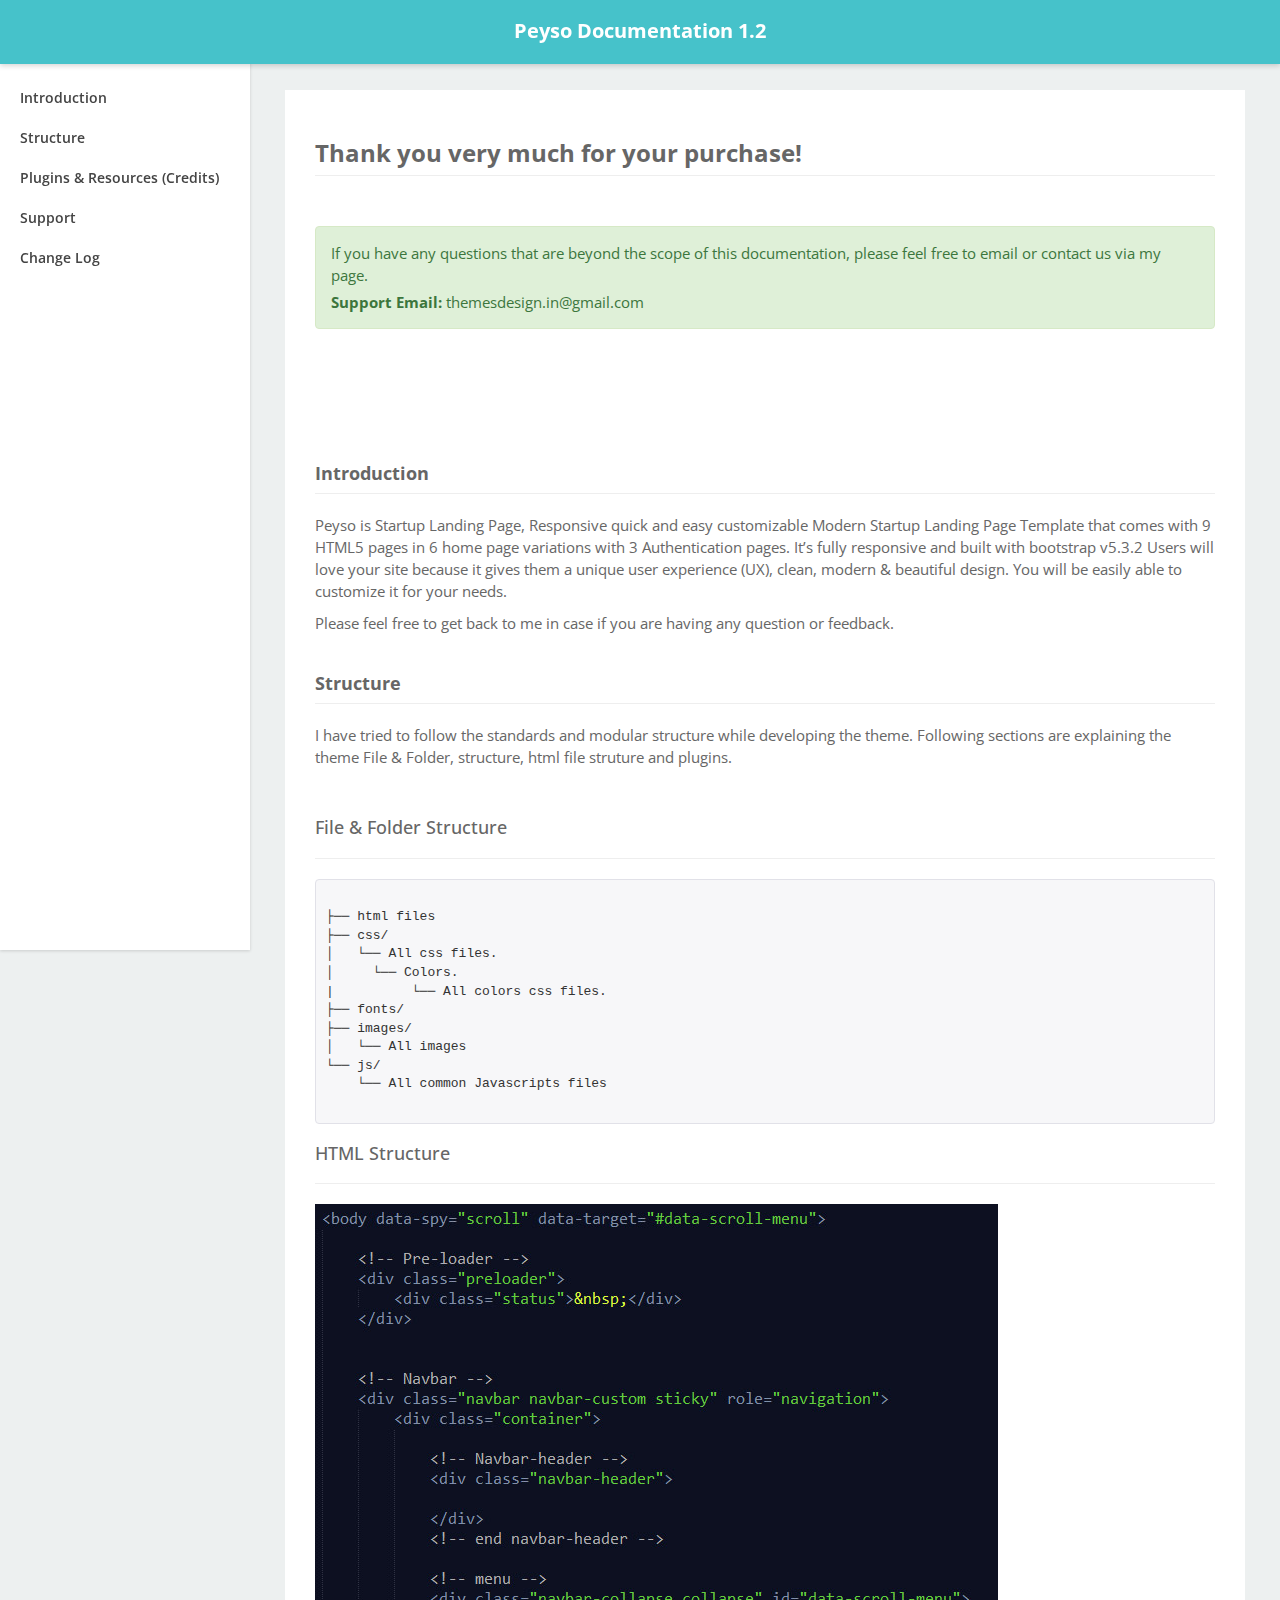
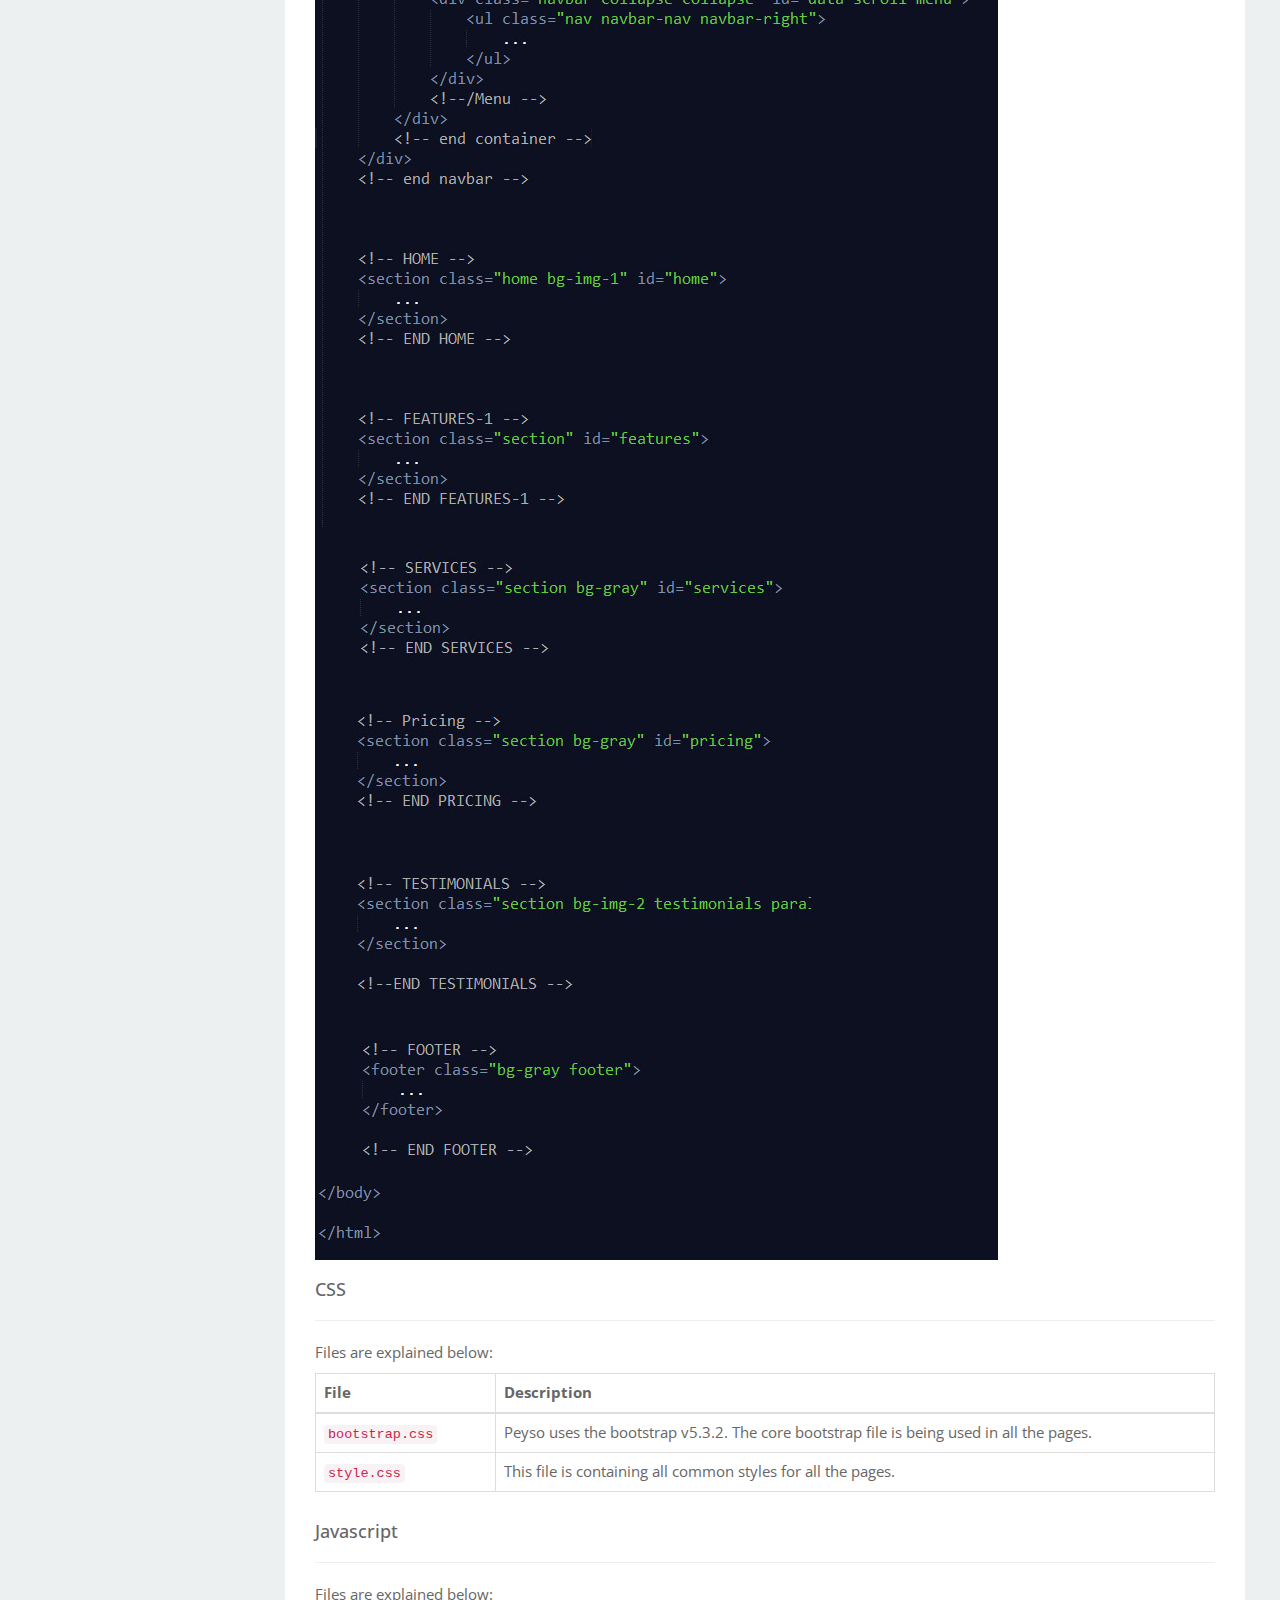
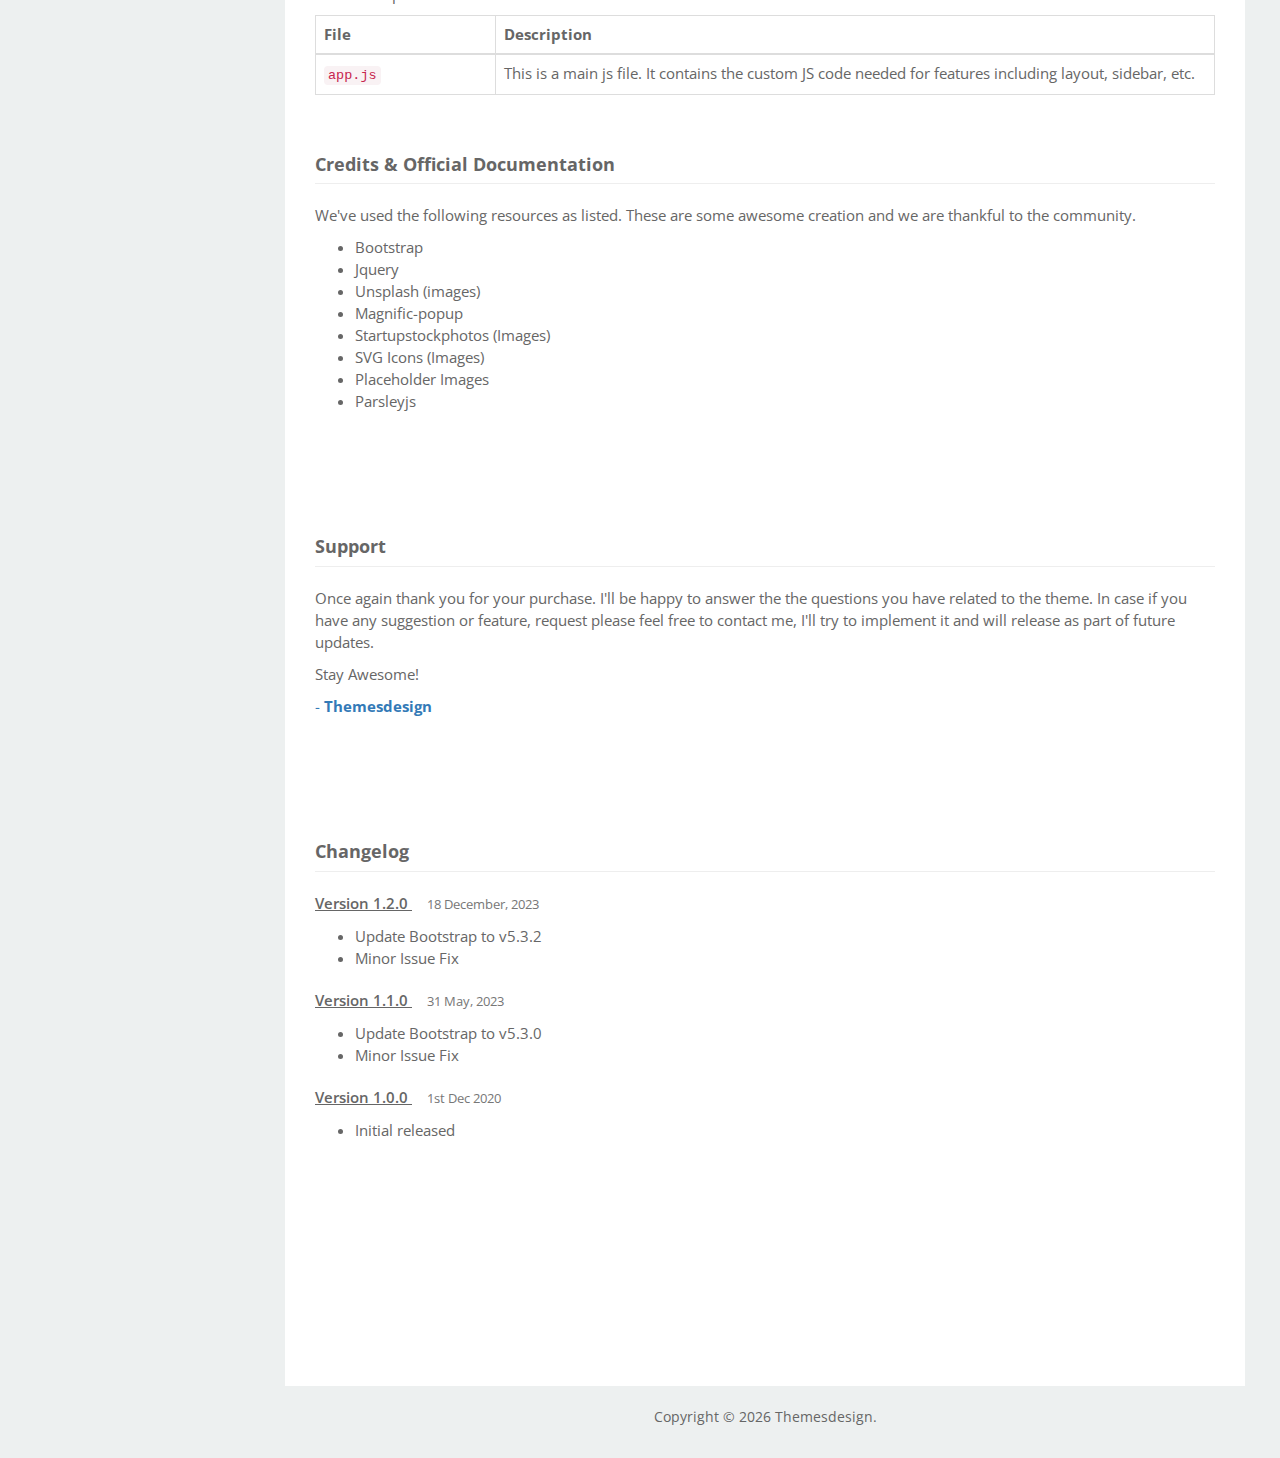
<file: Documentation/index.html>
<!DOCTYPE html>
<html lang="en">

<head>
	<!--SEO Meta Tags-->
	<meta charset="utf-8" />
	<!-- SITE TITLE -->
	<title>Peyso | Responsive Bootstrap Landing Template</title>
	<meta name="viewport" content="width=device-width, initial-scale=1.0, maximum-scale=1.0, user-scalable=no" />
	<meta content="Responsive Bootstrap Multi-Purpose Landing Page Template" name="description" />
	<meta name="keywords" content="Landing, Bootstrap, Landing page, Template, Registration, Landing">
	<meta content="Themesdesign" name="author" />
	<meta http-equiv="X-UA-Compatible" content="IE=edge" />

	<link rel="shortcut icon" href="favicon.ico">

	<!-- Google-Fonts -->
	<link rel="stylesheet" href="http://fonts.googleapis.com/css?family=Open+Sans:300italic,400italic,600italic,700italic,800italic,400,300,600,700,800">

	<!-- Bootstrap Core CSS -->
	<link href="css/bootstrap.min.css" rel="stylesheet">

	<link rel="stylesheet" type="text/css" href="css/prettify.css" />

	<!-- Custom CSS -->
	<link href="css/styles.css" rel="stylesheet">

	<!-- HTML5 Shim and Respond.js IE8 support of HTML5 elements and media queries -->
	<!-- WARNING: Respond.js doesn't work if you view the page via file:// -->
	<!--[if lt IE 9]>
	<script src="https://oss.maxcdn.com/libs/html5shiv/3.7.0/html5shiv.js"></script>
	<script src="https://oss.maxcdn.com/libs/respond.js/1.4.2/respond.min.js"></script>
	<![endif]-->

</head>

<body>

	<nav class="navbar navbar-default navbar-fixed-top">
		<div class="container-fluid">
			<!-- Brand and toggle get grouped for better mobile display -->
			<div class="text-center">
				<a class="logo" href="#">Peyso Documentation 1.2</a>
			</div>
		</div><!-- /.container-fluid -->
	</nav>

	<div id="wrapper">

		<!-- Sidebar -->
		<div id="sidebar-wrapper">
			<ul class="sidebar-nav">
				<li>
					<a href="#intro">Introduction</a>
				</li>
				<li>
					<a href="#structure">Structure</a>
				</li>
				<li>
					<a href="#credits">Plugins &amp; Resources (Credits)</a>
				</li>
				<li>
					<a href="#support">Support</a>
				</li>
				<li><a href="#changelog">Change Log</a></li>
			</ul>
		</div>
		<!-- /#sidebar-wrapper -->

		<!-- Page Content -->
		<div id="page-content-wrapper">
			<div class="container-fluid">
				<div class="row">
					<div class="col-lg-12">
						<div class="right-bar">

							<div class="com-container">

								<div id="intro" class="com-container">
									<h3 class="page-header">Thank you very much for your purchase!</h3>

									<div class="p-t-20">
										<div class="alert alert-success alert-dismissable">
											<p>If you have any questions that are beyond the scope of this documentation, please feel free to email or contact us via my page.</p>
											<p><b>Support Email:</b> themesdesign.in@gmail.com</p>
										</div>
									</div>
								</div>

								<h4 class="page-header">Introduction</h4>

								<p>Peyso is Startup Landing Page, Responsive quick and easy customizable Modern Startup Landing Page Template that comes with 9 HTML5 pages in 6 home page variations with 3 Authentication pages. It’s fully responsive and built with bootstrap v5.3.2 Users will love your site because it gives them a unique user experience (UX), clean, modern & beautiful design. You will be easily able to customize it for your needs.
								</p>
								<p>
									Please feel free to get back to me in case if you are having any question or feedback.
								</p>



								<div id="structure" class="com-container">
									<h4 class="page-header">Structure</h4>
									<p>I have tried to follow the standards and modular structure while developing the theme. Following sections are explaining the theme File &amp; Folder, structure, html file struture and plugins.</p>

									<div class="row p-t-20">
										<div class="col-sm-12">
											<h4>File &amp; Folder Structure</h4>
											<hr />

											<pre class="prettyprint">

├── html files
├── css/
│   └── All css files.
│     └── Colors.
|          └── All colors css files.
├── fonts/
├── images/
│   └── All images
└── js/
    └── All common Javascripts files

</pre>


											<div class="row">
												<div class="col-sm-12 p-t-30">
													<h4>HTML Structure</h4>
													<hr />
													<p>
														<img src="html.jpg" alt="htnl-img" class="img-responsive">
													</p>
												</div>
											</div>

											<div class="row">
												<div class="col-sm-12 p-t-30">
													<h4>CSS</h4>
													<hr />

													<p class="m-t-20">Files are explained below: </p>

													<table class="table table-bordered m-0">
														<thead>
															<tr>
																<th style="width: 20%;"><i class="ti-file"></i> File</th>
																<th>Description</th>
															</tr>
														</thead>
														<tbody>
															<tr>
																<td>
																	<code>bootstrap.css</code>
																</td>
																<td>
																	Peyso uses the bootstrap v5.3.2. The core bootstrap file is being used in all the pages.
																</td>
															</tr>

															<tr>
																<td>
																	<code>style.css</code>
																</td>
																<td>
																	This file is containing all common styles for all the pages.
																</td>
															</tr>

														</tbody>
													</table>

												</div>
											</div>
										</div>

										<div class="col-sm-12 p-t-30">
											<h4>Javascript</h4>
											<hr />

											<p class="m-t-20">Files are explained below: </p>

											<table class="table table-bordered m-0">
												<thead>
													<tr>
														<th style="width: 20%;"><i class="ti-file"></i> File</th>
														<th>Description</th>
													</tr>
												</thead>
												<tbody>

													<tr>
														<td>
															<code>app.js</code>
														</td>
														<td>
															This is a main js file. It contains the custom JS code needed for features including
															layout, sidebar, etc.
														</td>
													</tr>
												</tbody>
											</table>
										</div>
									</div>



									<div id="credits" class="com-container">
										<h4 class="page-header">Credits &amp; Official Documentation</h4>
										<p>We've used the following resources as listed. These are some awesome creation and we are thankful to the community.</p>

										<ul class="">
											<li><a href="http://getbootstrap.com/">Bootstrap</a></li>
											<li><a href="https://jquery.com/">Jquery</a></li>
											<li><a href="https://unsplash.com/">Unsplash (images)</a></li>
											<li><a href="http://dimsemenov.com/plugins/magnific-popup/">Magnific-popup</a></li>
											<li><a href="http://startupstockphotos.com/">Startupstockphotos (Images)</a></li>
											<li><a href="https://icons8.com/c/flat-color-icons">SVG Icons (Images)</a></li>
											<li><a href="http://placehold.it/">Placeholder Images</a></li>
											<li><a href="http://parsleyjs.org/">Parsleyjs</a></li>

										</ul>
									</div>

									<div id="support" class="com-container">
										<h4 class="page-header">Support</h4>
										<p class="m-t-20">
											Once again thank you for your purchase. I'll be happy to answer the the questions you have related to the theme.
											In case if you have any suggestion or feature, request please feel free to contact me, I'll try to implement it and will release as part of future updates.
										</p>

										<p>
											Stay Awesome!
										</p>

										<p class="text-primary">
											- <strong>Themesdesign</strong>
										</p>
									</div>

									<div id="changelog" class="com-container">

										<h4 class="page-header">Changelog</h4>
										<p style="margin-top: 20px;"><span style="text-decoration: underline; font-weight: 600;">Version 1.2.0 </span> &nbsp;&nbsp;&nbsp;<small class="text-muted"> 18 December, 2023</small></p>

										<ul>
											<li>
												Update Bootstrap to v5.3.2
											</li>
											<li>
												Minor Issue Fix
											</li>
										</ul>

										<p style="margin-top: 20px;"><span style="text-decoration: underline; font-weight: 600;">Version 1.1.0 </span> &nbsp;&nbsp;&nbsp;<small class="text-muted"> 31 May, 2023</small></p>

										<ul>
											<li>
												Update Bootstrap to v5.3.0
											</li>
											<li>
												Minor Issue Fix
											</li>
										</ul>

										<p style="margin-top: 20px;"><span style="text-decoration: underline; font-weight: 600;">Version 1.0.0 </span> &nbsp;&nbsp;&nbsp;<small class="text-muted"> 1st Dec 2020</small></p>

										<ul>
											<li>
												Initial released
											</li>
										</ul>

									</div>

								</div>
							</div>
						</div>
					</div>
				</div>
				<!-- /#page-content-wrapper -->

				<div class="text-center">
					<p class="copy">Copyright ©
						<script>document.write(new Date().getFullYear())</script> Themesdesign.
					</p>
				</div>
			</div>
			<!-- /#wrapper -->

			<!-- jQuery -->
			<script src="js/jquery.js"></script>

			<!-- Bootstrap Core JavaScript -->
			<script src="js/bootstrap.min.js"></script>

			<script src="js/jquery.easing.min.js"></script>

			<script type="text/javascript" src="js/prettify.js"></script>

			<!-- Menu Toggle Script -->
			<script>

				//jQuery for page scrolling feature - requires jQuery Easing plugin
				$(function () {
					$('.sidebar-nav a').bind('click', function (event) {
						var $anchor = $(this);
						$('html, body').stop().animate({
							scrollTop: $($anchor.attr('href')).offset().top - 100
						}, 1500, 'easeInOutExpo');
						event.preventDefault();
					});
				});
			</script>

</body>

</html>
</file>
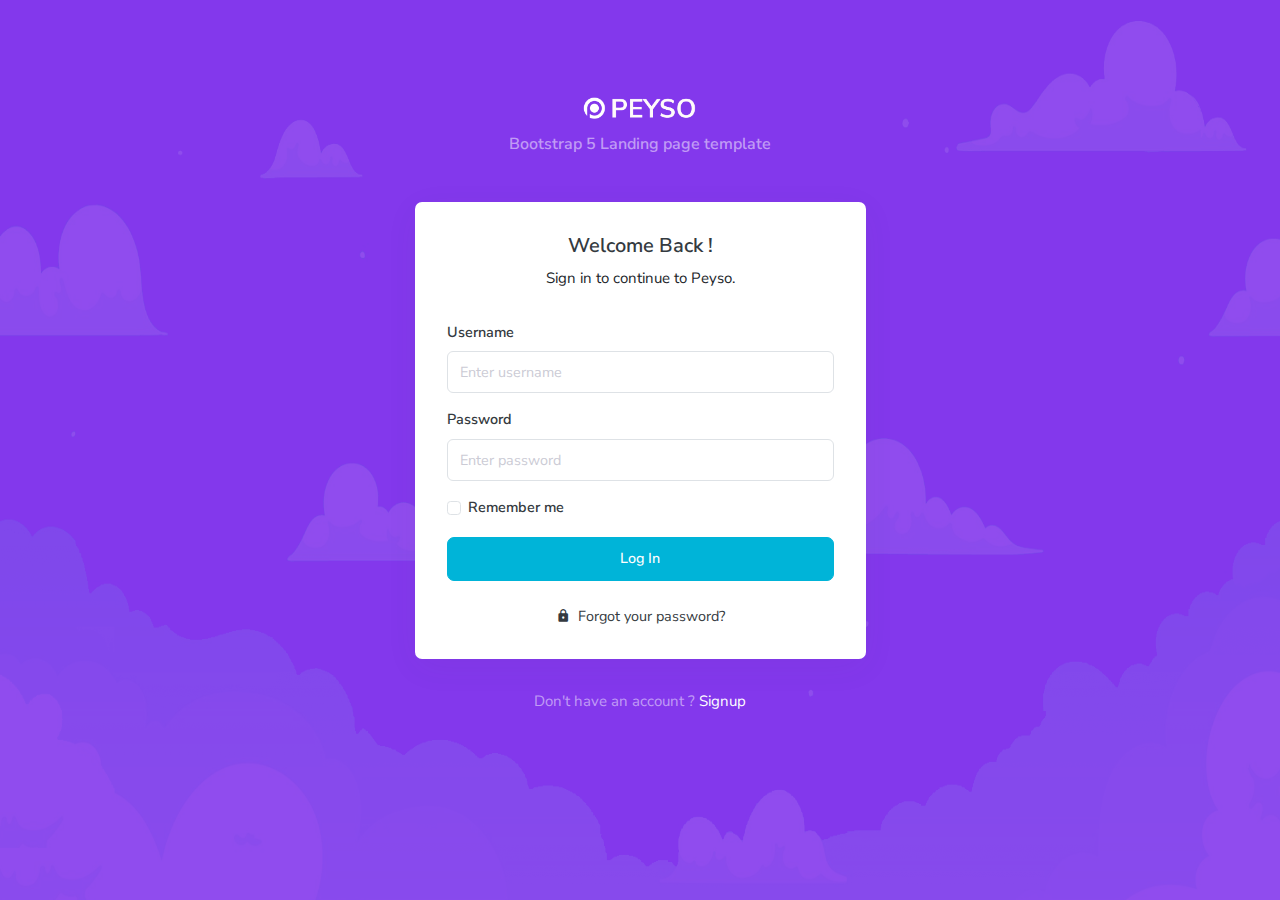
<file: HTML/auth-login.html>
<!DOCTYPE html>
<html lang="en">

<head>
    <meta charset="UTF-8">
    <meta name="viewport" content="width=device-width, initial-scale=1">
    <title>Login | Peyso - Bootstrap 5 Landing Page Template</title>
    <meta name="description" content="" />
    <meta name="keywords" content="" />
    <meta name="author" content="Themesbrand" />

    <!-- App favicon -->
    <link rel="shortcut icon" href="images/favicon.ico">

    <!-- Bootstrap core CSS -->
    <link rel="stylesheet" href="css/bootstrap.min.css" type="text/css">

    <!-- Material Icon -->
    <link rel="stylesheet" type="text/css" href="css/materialdesignicons.min.css" />

    <!-- Custom  sCss -->
    <link rel="stylesheet" type="text/css" href="css/style.min.css" />

</head>

<body class="bg-primary">

    <div class="authentication-page hero-1 py-5">
        <!-- bg-overlay-img -->
        <div class="bg-overlay overflow-hidden bg-transparent">
            <div class="hero-1-bg"></div>
        </div>

        <div class="container">
            <div class="row justify-content-center  mt-sm-5">
                <div class="col-md-8 col-lg-6 col-xl-5">
                    <div>
                        <div class="text-center mb-5">
                            <a href="index-1.html" class="mb-3 d-block auth-logo">
                                    <img src="images/logo-light.png" alt="" height="22" class="logo">
                                </a>
                            <h5 class="font-16 text-white-50">Bootstrap 5 Landing page template</h5>
                        </div>

                        <div class="card">
                            <div class="card-body p-4">
                                <div class="text-center mt-2">
                                    <h5>Welcome Back !</h5>
                                    <p>Sign in to continue to Peyso.</p>

                                </div>

                                <div class="p-2 mt-4">
                                    <form action="index-1.html">

                                        <div class="mb-3">
                                            <label class="form-label" for="username">Username</label>
                                            <input type="text" class="form-control" id="username" placeholder="Enter username">
                                        </div>

                                        <div class="mb-3">
                                            <label class="form-label" for="userpassword">Password</label>
                                            <input type="password" class="form-control" id="userpassword" placeholder="Enter password">
                                        </div>

                                        <div class="form-check">
                                            <input type="checkbox" class="form-check-input" id="auth-remember-check">
                                            <label class="form-check-label" for="auth-remember-check">Remember me</label>
                                        </div>

                                        <div class="mt-3 d-grid">
                                            <a href="index-1.html" class="btn btn-info" type="submit">Log In</a>
                                        </div>


                                        <div class="mt-4 text-center">
                                            <a href="auth-recoverpw.html" class="text-body"><i class="mdi mdi-lock me-1"></i> Forgot your password?</a>
                                        </div>
                                    </form>
                                    <!-- end-form -->
                                </div>
                            </div>
                        </div>

                        <div class="mt-4 text-center text-white-50">
                            <p>Don't have an account ? <a href="auth-register.html" class="font-weight-semibold text-white"> Signup </a> </p>
                        </div>

                    </div>
                </div>
            </div>
            <!-- end row -->
        </div>
        <!-- end container -->
    </div>


    <!-- Javascript -->
    <script src="js/bootstrap.bundle.min.js"></script>

    <!-- unicon -->
    <script src="https://unicons.iconscout.com/release/v2.1.11/script/monochrome/bundle.js"></script>

</body>

</html>
</file>
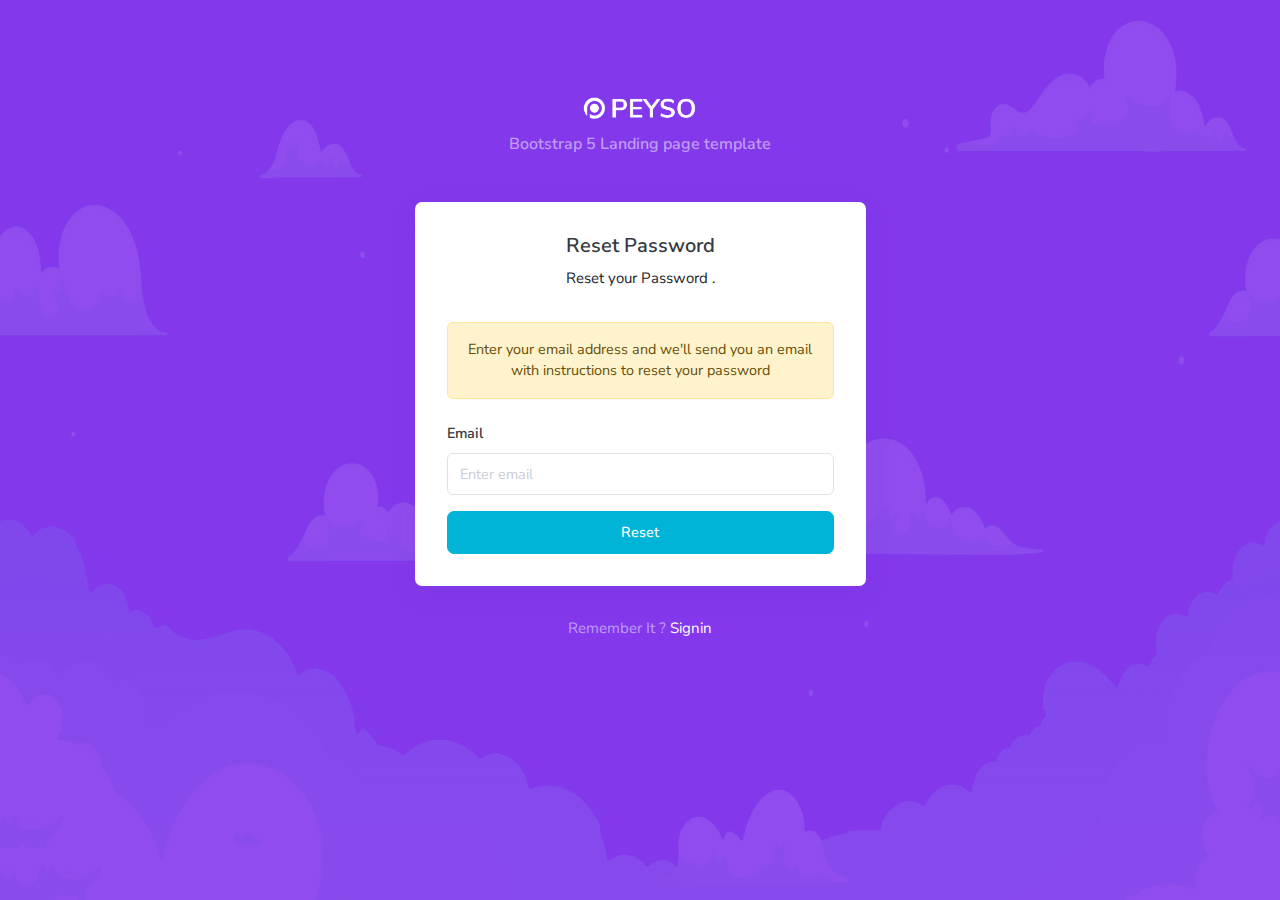
<file: HTML/auth-recoverpw.html>
<!DOCTYPE html>
<html lang="en">

    <head>
        <meta charset="UTF-8">
        <meta name="viewport" content="width=device-width, initial-scale=1">
        <title>Recover Password | Peyso - Bootstrap 5 Landing Page Template</title>
        <meta name="description" content="" />
        <meta name="keywords" content="" />
        <meta name="author" content="Themesbrand" />

        <!-- App favicon -->
        <link rel="shortcut icon" href="images/favicon.ico">

        <!-- Bootstrap core CSS -->
        <link rel="stylesheet" href="css/bootstrap.min.css" type="text/css">

        <!-- Material Icon -->
        <link rel="stylesheet" type="text/css" href="css/materialdesignicons.min.css" />

        <!-- Custom  sCss -->
        <link rel="stylesheet" type="text/css" href="css/style.min.css" />

    </head>

    <body class="bg-primary">

        <div class="authentication-page hero-1 py-5">
            <!-- bg-overlay-img -->
        <div class="bg-overlay overflow-hidden bg-transparent">
            <div class="hero-1-bg"></div>
        </div>

            <div class="container">
                <div class="row justify-content-center  mt-sm-5">
                    <div class="col-md-8 col-lg-6 col-xl-5">
                        <div>
                            <div class="text-center mb-5">
                                <a href="index-1.html" class="mb-3 d-block auth-logo">
                                    <img src="images/logo-light.png" alt="" height="22" class="logo">
                                </a>
                                <h5 class="font-16 text-white-50">Bootstrap 5 Landing page template</h5>
                            </div>
                            
                            <div class="card">
                                <div class="card-body p-4">
                                    <div class="text-center mt-2">
                                        <h5>Reset Password</h5>
                                        <p>Reset your Password .</p>
                                        
                                    </div>

                                    <div class="p-2 mt-4">
                                        <div class="alert alert-warning text-center mb-4" role="alert">
                                            Enter your email address and we'll send you an email with instructions to reset your password
                                        </div>
                                        <form action="index-1.html">
            
                                            <div class="mb-3">
                                                <label class="form-label" for="useremail-input">Email</label>
                                                <input type="email" class="form-control" id="useremail-input" placeholder="Enter email">
                                            </div>

                                            <div class="mt-3 d-grid">
                                                <a href="index-1.html" class="btn btn-info" type="submit">Reset</a>
                                            </div>

                                        </form>
                                    </div>
                                </div>
                            </div>
                            <!-- end card -->

                            <div class="mt-4 text-center text-white-50">                            
                                <p>Remember It ? <a href="auth-login.html" class="font-weight-semibold text-white"> Signin </a> </p>
                            </div>
                                
                        </div>
                    </div>
                </div>
                <!-- end row -->
            </div>
            <!-- end container -->
        </div>
        

        <!-- Javascript -->
        <script src="js/bootstrap.bundle.min.js"></script>

        <!-- unicon -->
        <script src="https://unicons.iconscout.com/release/v2.1.11/script/monochrome/bundle.js"></script>

    </body>
</html>
</file>
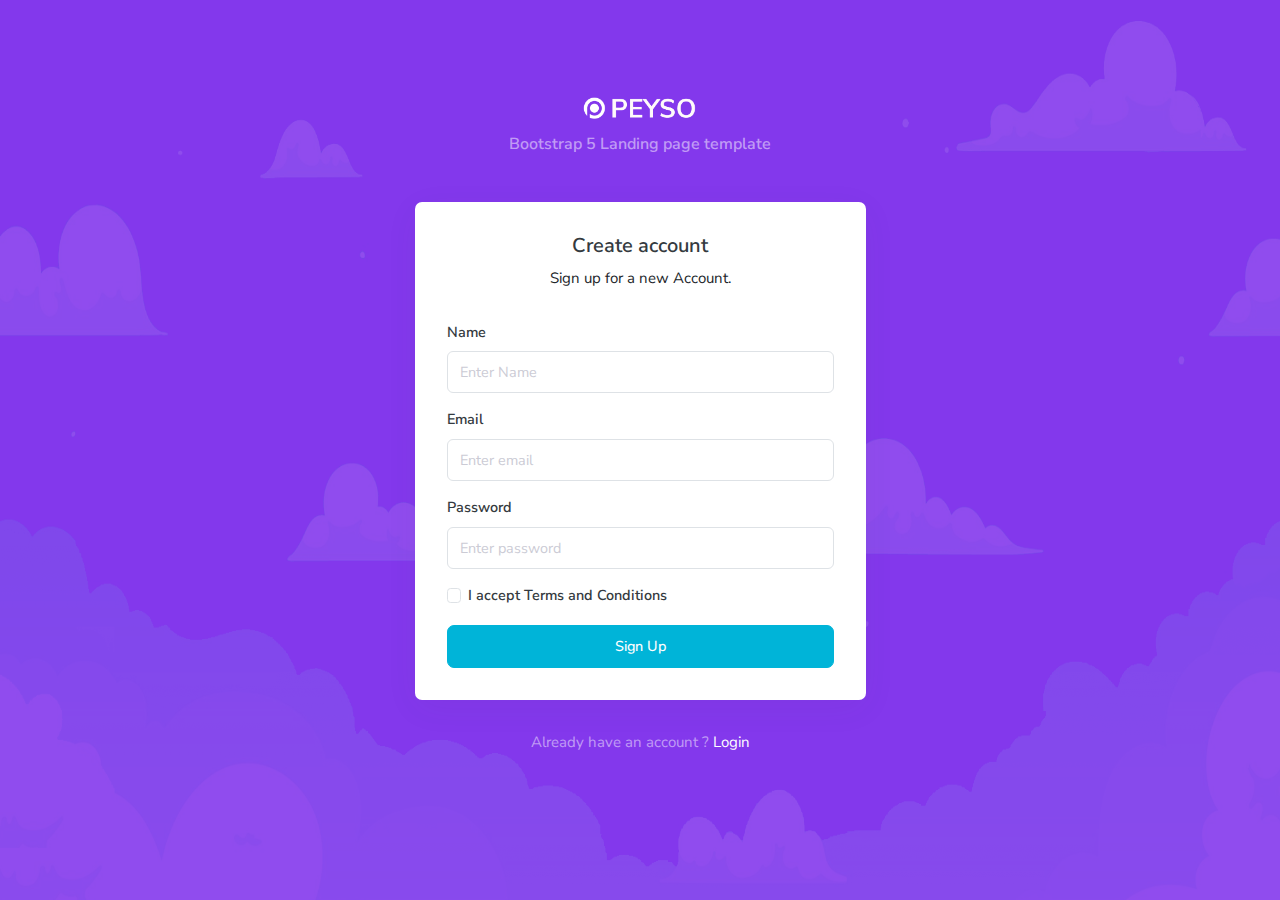
<file: HTML/auth-register.html>
<!DOCTYPE html>
<html lang="en">

    <head>
        <meta charset="UTF-8">
        <meta name="viewport" content="width=device-width, initial-scale=1">
        <title>Signup | Peyso - Bootstrap 5 Landing Page Template</title>
        <meta name="description" content="" />
        <meta name="keywords" content="" />
        <meta name="author" content="Themesbrand" />

        <!-- App favicon -->
        <link rel="shortcut icon" href="images/favicon.ico">

        <!-- Bootstrap core CSS -->
        <link rel="stylesheet" href="css/bootstrap.min.css" type="text/css">

        <!-- Material Icon -->
        <link rel="stylesheet" type="text/css" href="css/materialdesignicons.min.css" />

        <!-- Custom  sCss -->
        <link rel="stylesheet" type="text/css" href="css/style.min.css" />

    </head>

    <body class="bg-primary">

        <div class="authentication-page hero-1 py-5">
            <!-- bg-overlay-img -->
        <div class="bg-overlay overflow-hidden bg-transparent">
            <div class="hero-1-bg"></div>
        </div>

            <div class="container">
                <div class="row justify-content-center  mt-sm-5">
                    <div class="col-md-8 col-lg-6 col-xl-5">
                        <div>
                            <div class="text-center mb-5">
                                <a href="index-1.html" class="mb-3 d-block auth-logo">
                                    <img src="images/logo-light.png" alt="" height="22" class="logo">
                                </a>
                                <h5 class="font-16 text-white-50">Bootstrap 5 Landing page template</h5>
                            </div>
                            
                            <div class="card">
                                <div class="card-body p-4">
                                    <div class="text-center mt-2">
                                        <h5>Create account</h5>
                                        <p>Sign up for a new Account.</p>
                                        
                                    </div>

                                    <div class="p-2 mt-4">
                                        <form action="index-1.html">
            
                                            <div class="mb-3">
                                                <label class="form-label" for="firstname-input">Name</label>
                                                <input type="text" class="form-control" id="firstname-input" placeholder="Enter Name">
                                            </div>

                                            <div class="mb-3">
                                                <label class="form-label" for="useremail-input">Email</label>
                                                <input type="email" class="form-control" id="useremail-input" placeholder="Enter email">        
                                            </div>

                                            <div class="mb-3">
                                                <label class="form-label" for="userpassword-input">Password</label>
                                                <input type="password" class="form-control" id="userpassword-input" placeholder="Enter password">
                                            </div>

                                            <div class="form-check">
                                                <input type="checkbox" class="form-check-input" id="auth-terms-condition-check">
                                                <label class="form-check-label" for="auth-terms-condition-check">I accept <a href="javascript: void(0);" class="text-dark">Terms and Conditions</a></label>
                                            </div>

                                            <div class="mt-3 d-grid">
                                                <a href="index-1.html" class="btn btn-info w-100" type="submit">Sign Up</a>
                                            </div>
                                        </form>
                                        <!-- end form -->
                                    </div>
                                </div>
                            </div>
                            <!-- end card -->
                            

                            <div class="mt-4 text-center text-white-50">
                            
                                <p>Already have an account ? <a href="auth-login.html" class="font-weight-semibold text-white"> Login </a> </p>
                            </div>
                                
                        </div>
                    </div>
                </div>
                <!-- end row -->
            </div>
            <!-- end container -->
        </div>
        

        <!-- Javascript -->
        <script src="js/bootstrap.bundle.min.js"></script>
        <!-- unicon -->
        <script src="https://unicons.iconscout.com/release/v2.1.11/script/monochrome/bundle.js"></script>

    </body>
</html>
</file>
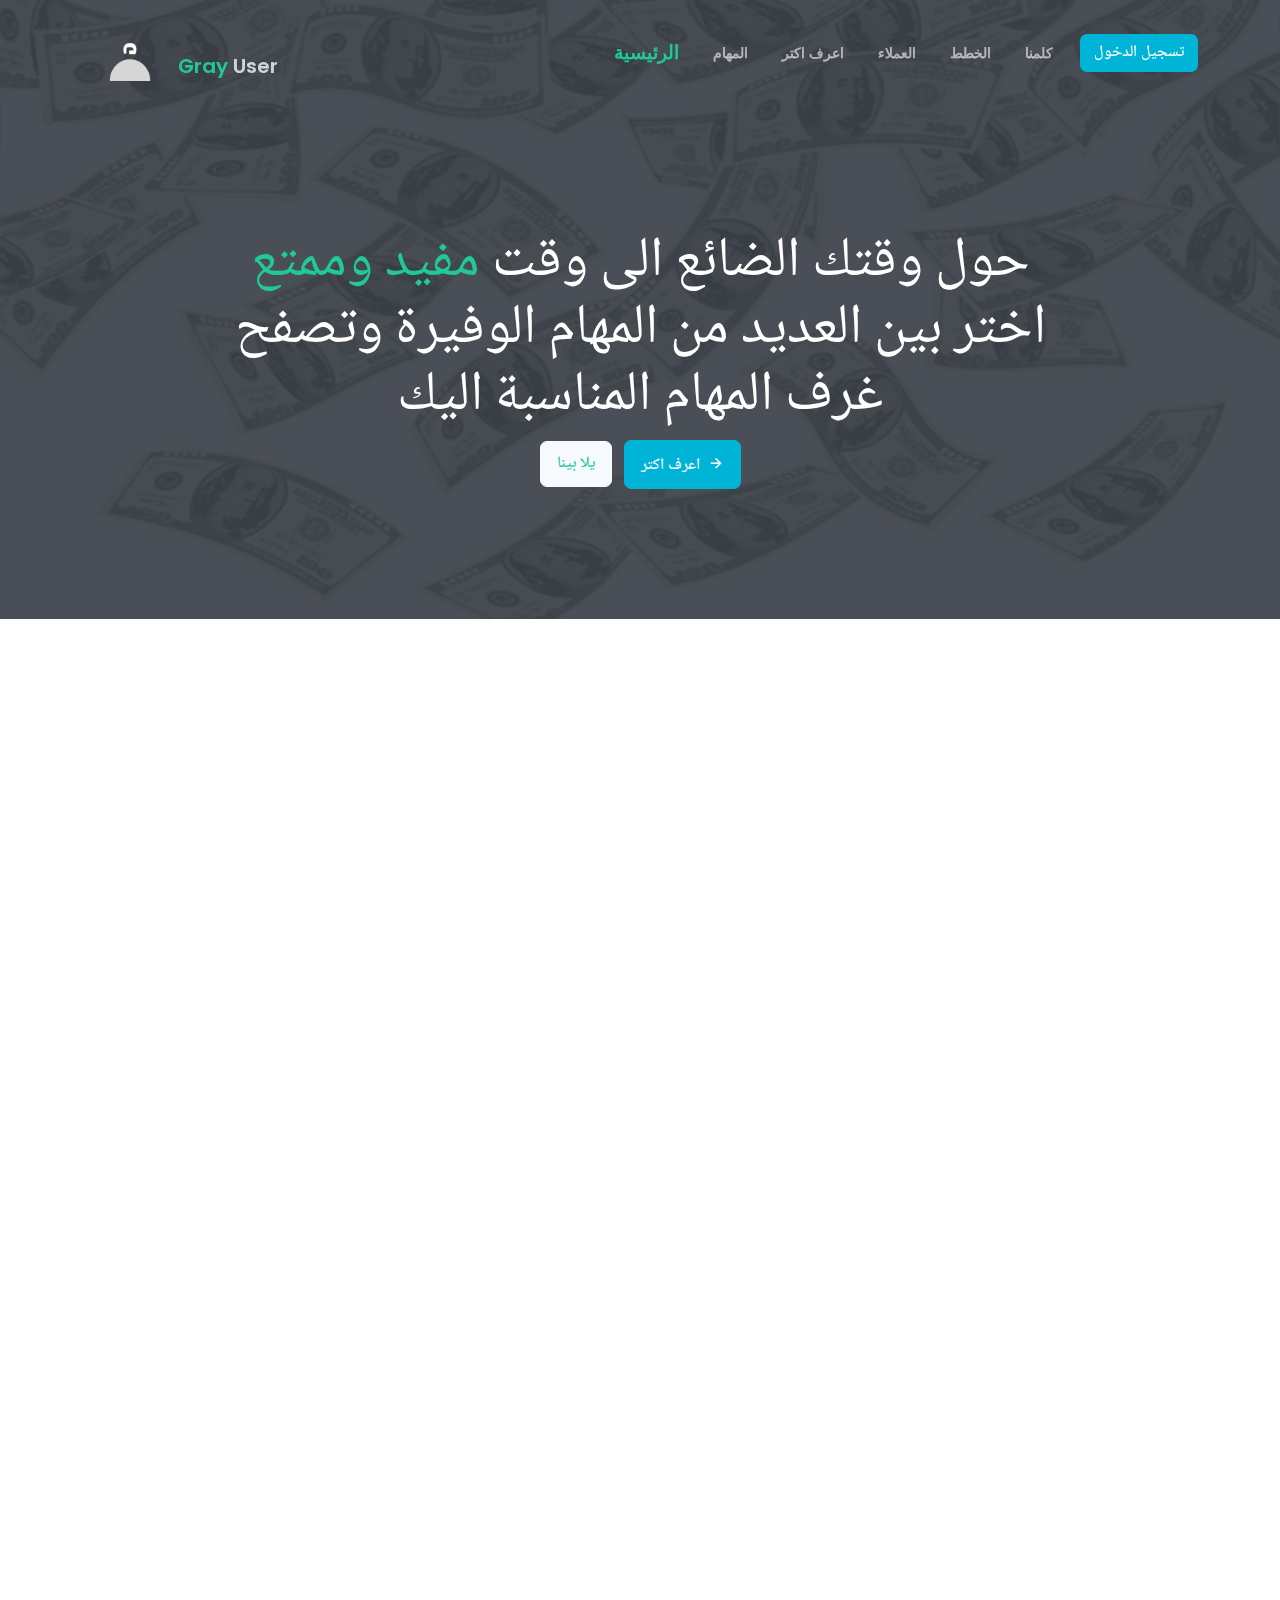
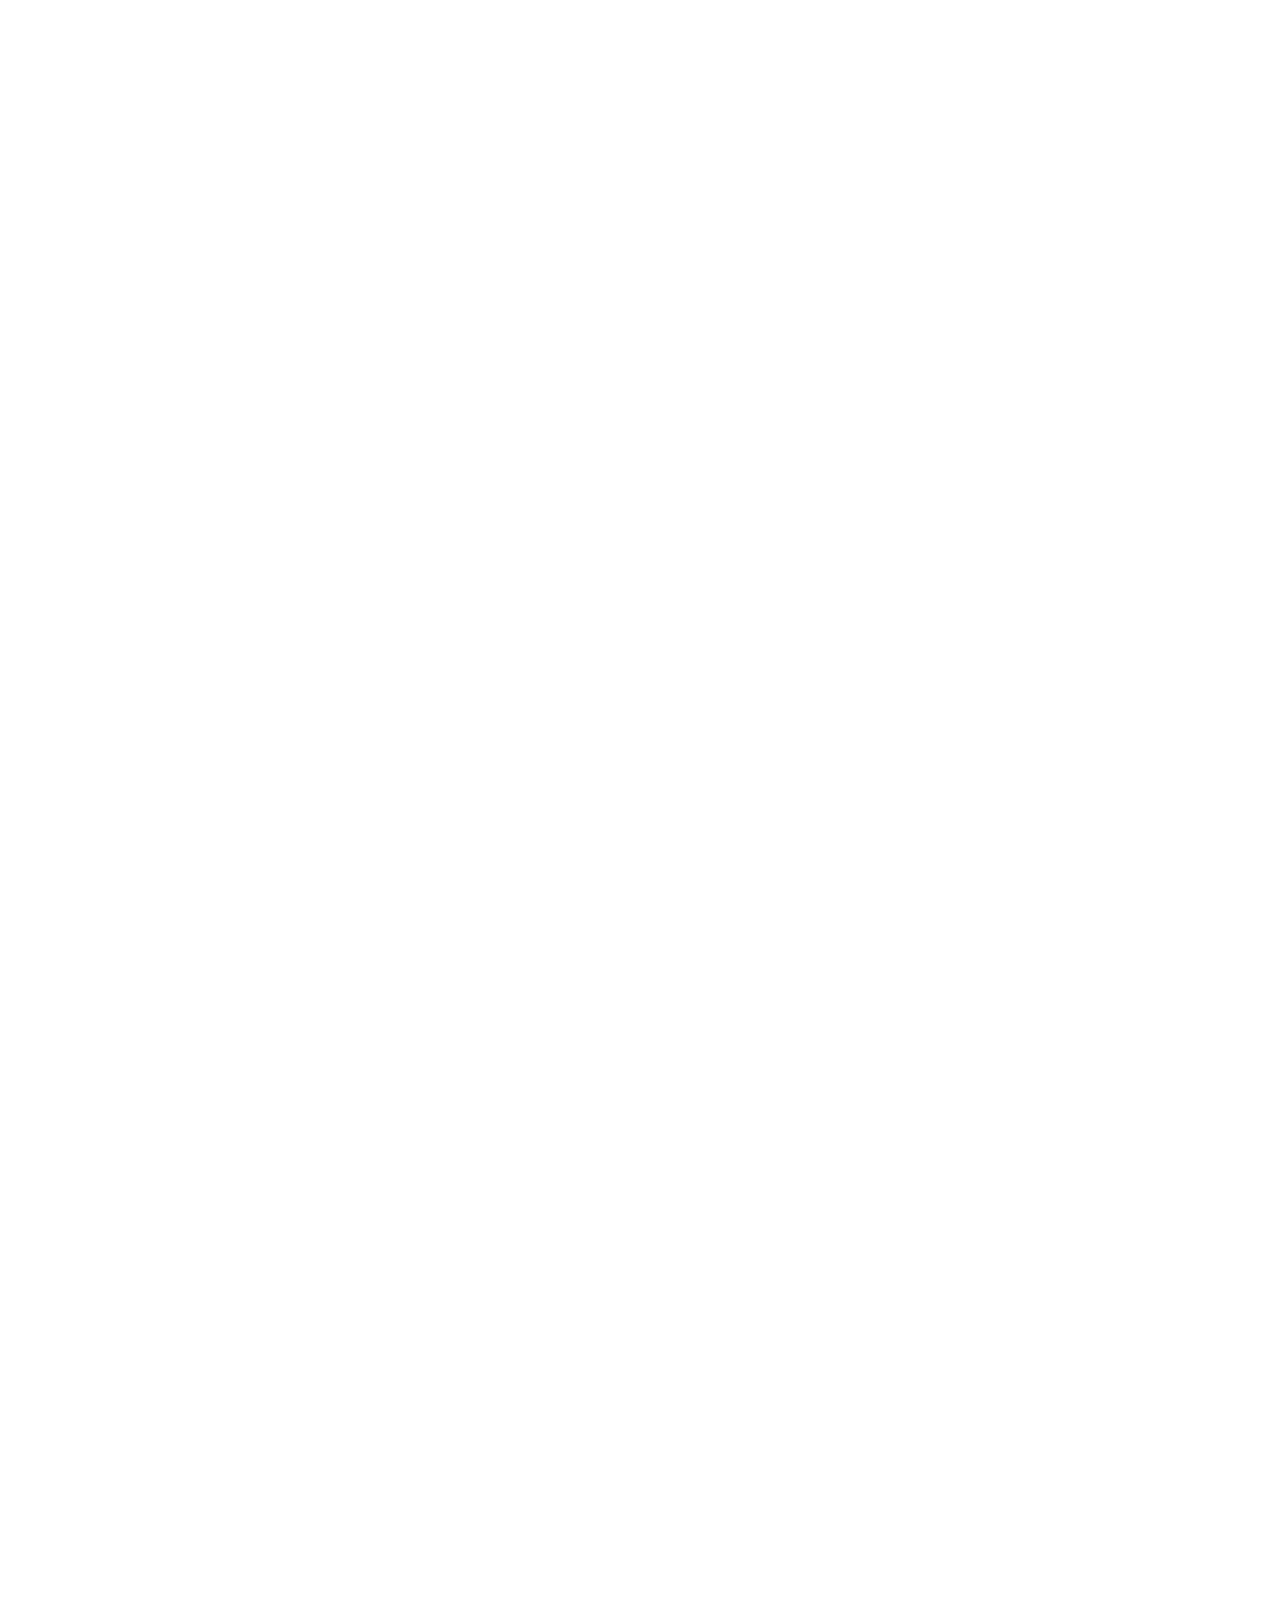
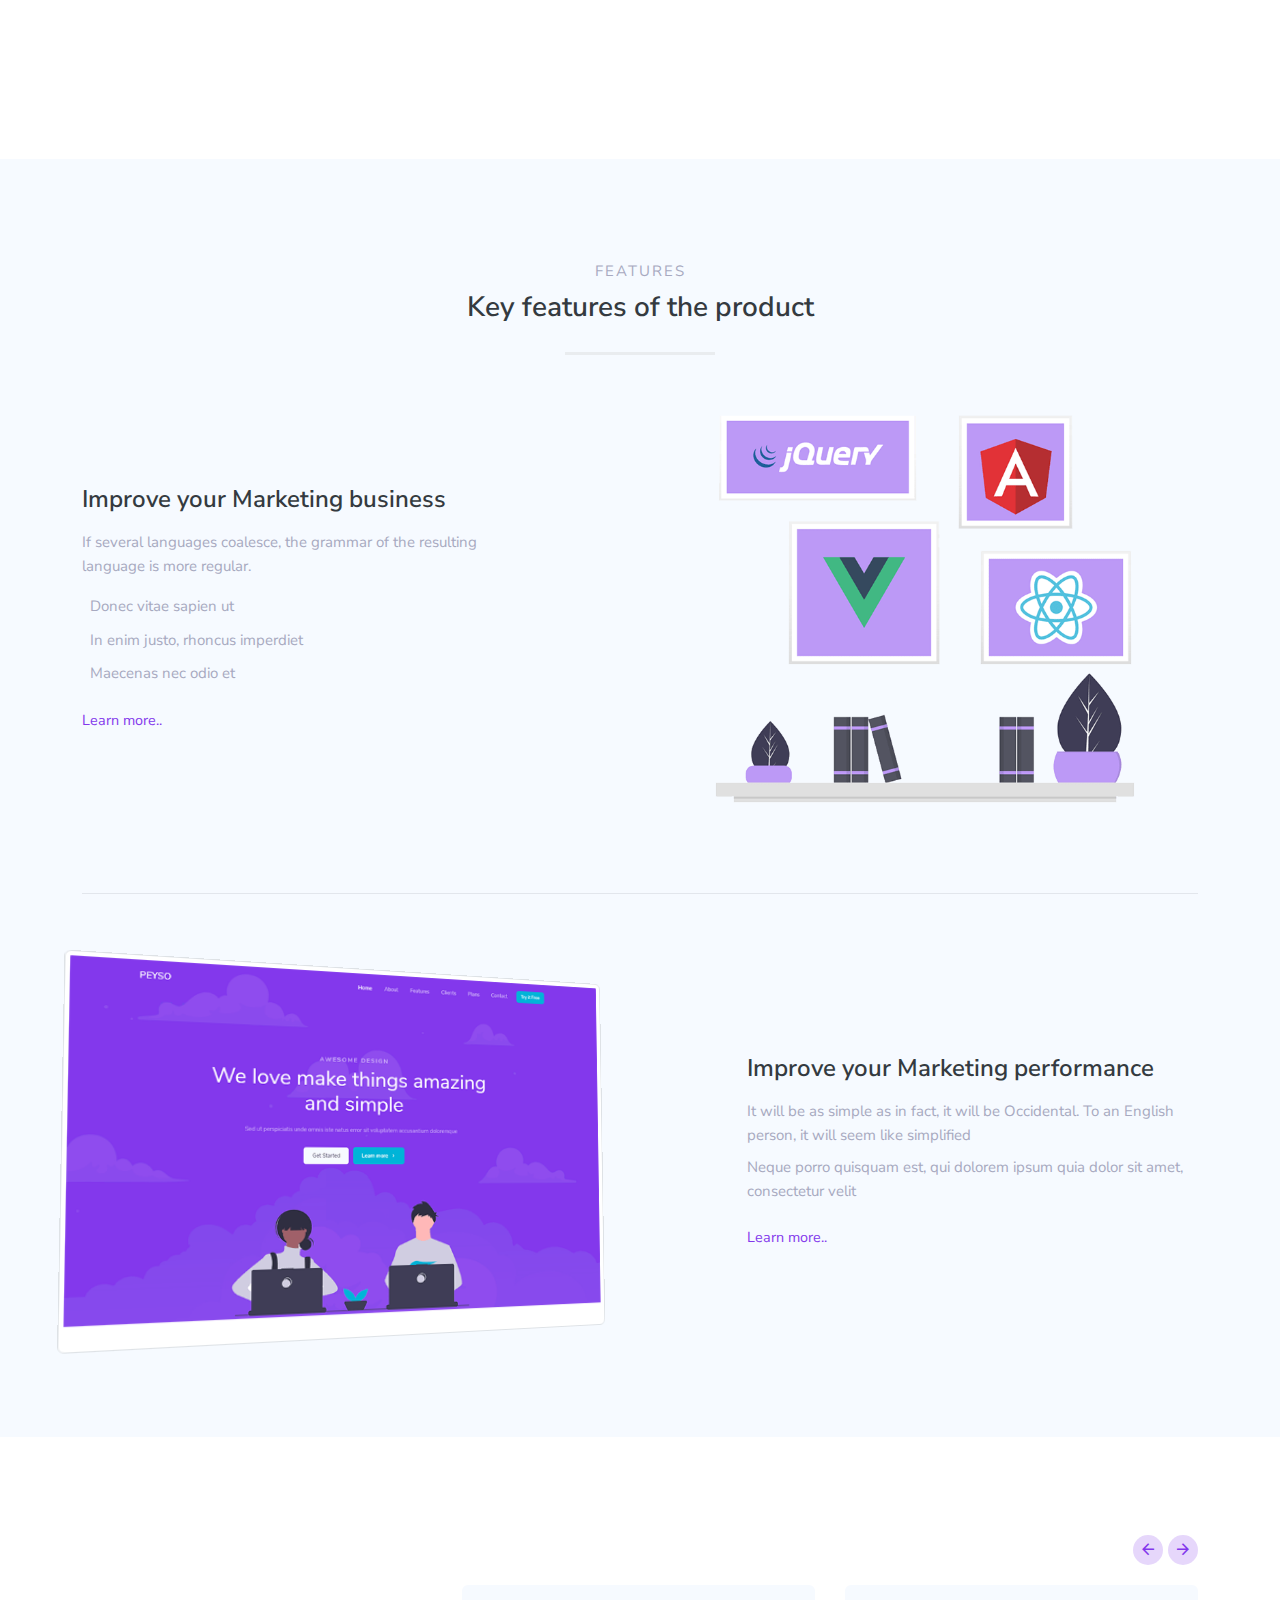
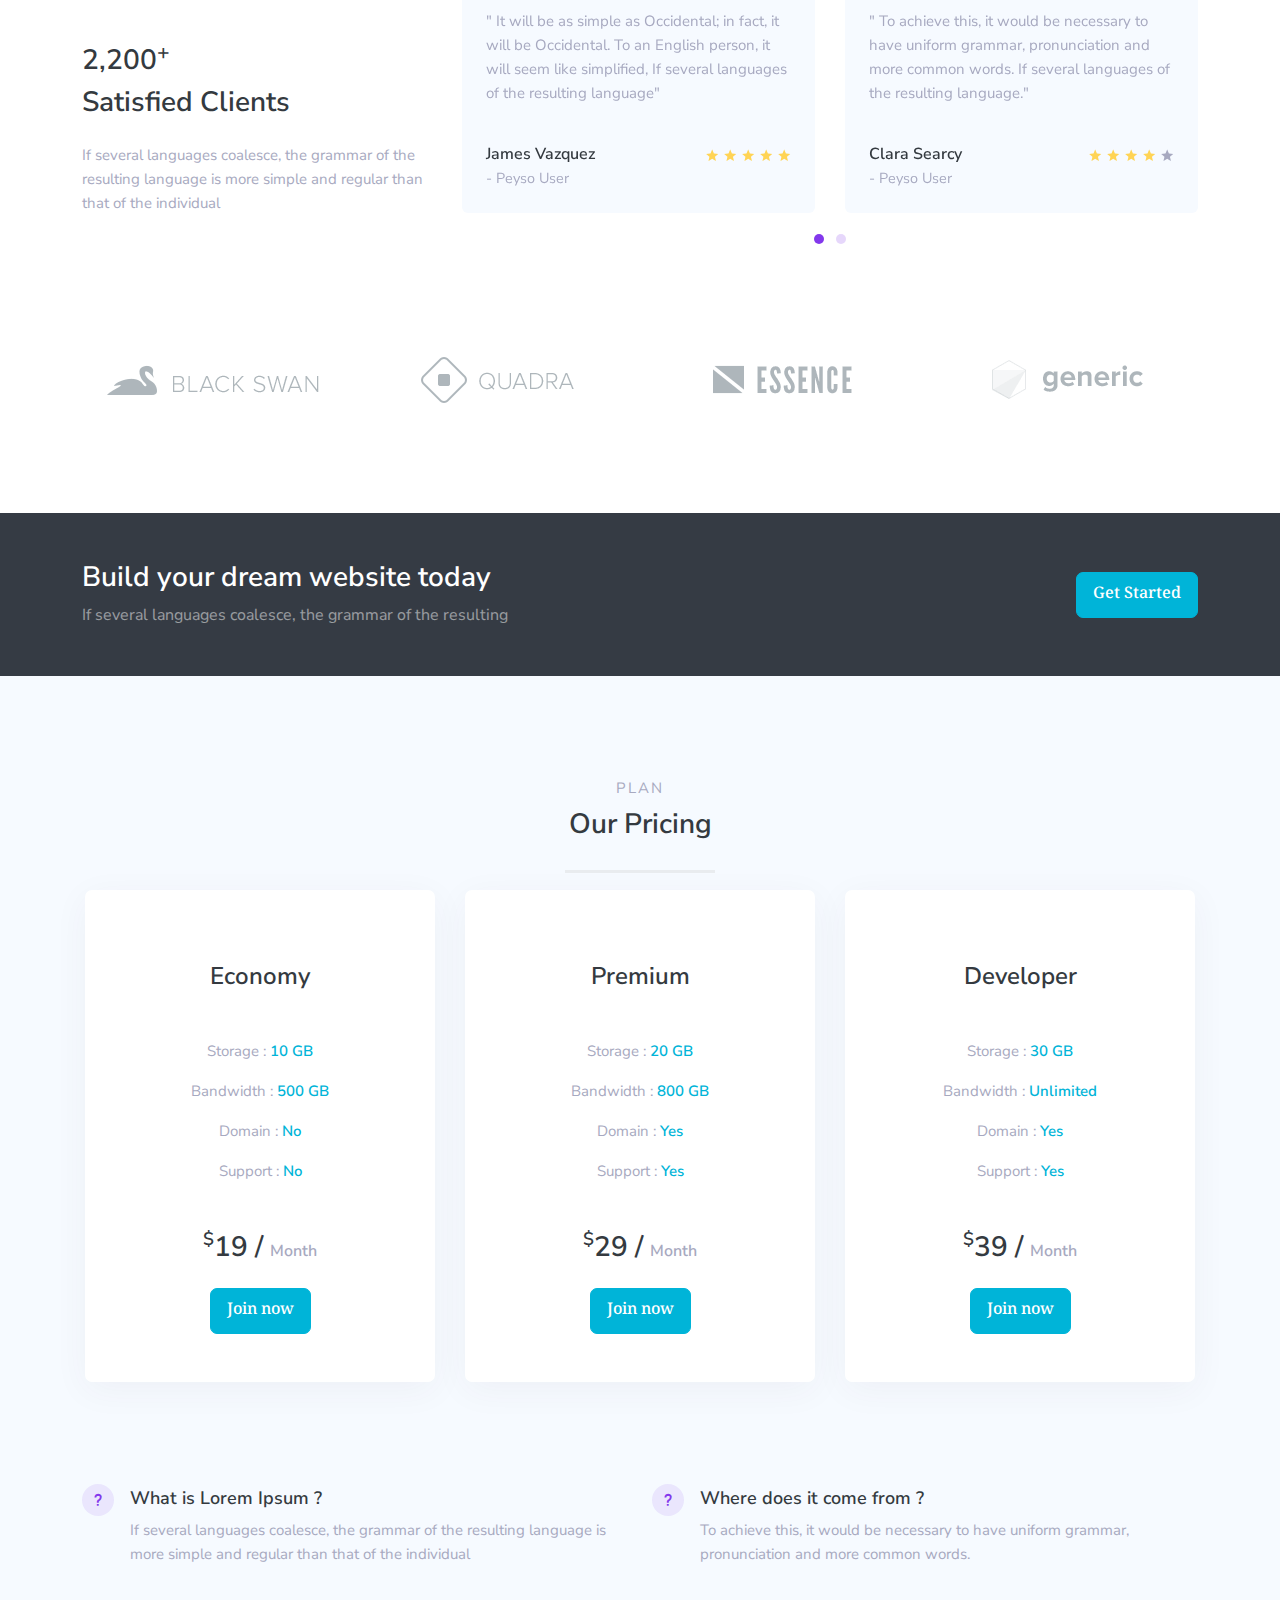
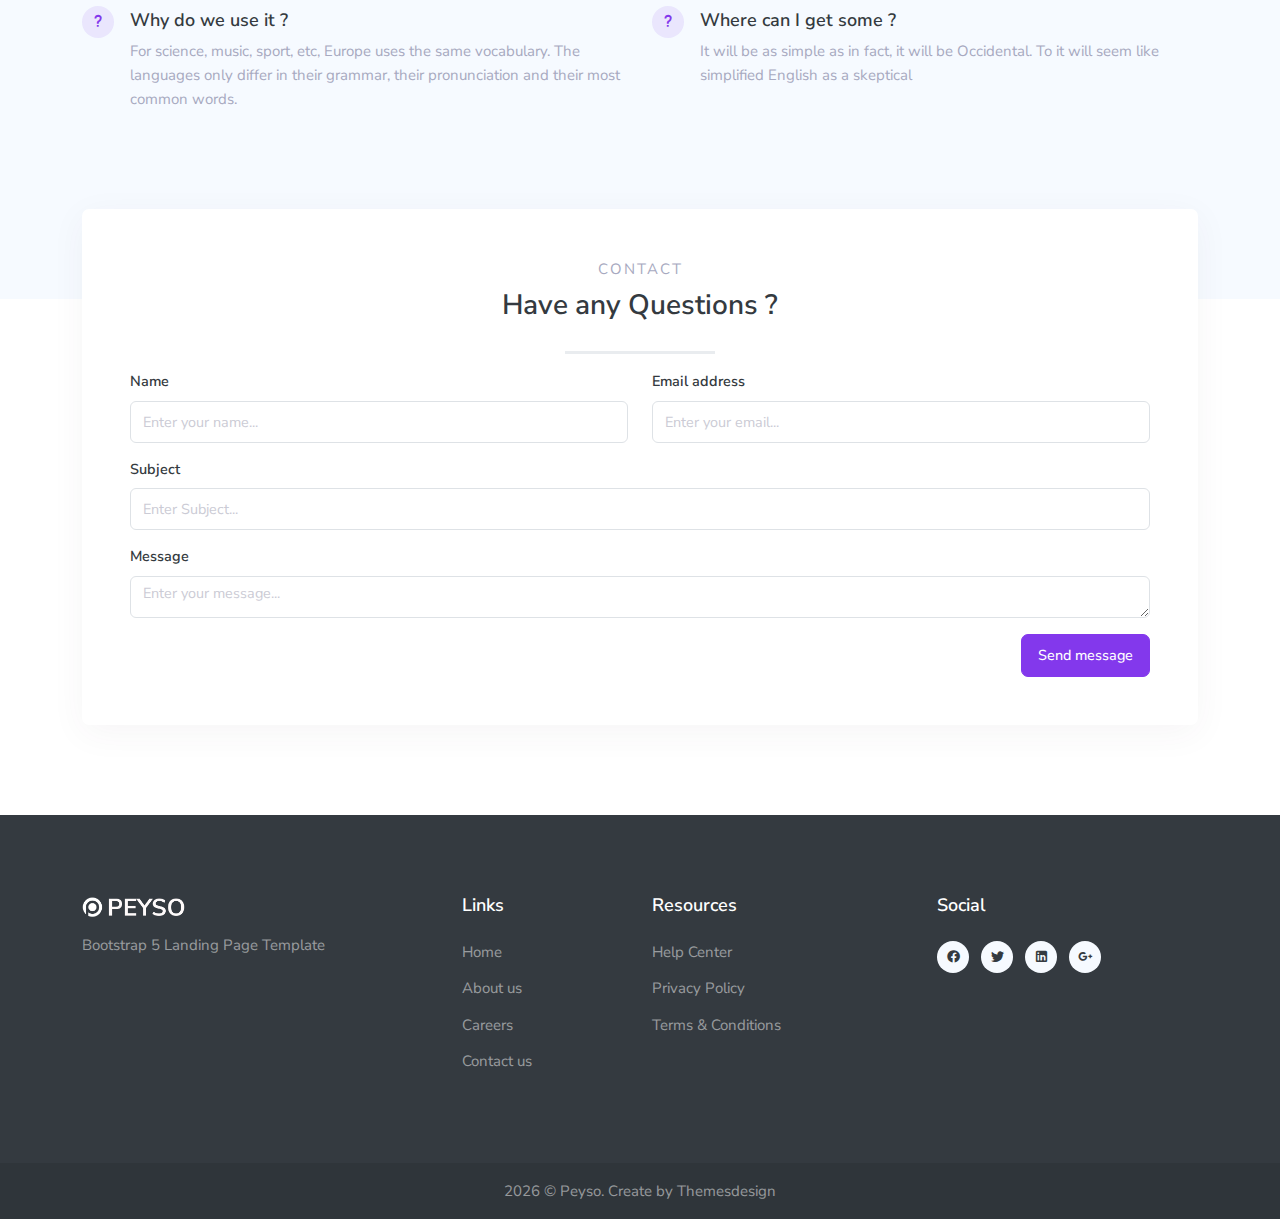
<file: HTML/index-1.html>
<!DOCTYPE html>
<html lang="en">

<head>
    <meta charset="UTF-8" />
    <title>Peyso - Bootstrap 5 Landing Page Template</title>
    <meta name="viewport" content="width=device-width, initial-scale=1" />
    <meta name="description" content="Premium Bootstrap 5 Landing Page Template" />
    <meta name="keywords" content="bootstrap 5, premium, marketing, multipurpose" />
    <meta name="author" content="Themesdesign" />

    <!-- App favicon -->
    <link rel="shortcut icon" href="images/favicon.ico" />

    <!-- Bootstrap core CSS -->
    <link rel="stylesheet" href="css/bootstrap.min.css" type="text/css" />

    <!-- Material Icon -->
    <link rel="stylesheet" type="text/css" href="css/materialdesignicons.min.css" />

    <!-- tinyslider -->
    <link rel="stylesheet" href="css/tiny-slider.css">

    <!-- Custom  sCss -->
    <link rel="stylesheet" type="text/css" href="css/style.min.css" />
    <link rel="stylesheet" href="css/style.css">
</head>

<body data-bs-spy="scroll" data-bs-target=".navbar" data-bs-offset="58">

    <!--Navbar Start-->
    <nav class="navbar navbar-expand-lg fixed-top sticky" id="navbar">
        <div class="container">
            <a class="navbar-brand logo" href="#">
                <div class="box-logo-light">
                    <img src="./images/Untitled2.png" alt="" class="logo-light" height="20" />
                    <span class="company-name">Gray <span class="sec-half">User</span></span>
                </div>

                <!-- <span class="logo-dark">Gray <span class="sec-half">User</span></span> -->
            </a>
            <button class="navbar-toggler" type="button" data-bs-toggle="collapse"
                data-bs-target="#navbarSupportedContent" aria-controls="navbarSupportedContent" aria-expanded="false"
                aria-label="Toggle navigation">
                <span class="navbar-toggler-icon"></span>
            </button>
            <div class="collapse navbar-collapse" id="navbarSupportedContent">
                <ul class="navbar-nav ms-auto mb-2 mb-lg-0" id="navbar-navlist">
                    <li class="nav-item">
                        <a href="#home" class="nav-link" id="scrollElement">الرئيسية</a>
                    </li>
                    <li class="nav-item">
                        <a href="#features" class="nav-link">المهام</a>
                    </li>

                    <li class="nav-item">
                        <a href="#about" class="nav-link">اعرف اكتر</a>
                    </li>

                    <li class="nav-item">
                        <a href="#clients" class="nav-link">العملاء</a>
                    </li>

                    <li class="nav-item">
                        <a href="#pricing" class="nav-link">الخطط</a>
                    </li>

                    <li class="nav-item">
                        <a href="#contact" class="nav-link">كلمنا</a>
                    </li>
                </ul>
                <a href="#" class="btn btn-info btn-sm navbar-btn my-lg-0 my-2">تسجيل الدخول</a>

            </div>
        </div>
    </nav>
    <!-- Navbar End -->

    <!-- Hero section Start -->
    <section class="hero-1 bg-primary" id="home">
        <!-- bg-overlay-img -->
        <div class="bg-overlay overflow-hidden bg-transparent">
            <div class="hero-1-bg"></div>
        </div>

        <div class="container">
            <div class="row justify-content-center">
                <div class="col-lg-9">
                    <div class="hero-wrapper text-white-50 text-center">
                        <!-- <h5 class="text-white-50 home-small-title">Awesome Design</h5> -->
                        <div class="container-text">
                            <span class="hero-1-title display-4 text-white mb-4">حول وقتك الضائع الى وقت <span
                                    class="sec-half-description">مفيد
                                    وممتع</span>
                                اختر
                                بين العديد
                                من المهام الوفيرة وتصفح غرف المهام المناسبة اليك </span>


                        </div>


                        <div class="pt-2">
                            <a href="#features" class="btn btn-light me-2">يلا بينا</a>
                            <a href="#about" class="btn btn-info">اعرف اكتر <i class="mdi mdi-arrow-right ms-1"></i></a>
                        </div>

                        <!-- <div class="home-img mt-5">
                            <img src="images/home-img.png" alt="" class="img-fluid mx-auto d-block" />
                        </div> -->
                    </div>
                </div>
            </div>
            <!-- end row -->
        </div>
        <!-- end container -->
    </section>
    <!-- Hero section End -->

    <!-- Start Featurs -->
    <section class="section" id="features">
        <div class="container2">
            <!-- <div class="row justify-content-center">
                <div class="col-lg-10">
                    <div class="text-center mb-5">
                        <h3 class="mb-3">A digital web design studio creating modern & engaging online</h3>
                        <p class="text-muted">
                            If several languages coalesce, the grammar of the resulting language is more simple and
                            regular than that of the individual languages new common will be more regular than the
                            existing If several is more
                            simple and regular than that of the individual languages new common will be more regular
                            than the existing
                        </p>
                    </div>
                </div>
            </div>
            end row -->
            <!-- 
            <div class="row">
                <div class="col-lg-4 col-md-4">
                    <div class="text-center p-4">
                        <div class="icons-xl mb-3">
                            <i class="uim uim-ruler"></i>
                        </div>

                        <h5>Web Designing</h5>
                        <p class="text-muted">If several languages coalesce, the grammar of the resulting language is
                            more regular than that of the individual</p>
                    </div>
                </div>

                <div class="col-lg-4 col-md-4">
                    <div class="text-center p-4">
                        <div class="icons-xl mb-3">
                            <i class="uim uim-repeat"></i>
                        </div>

                        <h5>Programming</h5>
                        <p class="text-muted">To achieve this, it would be necessary to have uniform more common several
                            languages coalesce</p>
                    </div>
                </div>

                <div class="col-lg-4 col-md-4">
                    <div class="text-center p-4">
                        <div class="icons-xl mb-3">
                            <i class="uim uim-airplay"></i>
                        </div>

                        <h5>Software Development</h5>
                        <p class="text-muted">For science, music, sport, etc, Europe uses the same vocabulary only
                            differ in their pronunciation.</p>
                    </div>
                </div>
            </div> -->
            <!-- end row -->


            <!-- start  container-->

        </div>
        <!-- end container -->
    </section>
    <!-- end About -->

    <!-- Start Features -->
    <section class="section bg-light" id="about">
        <div class="container">
            <div class="row justify-content-center">
                <div class="col-lg-8">
                    <div class="text-center title mb-5">
                        <p class="text-muted text-uppercase fw-normal mb-2">Features</p>
                        <h3 class="mb-3">Key features of the product</h3>
                        <div class="title-icon position-relative">
                            <div class="position-relative">
                                <i class="uim uim-arrow-circle-down"></i>
                            </div>
                        </div>
                    </div>
                </div>
            </div>
            <!-- end row -->

            <div class="row align-items-center">
                <div class="col-lg-5 order-2 order-lg-1">
                    <div class="mt-4 mt-lg-0">
                        <h4>Improve your Marketing business</h4>
                        <p class="text-muted mt-3">If several languages coalesce, the grammar of the resulting language
                            is more regular.</p>

                        <div>
                            <p class="mb-2 text-muted">
                                <span class="uim-icon-info me-2 align-middle"><i
                                        class="uim uim-check-circle"></i></span>Donec vitae sapien ut
                            </p>
                            <p class="mb-2 text-muted">
                                <span class="uim-icon-info me-2 align-middle"><i
                                        class="uim uim-check-circle"></i></span>In enim justo, rhoncus imperdiet
                            </p>
                            <p class="text-muted">
                                <span class="uim-icon-info me-2 align-middle"><i
                                        class="uim uim-check-circle"></i></span>Maecenas nec odio et
                            </p>
                        </div>
                        <div class="mt-4">
                            <a href="#" class="text-primary">Learn more..</a>
                        </div>
                    </div>
                </div>

                <div class="col-lg-6 ms-lg-auto col-sm-8 order-1 order-lg-2">
                    <div>
                        <img src="images/features/img-1.jpg" alt="" class="img-fluid mx-auto d-block" />
                    </div>
                </div>
            </div>
            <!-- end row -->

            <hr class="my-5" />

            <div class="row align-items-center">
                <div class="col-lg-6 col-sm-8">
                    <div class="features-img mt-4">
                        <img src="images/features/img-2.jpg" alt="" class="img-fluid mx-auto d-block img-thumbnail" />
                    </div>
                </div>

                <div class="col-lg-5 ms-lg-auto">
                    <div class="mt-5 mt-lg-4">
                        <h4>Improve your Marketing performance</h4>
                        <p class="text-muted mb-2 mt-3">It will be as simple as in fact, it will be Occidental. To an
                            English person, it will seem like simplified</p>
                        <p class="text-muted">Neque porro quisquam est, qui dolorem ipsum quia dolor sit amet,
                            consectetur velit</p>
                        <div class="mt-4">
                            <a href="#" class="text-primary">Learn more..</a>
                        </div>
                    </div>
                </div>
            </div>
            <!-- end row -->
        </div>
        <!-- end container -->
    </section>
    <!-- End Features -->

    <!-- Start Clients -->
    <section class="section mt-5" id="clients">
        <div class="container">
            <div class="row pb-5 align-items-center">
                <div class="col-lg-4 col-md-4">
                    <div class="icons-lg mb-4">
                        <i class="uim uim-comment-message"></i>
                    </div>
                    <h3 class="mb-2">2,200<sup>+</sup></h3>
                    <h3 class="mb-4">Satisfied Clients</h3>
                    <p class="text-muted mb-sm-0 mb-5 pb-sm-0 pb-4">If several languages coalesce, the grammar of the
                        resulting language is more simple and regular than that of the individual</p>
                </div>

                <div class="col-lg-8 col-md-8">
                    <div class="client-slider">
                        <div>
                            <div class="bg-light rounded p-4">
                                <p class="text-muted mb-4">" It will be as simple as Occidental; in fact, it will be
                                    Occidental. To an English person, it will seem like simplified, If several languages
                                    of the resulting language"</p>
                                <div class="pt-3">
                                    <div class="d-inline-block">
                                        <h5 class="font-16 mb-1">James Vazquez</h5>
                                        <span class="text-muted">- Peyso User</span>
                                    </div>
                                    <div class="text-muted d-inline-block float-end">
                                        <i class="mdi mdi-star text-warning"></i>
                                        <i class="mdi mdi-star text-warning"></i>
                                        <i class="mdi mdi-star text-warning"></i>
                                        <i class="mdi mdi-star text-warning"></i>
                                        <i class="mdi mdi-star text-warning"></i>
                                    </div>
                                </div>
                            </div>
                        </div>
                        <div>
                            <div class="bg-light rounded p-4">
                                <p class="text-muted mb-4">" To achieve this, it would be necessary to have uniform
                                    grammar, pronunciation and more common words. If several languages of the resulting
                                    language."</p>

                                <div class="pt-3">
                                    <div class="d-inline-block">
                                        <h5 class="font-16 mb-1">Clara Searcy</h5>
                                        <span class="text-muted">- Peyso User</span>
                                    </div>
                                    <div class="text-muted d-inline-block float-end">
                                        <i class="mdi mdi-star text-warning"></i>
                                        <i class="mdi mdi-star text-warning"></i>
                                        <i class="mdi mdi-star text-warning"></i>
                                        <i class="mdi mdi-star text-warning"></i>
                                        <i class="mdi mdi-star"></i>
                                    </div>
                                </div>
                            </div>
                        </div>
                        <div>
                            <div class="bg-light rounded p-4">
                                <p class="text-muted mb-4">
                                    " If several It will be as simple as Occidental; it will be Occidental. To an
                                    English person, it will seem like simplified, If several languages of the resulting
                                    language "
                                </p>
                                <div class="pt-3">
                                    <div class="d-inline-block">
                                        <h5 class="font-16 mb-1">Alfredo Williams</h5>
                                        <span class="text-muted">- Peyso User</span>
                                    </div>
                                    <div class="text-muted d-inline-block float-end">
                                        <i class="mdi mdi-star text-warning"></i>
                                        <i class="mdi mdi-star text-warning"></i>
                                        <i class="mdi mdi-star text-warning"></i>
                                        <i class="mdi mdi-star text-warning"></i>
                                        <i class="mdi mdi-star"></i>
                                    </div>
                                </div>
                            </div>
                        </div>
                    </div>
                </div>
            </div>
            <!-- end row -->

            <!-- start brand logo -->
            <div class="row mt-5">
                <div class="col-lg-3 col-sm-3">
                    <div class="client-images">
                        <img src="images/clients/1.png" alt="client-img" class="mx-auto img-fluid d-block" />
                    </div>
                </div>
                <div class="col-lg-3 col-sm-3">
                    <div class="client-images">
                        <img src="images/clients/3.png" alt="client-img" class="mx-auto img-fluid d-block" />
                    </div>
                </div>
                <div class="col-lg-3 col-sm-3">
                    <div class="client-images">
                        <img src="images/clients/4.png" alt="client-img" class="mx-auto img-fluid d-block" />
                    </div>
                </div>
                <div class="col-lg-3 col-sm-3">
                    <div class="client-images">
                        <img src="images/clients/6.png" alt="client-img" class="mx-auto img-fluid d-block" />
                    </div>
                </div>
            </div>
            <!-- end row -->
        </div>
        <!-- end container -->
    </section>
    <!-- End Clients -->

    <!-- Start cta section -->
    <section class="py-5 bg-primary">
        <div class="container">
            <div class="row align-items-center">
                <div class="col-md-9">
                    <div class="text-white-50">
                        <h3 class="text-white">Build your dream website today</h3>
                        <p class="mb-0 fs-6">If several languages coalesce, the grammar of the resulting</p>
                    </div>
                </div>

                <div class="col-md-3">
                    <div class="mt-4 mt-md-0 text-md-end">
                        <a href="#" class="btn btn-info">Get Started</a>
                    </div>
                </div>
            </div>
            <!-- end row -->
        </div>
        <!-- end container -->
    </section>
    <!-- End cta section -->

    <!-- Start pricing -->
    <section class="section bg-light" id="pricing">
        <div class="container">
            <div class="row justify-content-center">
                <div class="col-lg-8">
                    <div class="text-center title mb-5">
                        <p class="text-muted text-uppercase fw-normal mb-2">Plan</p>
                        <h3 class="mb-3">Our Pricing</h3>
                        <div class="title-icon position-relative">
                            <div class="position-relative">
                                <i class="uim uim-arrow-circle-down"></i>
                            </div>
                        </div>
                    </div>
                </div>
            </div>
            <!-- end row -->

            <div class="row pb-4">
                <div class="col-lg-4 col-md-6">
                    <div class="card plan-box text-center p-2">
                        <div class="card-body">
                            <div class="icons-xl pt-4">
                                <i class="uim uim-box"></i>
                            </div>
                            <h4 class="mt-4">Economy</h4>

                            <div class="plan-features text-muted mt-5">
                                <p>Storage : <span class="text-info fw-semibold">10 GB</span></p>
                                <p>Bandwidth : <span class="text-info fw-semibold">500 GB</span></p>
                                <p>Domain : <span class="text-info fw-semibold">No</span></p>
                                <p>Support : <span class="text-info fw-semibold">No</span></p>
                            </div>

                            <div class="mt-5">
                                <h3>
                                    <sup><small>$</small></sup>19 / <span class="font-16 text-muted">Month</span>
                                </h3>
                                <div class="mt-4 mb-4">
                                    <a href="#" class="btn btn-info btn-block">Join now</a>
                                </div>
                            </div>
                        </div>
                    </div>
                </div>
                <div class="col-lg-4 col-md-6">
                    <div class="card plan-box text-center p-2">
                        <div class="card-body">
                            <div>
                                <div class="icons-xl pt-4">
                                    <i class="uim uim-rocket"></i>
                                </div>
                                <h4 class="mt-4">Premium</h4>

                                <div class="plan-features text-muted mt-5">
                                    <p>Storage : <span class="text-info fw-semibold">20 GB</span></p>
                                    <p>Bandwidth : <span class="text-info fw-semibold">800 GB</span></p>
                                    <p>Domain : <span class="text-info fw-semibold">Yes</span></p>
                                    <p>Support : <span class="text-info fw-semibold">Yes</span></p>
                                </div>

                                <div class="mt-5">
                                    <h3>
                                        <sup><small>$</small></sup>29 / <span class="font-16 text-muted">Month</span>
                                    </h3>
                                    <div class="mt-4 mb-4">
                                        <a href="#" class="btn btn-info btn-block">Join now</a>
                                    </div>
                                </div>
                            </div>
                        </div>
                    </div>
                </div>
                <div class="col-lg-4 col-md-6">
                    <div class="card plan-box text-center p-2">
                        <div class="card-body">
                            <div>
                                <div class="icons-xl pt-4">
                                    <i class="uim uim-user-md"></i>
                                </div>
                                <h4 class="mt-4">Developer</h4>

                                <div class="plan-features text-muted mt-5">
                                    <p>Storage : <span class="text-info fw-semibold">30 GB</span></p>
                                    <p>Bandwidth : <span class="text-info fw-semibold">Unlimited</span></p>
                                    <p>Domain : <span class="text-info fw-semibold">Yes</span></p>
                                    <p>Support : <span class="text-info fw-semibold">Yes</span></p>
                                </div>

                                <div class="mt-5">
                                    <h3>
                                        <sup><small>$</small></sup>39 / <span class="font-16 text-muted">Month</span>
                                    </h3>
                                    <div class="mt-4 mb-4">
                                        <a href="#" class="btn btn-info btn-block">Join now</a>
                                    </div>
                                </div>
                            </div>
                        </div>
                    </div>
                </div>
            </div>
            <!-- end plans row -->

            <!-- start faq -->
            <div class="row mb-5 pb-4">
                <div class="col-lg-6 col-md-6">
                    <div class="mt-5 d-flex">
                        <div class="me-3">
                            <div class="avatar-title rounded-circle bg-soft-primary avatar-md text-primary">
                                <i class="mdi mdi-help"></i>
                            </div>
                        </div>

                        <div>
                            <h5 class="font-18 mt-1">What is Lorem Ipsum ?</h5>
                            <p class="text-muted">If several languages coalesce, the grammar of the resulting language
                                is more simple and regular than that of the individual</p>
                        </div>
                    </div>

                    <div class="mt-4 d-flex">
                        <div class="me-3">
                            <div class="avatar-title rounded-circle bg-soft-primary avatar-md text-primary">
                                <i class="mdi mdi-help"></i>
                            </div>
                        </div>

                        <div>
                            <h5 class="font-18 mt-1">Why do we use it ?</h5>
                            <p class="text-muted">For science, music, sport, etc, Europe uses the same vocabulary. The
                                languages only differ in their grammar, their pronunciation and their most common words.
                            </p>
                        </div>
                    </div>
                </div>

                <div class="col-lg-6 col-md-6">
                    <div class="mt-sm-5 mt-4 d-flex">
                        <div class="me-3">
                            <div class="avatar-title rounded-circle bg-soft-primary avatar-md text-primary">
                                <i class="mdi mdi-help"></i>
                            </div>
                        </div>

                        <div>
                            <h5 class="font-18 mt-1">Where does it come from ?</h5>
                            <p class="text-muted">To achieve this, it would be necessary to have uniform grammar,
                                pronunciation and more common words.</p>
                        </div>
                    </div>

                    <div class="mt-4 d-flex">
                        <div class="me-3">
                            <div class="avatar-title rounded-circle bg-soft-primary avatar-md text-primary">
                                <i class="mdi mdi-help"></i>
                            </div>
                        </div>

                        <div>
                            <h5 class="font-18 mt-1">Where can I get some ?</h5>
                            <p class="text-muted">It will be as simple as in fact, it will be Occidental. To it will
                                seem like simplified English as a skeptical</p>
                        </div>
                    </div>
                </div>
            </div>
            <!-- end faq row -->
        </div>
        <!-- end container -->
    </section>
    <!-- end pricing -->

    <!-- Start contact -->
    <section id="contact">
        <div class="container">
            <div class="row">
                <div class="col-lg-12">
                    <div class="card contact-section-card mb-0">
                        <div class="card-body p-md-5">
                            <div class="text-center title mb-5">
                                <p class="text-muted text-uppercase fw-normal mb-2">Contact</p>
                                <h3 class="mb-3">Have any Questions ?</h3>
                                <div class="title-icon position-relative">
                                    <div class="position-relative">
                                        <i class="uim uim-arrow-circle-down"></i>
                                    </div>
                                </div>
                            </div>

                            <!-- start form -->
                            <form method="post" name="myForm" onsubmit="return validateForm()"
                                href="javascript: void(0);">
                                <p id="error-msg"></p>
                                <div class="row">
                                    <div class="col-lg-6">
                                        <div class="mb-3">
                                            <label class="form-label" for="name">Name</label>
                                            <input name="name" id="name" type="text" class="form-control"
                                                placeholder="Enter your name..." />
                                        </div>
                                    </div>
                                    <div class="col-lg-6">
                                        <div class="mb-3">
                                            <label class="form-label" for="email">Email address</label>
                                            <input name="email" id="email" type="email" class="form-control"
                                                placeholder="Enter your email..." />
                                        </div>
                                    </div>
                                </div>
                                <!-- end row -->

                                <div class="mb-3">
                                    <label class="form-label" for="subject">Subject</label>
                                    <input name="subject" id="subject" type="text" class="form-control"
                                        placeholder="Enter Subject..." />
                                </div>

                                <div class="mb-3">
                                    <label class="form-label" for="comments">Message</label>
                                    <textarea name="comments" id="comments" rows="3" class="form-control"
                                        placeholder="Enter your message..."></textarea>
                                </div>

                                <div class="text-end">
                                    <input type="submit" id="submit" name="send" class="submitBnt btn btn-primary"
                                        value="Send message" />

                                </div>
                            </form>
                        </div>
                    </div>
                </div>
            </div>
            <!-- end row -->
        </div>
        <!-- end container -->
    </section>
    <!-- end contact -->

    <!-- start footer -->
    <footer class="footer bg-dark text-white-50">
        <div class="container">
            <div class="row">
                <div class="col-lg-4">
                    <a href="#" class="d-block mb-3">
                        <img src="images/logo-light.png" alt="" height="20" />
                    </a>
                    <p>Bootstrap 5 Landing Page Template</p>
                </div>

                <div class="col-lg-2 col-sm-6">
                    <div class="mt-4 mt-lg-0">
                        <h5 class="mb-4 font-18 text-white">Links</h5>
                        <ul class="list-unstyled footer-list-menu">
                            <li><a href="#">Home</a></li>
                            <li><a href="#">About us</a></li>
                            <li><a href="#">Careers</a></li>
                            <li><a href="#">Contact us</a></li>
                        </ul>
                    </div>
                </div>

                <div class="col-lg-3 col-sm-6">
                    <div class="mt-4 mt-lg-0">
                        <h5 class="mb-4 font-18 text-white">Resources</h5>
                        <ul class="list-unstyled footer-list-menu">
                            <li><a href="#">Help Center</a></li>
                            <li><a href="#">Privacy Policy</a></li>
                            <li><a href="#">Terms & Conditions</a></li>
                        </ul>
                    </div>
                </div>
                <div class="col-lg-3 col-sm-6">
                    <div class="mt-4 mt-lg-0">
                        <h5 class="mb-4 font-18 text-white">Social</h5>
                        <ul class="list-inline social-icons-list">
                            <li class="list-inline-item">
                                <a href="#"><i class="mdi mdi-facebook"></i></a>
                            </li>
                            <li class="list-inline-item">
                                <a href="#"><i class="mdi mdi-twitter"></i></a>
                            </li>
                            <li class="list-inline-item">
                                <a href="#"><i class="mdi mdi-linkedin"></i></a>
                            </li>
                            <li class="list-inline-item">
                                <a href="#"><i class="mdi mdi-google-plus"></i></a>
                            </li>
                        </ul>
                    </div>
                </div>
            </div>
            <!-- end row -->
        </div>
        <!-- end container -->
    </footer>
    <!-- end footer -->

    <!-- Start footer-alt -->
    <section class="footer-alt py-3">
        <div class="container">
            <div class="row">
                <div class="col-lg-12">
                    <div class="text-center text-white-50">
                        <p class="mb-0">
                            <script>document.write(new Date().getFullYear())</script> © Peyso. Create by Themesdesign
                        </p>
                    </div>
                </div>
            </div>
            <!-- end row -->
        </div>
        <!-- end container -->
    </section>
    <!-- end footer-alt -->



    <!-- Javascript -->
    <script src="js/bootstrap.bundle.min.js"></script>

    <!-- unicons -->
    <script src="https://unicons.iconscout.com/release/v2.1.11/script/monochrome/bundle.js"></script>

    <!-- testi-slider -->
    <script src="js/tiny-slider.js"></script>

    <!-- app js -->
    <script src="js/app.js"></script>
</body>

</html>
</file>
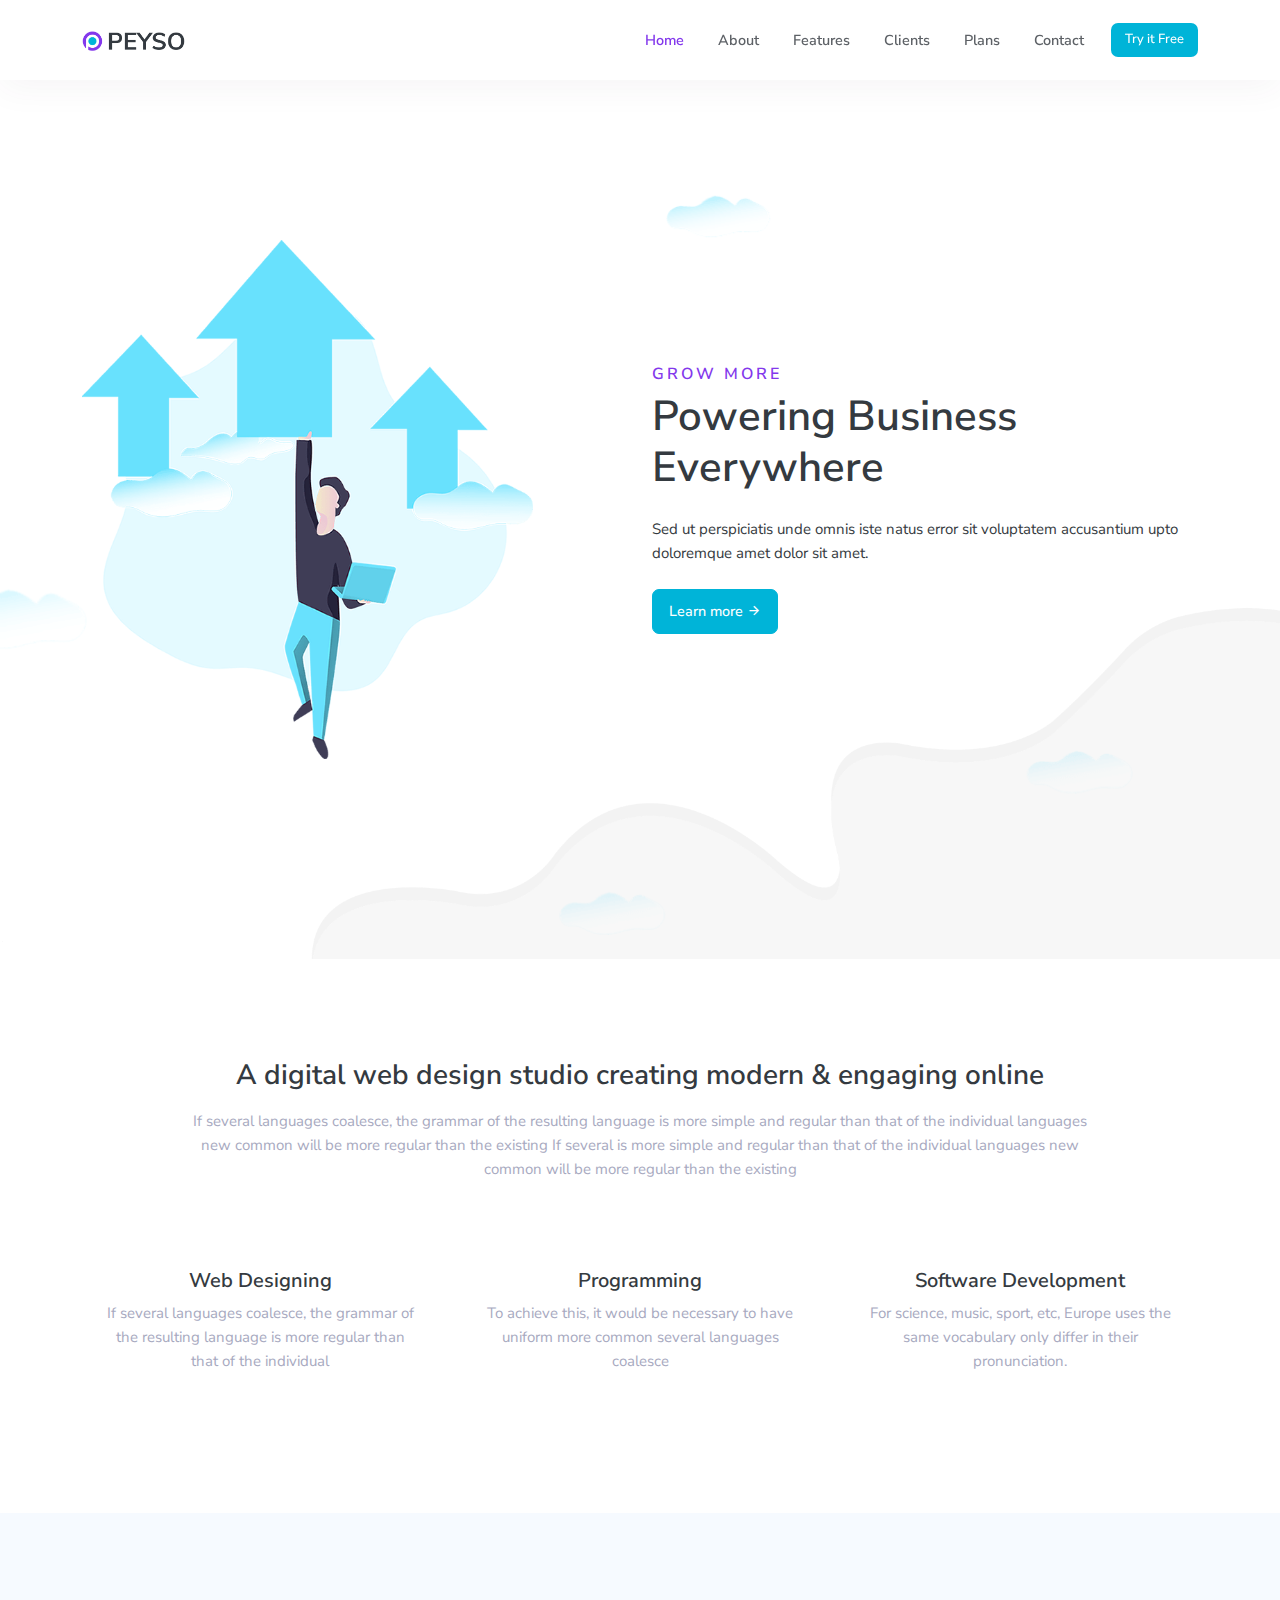
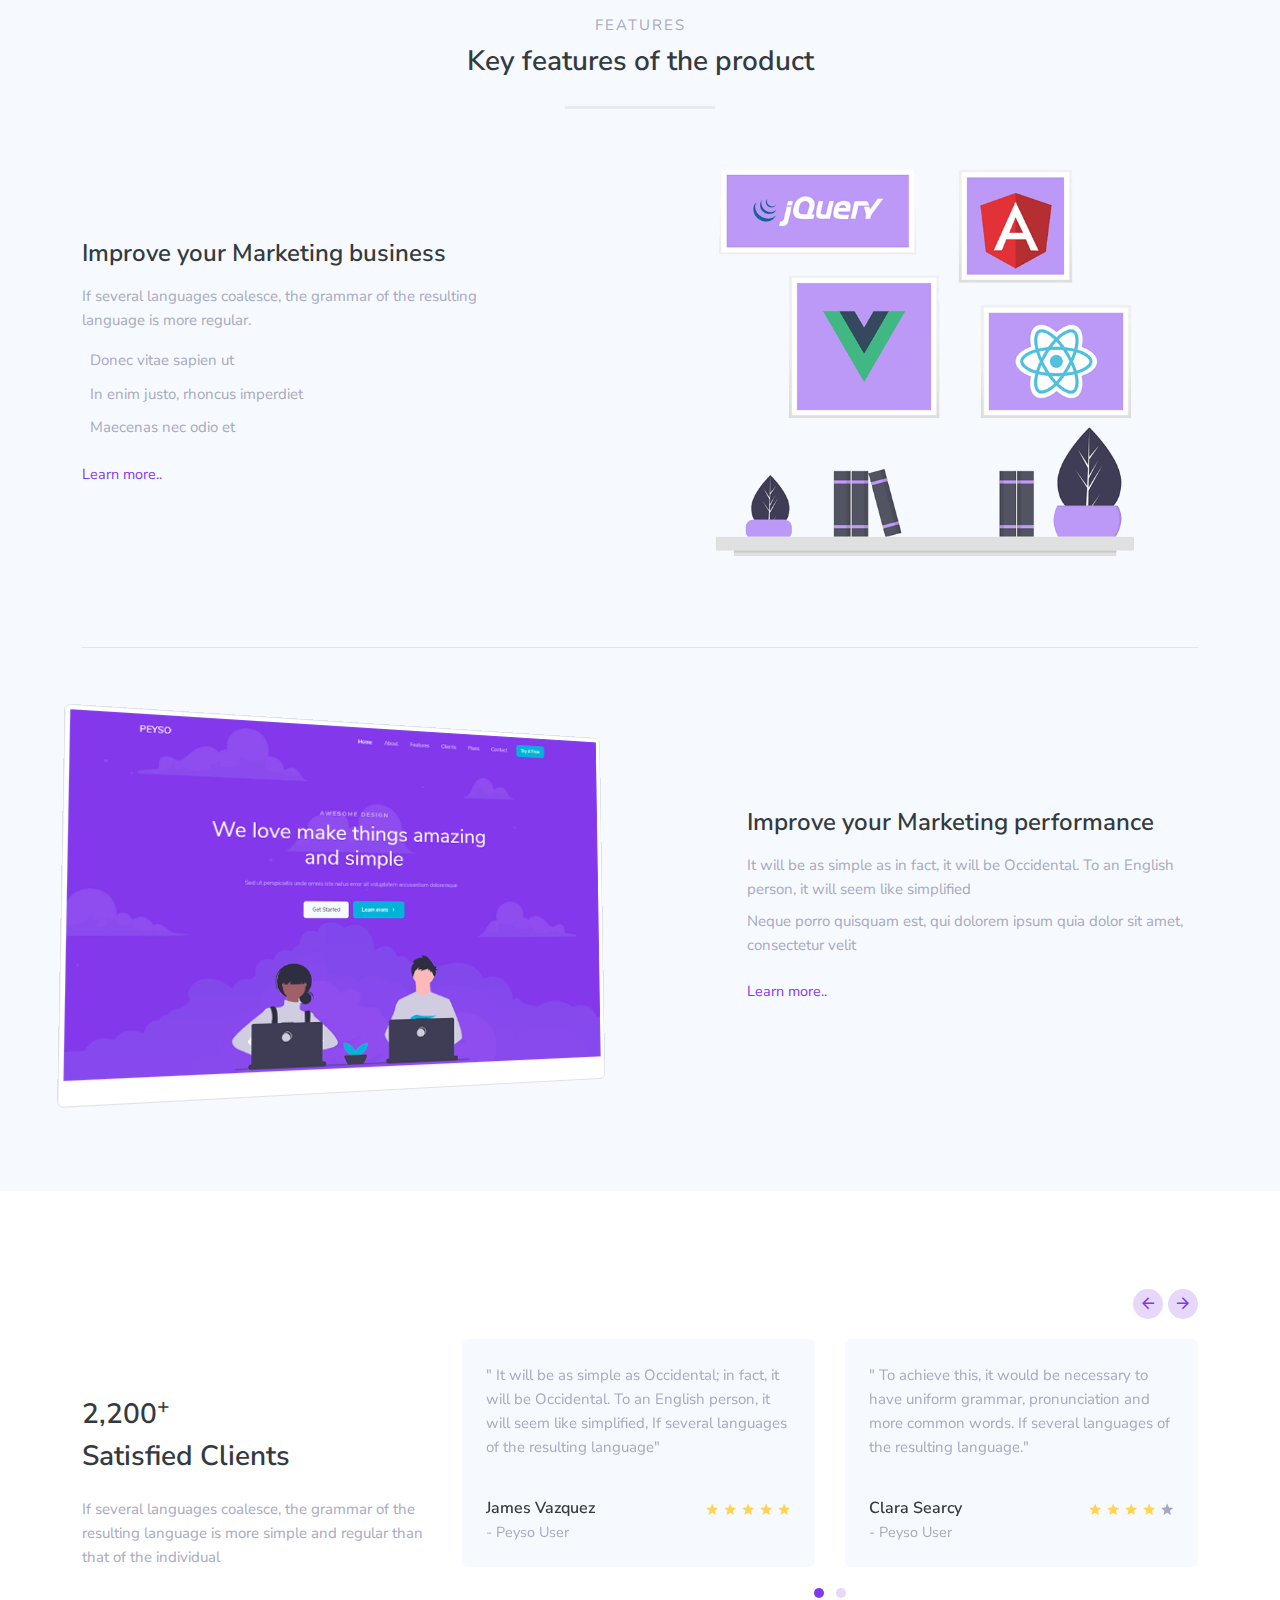
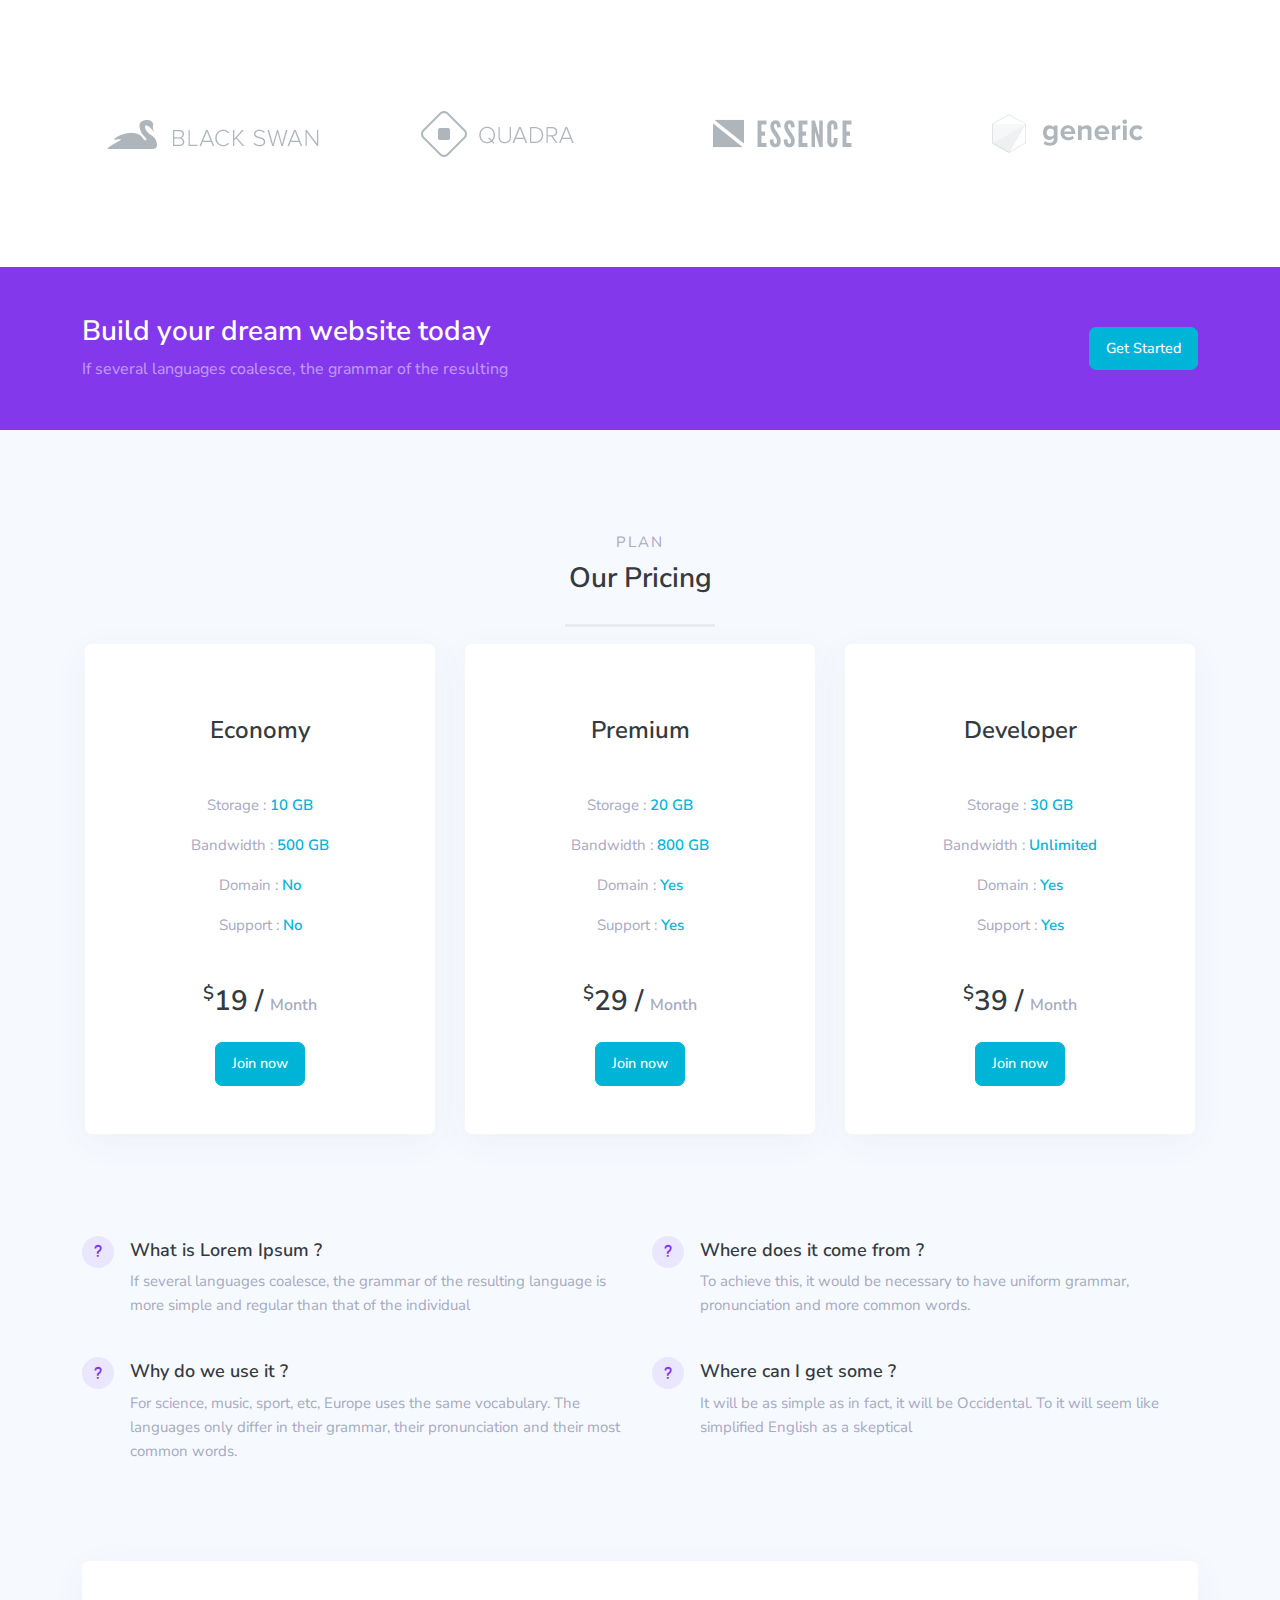
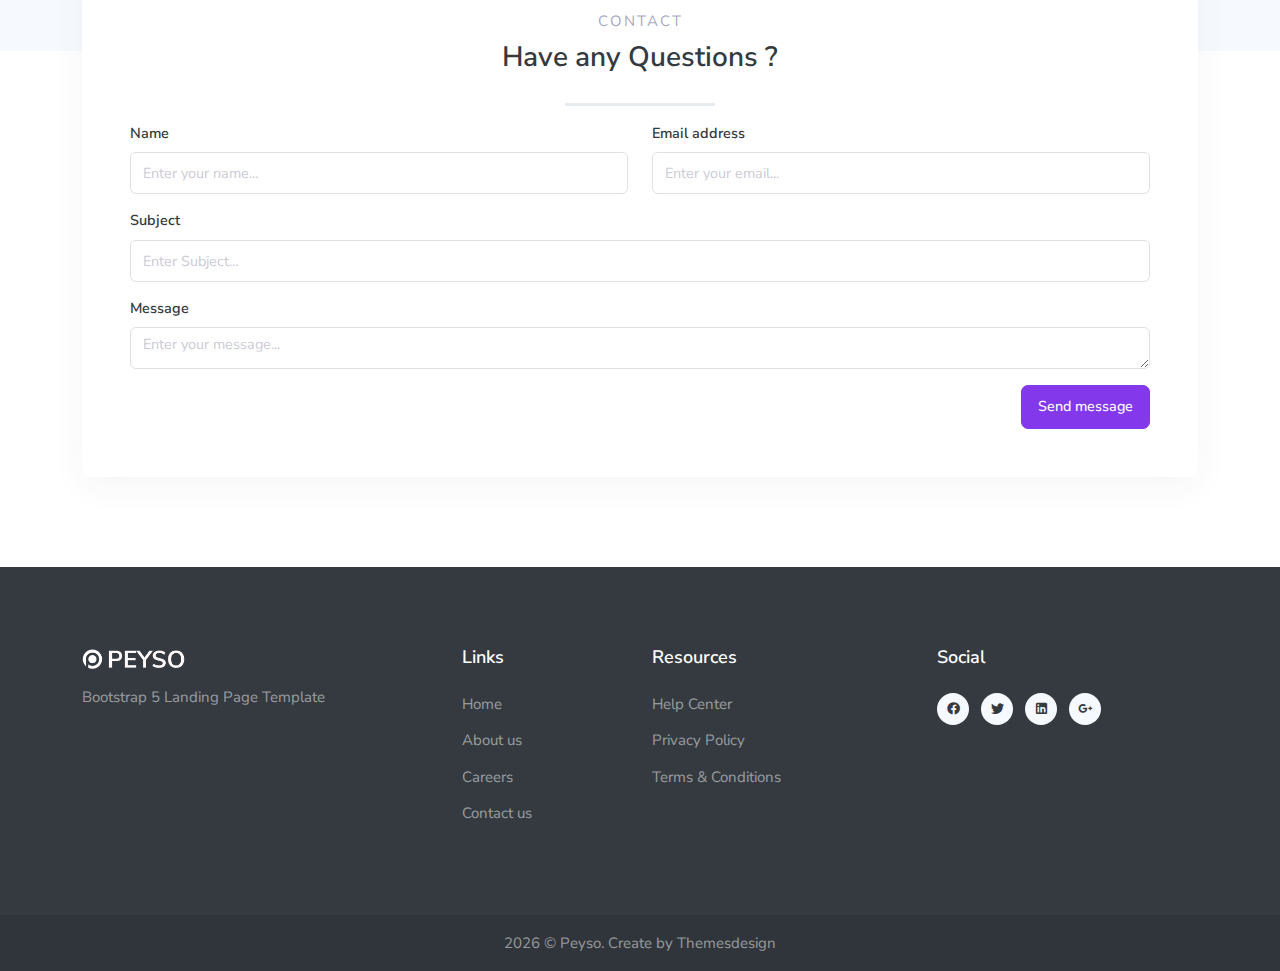
<file: HTML/index-2.html>
<!DOCTYPE html>
<html lang="en">

<head>
    <meta charset="UTF-8">
    <meta name="viewport" content="width=device-width, initial-scale=1">
    <title>Peyso - Bootstrap 5 Landing Page Template</title>
    <meta name="description" content="" />
    <meta name="keywords" content="" />
    <meta name="author" content="Themesdesign" />

    <!-- App favicon -->
    <link rel="shortcut icon" href="images/favicon.ico">

    <!-- Bootstrap core CSS -->
    <link rel="stylesheet" href="css/bootstrap.min.css" type="text/css">

    <!-- Material Icon -->
    <link rel="stylesheet" type="text/css" href="css/materialdesignicons.min.css" />

    <!-- tinyslider -->
    <link rel="stylesheet" href="css/tiny-slider.css">

    <!-- Custom  sCss -->
    <link rel="stylesheet" type="text/css" href="css/style.min.css" />

</head>

<body data-bs-spy="scroll" data-bs-target=".navbar" data-bs-offset="58">

    <!--Navbar Start-->
    <nav class="navbar navbar-expand-lg fixed-top sticky navbar-light" id="navbar">
        <div class="container">
            <a class="navbar-brand logo" href="#">
                <img src="images/logo-light.png" alt="" class="logo-light" height="20" />
                <img src="images/logo-dark.png" alt="" class="logo-dark" height="20" />
            </a>
            <button class="navbar-toggler" type="button" data-bs-toggle="collapse" data-bs-target="#navbarSupportedContent" aria-controls="navbarSupportedContent" aria-expanded="false" aria-label="Toggle navigation">
                <span class="navbar-toggler-icon"></span>
            </button>
            <div class="collapse navbar-collapse" id="navbarSupportedContent">
                <ul class="navbar-nav ms-auto mb-2 mb-lg-0" id="navbar-navlist">
                    <li class="nav-item">
                        <a href="#home" class="nav-link" id="scrollElement">Home</a>
                    </li>
                    <li class="nav-item">
                        <a href="#about" class="nav-link">About</a>
                    </li>
                    <li class="nav-item">
                        <a href="#features" class="nav-link">Features</a>
                    </li>
                    <li class="nav-item">
                        <a href="#clients" class="nav-link">Clients</a>
                    </li>
                    <li class="nav-item">
                        <a href="#pricing" class="nav-link">Plans</a>
                    </li>
                    <li class="nav-item">
                        <a href="#contact" class="nav-link">Contact</a>
                    </li>
                </ul>
                <a href="#" class="btn btn-info btn-sm navbar-btn my-lg-0 my-2">Try it Free</a>
    
            </div>
        </div>
    </nav>
    <!-- Navbar End -->

    <!-- Hero section Start -->
    <section class="hero-2 position-relative" id="home">
        <div class="hero-2-overlay"></div>
        <div class="container">
            <div class="row hero-2-content align-items-center">
                <div class="col-lg-5 col-md-5">
                    <div class="hero-2-img">
                        <img class="img-fluid" src="images/hero-2-img.png" alt="">
                    </div>
                </div>
                <div class="col-lg-6 offset-lg-1 col-md-5 offset-md-1">
                    <h5 class="home-small-title text-primary mt-lg-0 mt-4">Grow More</h5>
                    <h1 class="hero-2-title mb-lg-4 mb-2">Powering Business Everywhere</h1>
                    <p class="mb-4">Sed ut perspiciatis unde omnis iste natus error sit voluptatem accusantium upto doloremque amet dolor sit amet.</p>
                    <a href="#" class="btn btn-info">Learn more<i class="mdi mdi-arrow-right ms-1"></i></a>
                </div>
            </div>
            <!-- end row -->
        </div>
        <!-- end container -->
        <div class="container-fluid">
            <div class="row">
                <div class="hero-2-bottom">
                    <img class="img-fluid" src="images/hero-2-bottom.png" alt="">
                </div>
            </div>
        </div>
    </section>
    <!-- Hero section End -->

    <!-- Start About -->
    <section class="section" id="about">
        <div class="container">
            <div class="row justify-content-center">
                <div class="col-lg-10">
                    <div class="text-center mb-5">
                        <h3 class="mb-3">A digital web design studio creating modern & engaging online</h3>
                        <p class="text-muted">
                            If several languages coalesce, the grammar of the resulting language is more simple and regular than that of the individual languages new common will be more regular than the existing If several is more
                            simple and regular than that of the individual languages new common will be more regular than the existing
                        </p>
                    </div>
                </div>
            </div>
            <!-- end row -->

            <div class="row">
                <div class="col-lg-4 col-md-4">
                    <div class="text-center p-4">
                        <div class="icons-xl mb-3">
                            <i class="uim uim-ruler"></i>
                        </div>

                        <h5>Web Designing</h5>
                        <p class="text-muted">If several languages coalesce, the grammar of the resulting language is more regular than that of the individual</p>
                    </div>
                </div>

                <div class="col-lg-4 col-md-4">
                    <div class="text-center p-4">
                        <div class="icons-xl mb-3">
                            <i class="uim uim-repeat"></i>
                        </div>

                        <h5>Programming</h5>
                        <p class="text-muted">To achieve this, it would be necessary to have uniform more common several languages coalesce</p>
                    </div>
                </div>

                <div class="col-lg-4 col-md-4">
                    <div class="text-center p-4">
                        <div class="icons-xl mb-3">
                            <i class="uim uim-airplay"></i>
                        </div>

                        <h5>Software Development</h5>
                        <p class="text-muted">For science, music, sport, etc, Europe uses the same vocabulary only differ in their pronunciation.</p>
                    </div>
                </div>
            </div>
            <!-- end row -->
        </div>
        <!-- end container -->
    </section>
    <!-- end About -->

    <!-- Start Features -->
    <section class="section bg-light" id="features">
        <div class="container">
            <div class="row justify-content-center">
                <div class="col-lg-8">
                    <div class="text-center title mb-5">
                        <p class="text-muted text-uppercase fw-normal mb-2">Features</p>
                        <h3 class="mb-3">Key features of the product</h3>
                        <div class="title-icon position-relative">
                            <div class="position-relative">
                                <i class="uim uim-arrow-circle-down"></i>
                            </div>
                        </div>
                    </div>
                </div>
            </div>
            <!-- end row -->

            <div class="row align-items-center">
                <div class="col-lg-5 order-2 order-lg-1">
                    <div class="mt-4 mt-lg-0">
                        <h4>Improve your Marketing business</h4>
                        <p class="text-muted mt-3">If several languages coalesce, the grammar of the resulting language is more regular.</p>

                        <div>
                            <p class="mb-2 text-muted">
                                <span class="uim-icon-info me-2 align-middle"><i class="uim uim-check-circle"></i></span>Donec vitae sapien ut
                            </p>
                            <p class="mb-2 text-muted">
                                <span class="uim-icon-info me-2 align-middle"><i class="uim uim-check-circle"></i></span>In enim justo, rhoncus imperdiet
                            </p>
                            <p class="text-muted">
                                <span class="uim-icon-info me-2 align-middle"><i class="uim uim-check-circle"></i></span>Maecenas nec odio et
                            </p>
                        </div>
                        <div class="mt-4">
                            <a href="#" class="text-primary">Learn more..</a>
                        </div>
                    </div>
                </div>

                <div class="col-lg-6 ms-lg-auto col-sm-8 order-1 order-lg-2">
                    <div>
                        <img src="images/features/img-1.jpg" alt="" class="img-fluid mx-auto d-block" />
                    </div>
                </div>
            </div>
            <!-- end row -->

            <hr class="my-5" />

            <div class="row align-items-center">
                <div class="col-lg-6 col-sm-8">
                    <div class="features-img mt-4">
                        <img src="images/features/img-2.jpg" alt="" class="img-fluid mx-auto d-block img-thumbnail" />
                    </div>
                </div>

                <div class="col-lg-5 ms-lg-auto">
                    <div class="mt-5 mt-lg-4">
                        <h4>Improve your Marketing performance</h4>
                        <p class="text-muted mb-2 mt-3">It will be as simple as in fact, it will be Occidental. To an English person, it will seem like simplified</p>
                        <p class="text-muted">Neque porro quisquam est, qui dolorem ipsum quia dolor sit amet, consectetur velit</p>
                        <div class="mt-4">
                            <a href="#" class="text-primary">Learn more..</a>
                        </div>
                    </div>
                </div>
            </div>
            <!-- end row -->
        </div>
        <!-- end container -->
    </section>
    <!-- End Features -->

    <!-- Start Clients -->
    <section class="section mt-5" id="clients">
        <div class="container">
            <div class="row pb-5 align-items-center">
                <div class="col-lg-4 col-md-4">
                    <div class="icons-lg mb-4">
                        <i class="uim uim-comment-message"></i>
                    </div>
                    <h3 class="mb-2">2,200<sup>+</sup></h3>
                    <h3 class="mb-4">Satisfied Clients</h3>
                    <p class="text-muted mb-sm-0 mb-5 pb-sm-0 pb-4">If several languages coalesce, the grammar of the resulting language is more simple and regular than that of the individual</p>
                </div>

                <div class="col-lg-8 col-md-8">
                    <div class="client-slider">
                        <div>
                            <div class="bg-light rounded p-4">
                                <p class="text-muted mb-4">" It will be as simple as Occidental; in fact, it will be Occidental. To an English person, it will seem like simplified, If several languages of the resulting language"</p>
                                <div class="pt-3">
                                    <div class="d-inline-block">
                                        <h5 class="font-16 mb-1">James Vazquez</h5>
                                        <span class="text-muted">- Peyso User</span>
                                    </div>
                                    <div class="text-muted d-inline-block float-end">
                                        <i class="mdi mdi-star text-warning"></i>
                                        <i class="mdi mdi-star text-warning"></i>
                                        <i class="mdi mdi-star text-warning"></i>
                                        <i class="mdi mdi-star text-warning"></i>
                                        <i class="mdi mdi-star text-warning"></i>
                                    </div>
                                </div>
                            </div>
                        </div>
                        <div>
                            <div class="bg-light rounded p-4">
                                <p class="text-muted mb-4">" To achieve this, it would be necessary to have uniform grammar, pronunciation and more common words. If several languages of the resulting language."</p>

                                <div class="pt-3">
                                    <div class="d-inline-block">
                                        <h5 class="font-16 mb-1">Clara Searcy</h5>
                                        <span class="text-muted">- Peyso User</span>
                                    </div>
                                    <div class="text-muted d-inline-block float-end">
                                        <i class="mdi mdi-star text-warning"></i>
                                        <i class="mdi mdi-star text-warning"></i>
                                        <i class="mdi mdi-star text-warning"></i>
                                        <i class="mdi mdi-star text-warning"></i>
                                        <i class="mdi mdi-star"></i>
                                    </div>
                                </div>
                            </div>
                        </div>
                        <div>
                            <div class="bg-light rounded p-4">
                                <p class="text-muted mb-4">
                                    " If several It will be as simple as Occidental; it will be Occidental. To an English person, it will seem like simplified, If several languages of the resulting language "
                                </p>
                                <div class="pt-3">
                                    <div class="d-inline-block">
                                        <h5 class="font-16 mb-1">Alfredo Williams</h5>
                                        <span class="text-muted">- Peyso User</span>
                                    </div>
                                    <div class="text-muted d-inline-block float-end">
                                        <i class="mdi mdi-star text-warning"></i>
                                        <i class="mdi mdi-star text-warning"></i>
                                        <i class="mdi mdi-star text-warning"></i>
                                        <i class="mdi mdi-star text-warning"></i>
                                        <i class="mdi mdi-star"></i>
                                    </div>
                                </div>
                            </div>
                        </div>
                    </div>
                </div>
            </div>
            <!-- end row -->

            <!-- start brand logo -->
            <div class="row mt-5">
                <div class="col-lg-3 col-sm-3">
                    <div class="client-images">
                        <img src="images/clients/1.png" alt="client-img" class="mx-auto img-fluid d-block" />
                    </div>
                </div>
                <div class="col-lg-3 col-sm-3">
                    <div class="client-images">
                        <img src="images/clients/3.png" alt="client-img" class="mx-auto img-fluid d-block" />
                    </div>
                </div>
                <div class="col-lg-3 col-sm-3">
                    <div class="client-images">
                        <img src="images/clients/4.png" alt="client-img" class="mx-auto img-fluid d-block" />
                    </div>
                </div>
                <div class="col-lg-3 col-sm-3">
                    <div class="client-images">
                        <img src="images/clients/6.png" alt="client-img" class="mx-auto img-fluid d-block" />
                    </div>
                </div>
            </div>
            <!-- end row -->
        </div>
        <!-- end container -->
    </section>
    <!-- End Clients -->

    <!-- Start cta section -->
    <section class="py-5 bg-primary">
        <div class="container">
            <div class="row align-items-center">
                <div class="col-md-9">
                    <div class="text-white-50">
                        <h3 class="text-white">Build your dream website today</h3>
                        <p class="mb-0 fs-6">If several languages coalesce, the grammar of the resulting</p>
                    </div>
                </div>

                <div class="col-md-3">
                    <div class="mt-4 mt-md-0 text-md-end">
                        <a href="#" class="btn btn-info">Get Started</a>
                    </div>
                </div>
            </div>
            <!-- end row -->
        </div>
        <!-- end container -->
    </section>
    <!-- End cta section -->

    <!-- Start pricing -->
    <section class="section bg-light" id="pricing">
        <div class="container">
            <div class="row justify-content-center">
                <div class="col-lg-8">
                    <div class="text-center title mb-5">
                        <p class="text-muted text-uppercase fw-normal mb-2">Plan</p>
                        <h3 class="mb-3">Our Pricing</h3>
                        <div class="title-icon position-relative">
                            <div class="position-relative">
                                <i class="uim uim-arrow-circle-down"></i>
                            </div>
                        </div>
                    </div>
                </div>
            </div>
            <!-- end row -->

            <div class="row pb-4">
                <div class="col-lg-4 col-md-6">
                    <div class="card plan-box text-center p-2">
                        <div class="card-body">
                            <div class="icons-xl pt-4">
                                <i class="uim uim-box"></i>
                            </div>
                            <h4 class="mt-4">Economy</h4>

                            <div class="plan-features text-muted mt-5">
                                <p>Storage : <span class="text-info fw-semibold">10 GB</span></p>
                                <p>Bandwidth : <span class="text-info fw-semibold">500 GB</span></p>
                                <p>Domain : <span class="text-info fw-semibold">No</span></p>
                                <p>Support : <span class="text-info fw-semibold">No</span></p>
                            </div>

                            <div class="mt-5">
                                <h3>
                                    <sup><small>$</small></sup>19 / <span class="font-16 text-muted">Month</span>
                                </h3>
                                <div class="mt-4 mb-4">
                                    <a href="#" class="btn btn-info btn-block">Join now</a>
                                </div>
                            </div>
                        </div>
                    </div>
                </div>
                <div class="col-lg-4 col-md-6">
                    <div class="card plan-box text-center p-2">
                        <div class="card-body">
                            <div>
                                <div class="icons-xl pt-4">
                                    <i class="uim uim-rocket"></i>
                                </div>
                                <h4 class="mt-4">Premium</h4>

                                <div class="plan-features text-muted mt-5">
                                    <p>Storage : <span class="text-info fw-semibold">20 GB</span></p>
                                    <p>Bandwidth : <span class="text-info fw-semibold">800 GB</span></p>
                                    <p>Domain : <span class="text-info fw-semibold">Yes</span></p>
                                    <p>Support : <span class="text-info fw-semibold">Yes</span></p>
                                </div>

                                <div class="mt-5">
                                    <h3>
                                        <sup><small>$</small></sup>29 / <span class="font-16 text-muted">Month</span>
                                    </h3>
                                    <div class="mt-4 mb-4">
                                        <a href="#" class="btn btn-info btn-block">Join now</a>
                                    </div>
                                </div>
                            </div>
                        </div>
                    </div>
                </div>
                <div class="col-lg-4 col-md-6">
                    <div class="card plan-box text-center p-2">
                        <div class="card-body">
                            <div>
                                <div class="icons-xl pt-4">
                                    <i class="uim uim-user-md"></i>
                                </div>
                                <h4 class="mt-4">Developer</h4>

                                <div class="plan-features text-muted mt-5">
                                    <p>Storage : <span class="text-info fw-semibold">30 GB</span></p>
                                    <p>Bandwidth : <span class="text-info fw-semibold">Unlimited</span></p>
                                    <p>Domain : <span class="text-info fw-semibold">Yes</span></p>
                                    <p>Support : <span class="text-info fw-semibold">Yes</span></p>
                                </div>

                                <div class="mt-5">
                                    <h3>
                                        <sup><small>$</small></sup>39 / <span class="font-16 text-muted">Month</span>
                                    </h3>
                                    <div class="mt-4 mb-4">
                                        <a href="#" class="btn btn-info btn-block">Join now</a>
                                    </div>
                                </div>
                            </div>
                        </div>
                    </div>
                </div>
            </div>
            <!-- end plans row -->

            <!-- start faq -->
            <div class="row mb-5 pb-4">
                <div class="col-lg-6 col-md-6">
                    <div class="mt-5 d-flex">
                        <div class="me-3">
                            <div class="avatar-title rounded-circle bg-soft-primary avatar-md text-primary">
                                <i class="mdi mdi-help"></i>
                            </div>
                        </div>

                        <div>
                            <h5 class="font-18 mt-1">What is Lorem Ipsum ?</h5>
                            <p class="text-muted">If several languages coalesce, the grammar of the resulting language is more simple and regular than that of the individual</p>
                        </div>
                    </div>

                    <div class="mt-4 d-flex">
                        <div class="me-3">
                            <div class="avatar-title rounded-circle bg-soft-primary avatar-md text-primary">
                                <i class="mdi mdi-help"></i>
                            </div>
                        </div>

                        <div>
                            <h5 class="font-18 mt-1">Why do we use it ?</h5>
                            <p class="text-muted">For science, music, sport, etc, Europe uses the same vocabulary. The languages only differ in their grammar, their pronunciation and their most common words.</p>
                        </div>
                    </div>
                </div>

                <div class="col-lg-6 col-md-6">
                    <div class="mt-sm-5 mt-4 d-flex">
                        <div class="me-3">
                            <div class="avatar-title rounded-circle bg-soft-primary avatar-md text-primary">
                                <i class="mdi mdi-help"></i>
                            </div>
                        </div>

                        <div>
                            <h5 class="font-18 mt-1">Where does it come from ?</h5>
                            <p class="text-muted">To achieve this, it would be necessary to have uniform grammar, pronunciation and more common words.</p>
                        </div>
                    </div>

                    <div class="mt-4 d-flex">
                        <div class="me-3">
                            <div class="avatar-title rounded-circle bg-soft-primary avatar-md text-primary">
                                <i class="mdi mdi-help"></i>
                            </div>
                        </div>

                        <div>
                            <h5 class="font-18 mt-1">Where can I get some ?</h5>
                            <p class="text-muted">It will be as simple as in fact, it will be Occidental. To it will seem like simplified English as a skeptical</p>
                        </div>
                    </div>
                </div>
            </div>
            <!-- end faq row -->
        </div>
        <!-- end container -->
    </section>
    <!-- end pricing -->

    <!-- Start contact -->
    <section id="contact">
        <div class="container">
            <div class="row">
                <div class="col-lg-12">
                    <div class="card contact-section-card mb-0">
                        <div class="card-body p-md-5">
                            <div class="text-center title mb-5">
                                <p class="text-muted text-uppercase fw-normal mb-2">Contact</p>
                                <h3 class="mb-3">Have any Questions ?</h3>
                                <div class="title-icon position-relative">
                                    <div class="position-relative">
                                        <i class="uim uim-arrow-circle-down"></i>
                                    </div>
                                </div>
                            </div>
                                              
                            <!-- start form -->
                            <form method="post" name="myForm" onsubmit="return validateForm()" href="javascript: void(0);">
                                <p id="error-msg"></p>
                                <div class="row">
                                    <div class="col-lg-6">
                                        <div class="mb-3">
                                            <label class="form-label" for="name">Name</label>
                                            <input name="name" id="name" type="text" class="form-control" placeholder="Enter your name..." />
                                        </div>
                                    </div>
                                    <div class="col-lg-6">
                                        <div class="mb-3">
                                            <label class="form-label" for="email">Email address</label>
                                            <input name="email" id="email" type="email" class="form-control" placeholder="Enter your email..." />
                                        </div>
                                    </div>
                                </div>
                                <!-- end row -->

                                <div class="mb-3">
                                    <label class="form-label" for="subject">Subject</label>
                                    <input name="subject" id="subject" type="text" class="form-control" placeholder="Enter Subject..." />
                                </div>

                                <div class="mb-3">
                                    <label class="form-label" for="comments">Message</label>
                                    <textarea name="comments" id="comments" rows="3" class="form-control" placeholder="Enter your message..."></textarea>
                                </div>

                                <div class="text-end">
                                    <input type="submit" id="submit" name="send" class="submitBnt btn btn-primary" value="Send message" />
                        
                                </div>
                            </form>
                        </div>
                    </div>
                </div>
            </div>
            <!-- end row -->
        </div>
        <!-- end container -->
    </section>
    <!-- end contact -->

    <!-- start footer -->
    <footer class="footer bg-dark text-white-50">
        <div class="container">
            <div class="row">
                <div class="col-lg-4">                        
                    <a href="#" class="d-block mb-3">
                        <img src="images/logo-light.png" alt="" height="20" />
                    </a>
                    <p>Bootstrap 5 Landing Page Template</p>                        
                </div>

                <div class="col-lg-2 col-sm-6">
                    <div class="mt-4 mt-lg-0">
                        <h5 class="mb-4 font-18 text-white">Links</h5>
                        <ul class="list-unstyled footer-list-menu">
                            <li><a href="#">Home</a></li>
                            <li><a href="#">About us</a></li>
                            <li><a href="#">Careers</a></li>
                            <li><a href="#">Contact us</a></li>
                        </ul>
                    </div>
                </div>

                <div class="col-lg-3 col-sm-6">
                    <div class="mt-4 mt-lg-0">
                        <h5 class="mb-4 font-18 text-white">Resources</h5>
                        <ul class="list-unstyled footer-list-menu">
                            <li><a href="#">Help Center</a></li>
                            <li><a href="#">Privacy Policy</a></li>
                            <li><a href="#">Terms & Conditions</a></li>
                        </ul>
                    </div>
                </div>
                <div class="col-lg-3 col-sm-6">
                    <div class="mt-4 mt-lg-0">
                        <h5 class="mb-4 font-18 text-white">Social</h5>
                        <ul class="list-inline social-icons-list">
                            <li class="list-inline-item">
                                <a href="#"><i class="mdi mdi-facebook"></i></a>
                            </li>
                            <li class="list-inline-item">
                                <a href="#"><i class="mdi mdi-twitter"></i></a>
                            </li>
                            <li class="list-inline-item">
                                <a href="#"><i class="mdi mdi-linkedin"></i></a>
                            </li>
                            <li class="list-inline-item">
                                <a href="#"><i class="mdi mdi-google-plus"></i></a>
                            </li>
                        </ul>
                    </div>
                </div>
            </div>
            <!-- end row -->
        </div>
        <!-- end container -->
    </footer>
    <!-- end footer -->

    <!-- Start footer-alt -->
    <section class="footer-alt py-3">
        <div class="container">
            <div class="row">
                <div class="col-lg-12">
                    <div class="text-center text-white-50">
                        <p class="mb-0"><script>document.write(new Date().getFullYear())</script> © Peyso. Create by Themesdesign</p>
                    </div>
                </div>
            </div>
            <!-- end row -->
        </div>
        <!-- end container -->
    </section>
    <!-- end footer-alt -->

    <!-- Javascript -->
    <script src="js/bootstrap.bundle.min.js"></script>

    <!-- unicons -->
    <script src="https://unicons.iconscout.com/release/v2.1.11/script/monochrome/bundle.js"></script>

    <!-- testi-slider -->
    <script src="js/tiny-slider.js"></script>


    <!-- app js -->
    <script src="js/app.js"></script>
</body>

</html>
</file>
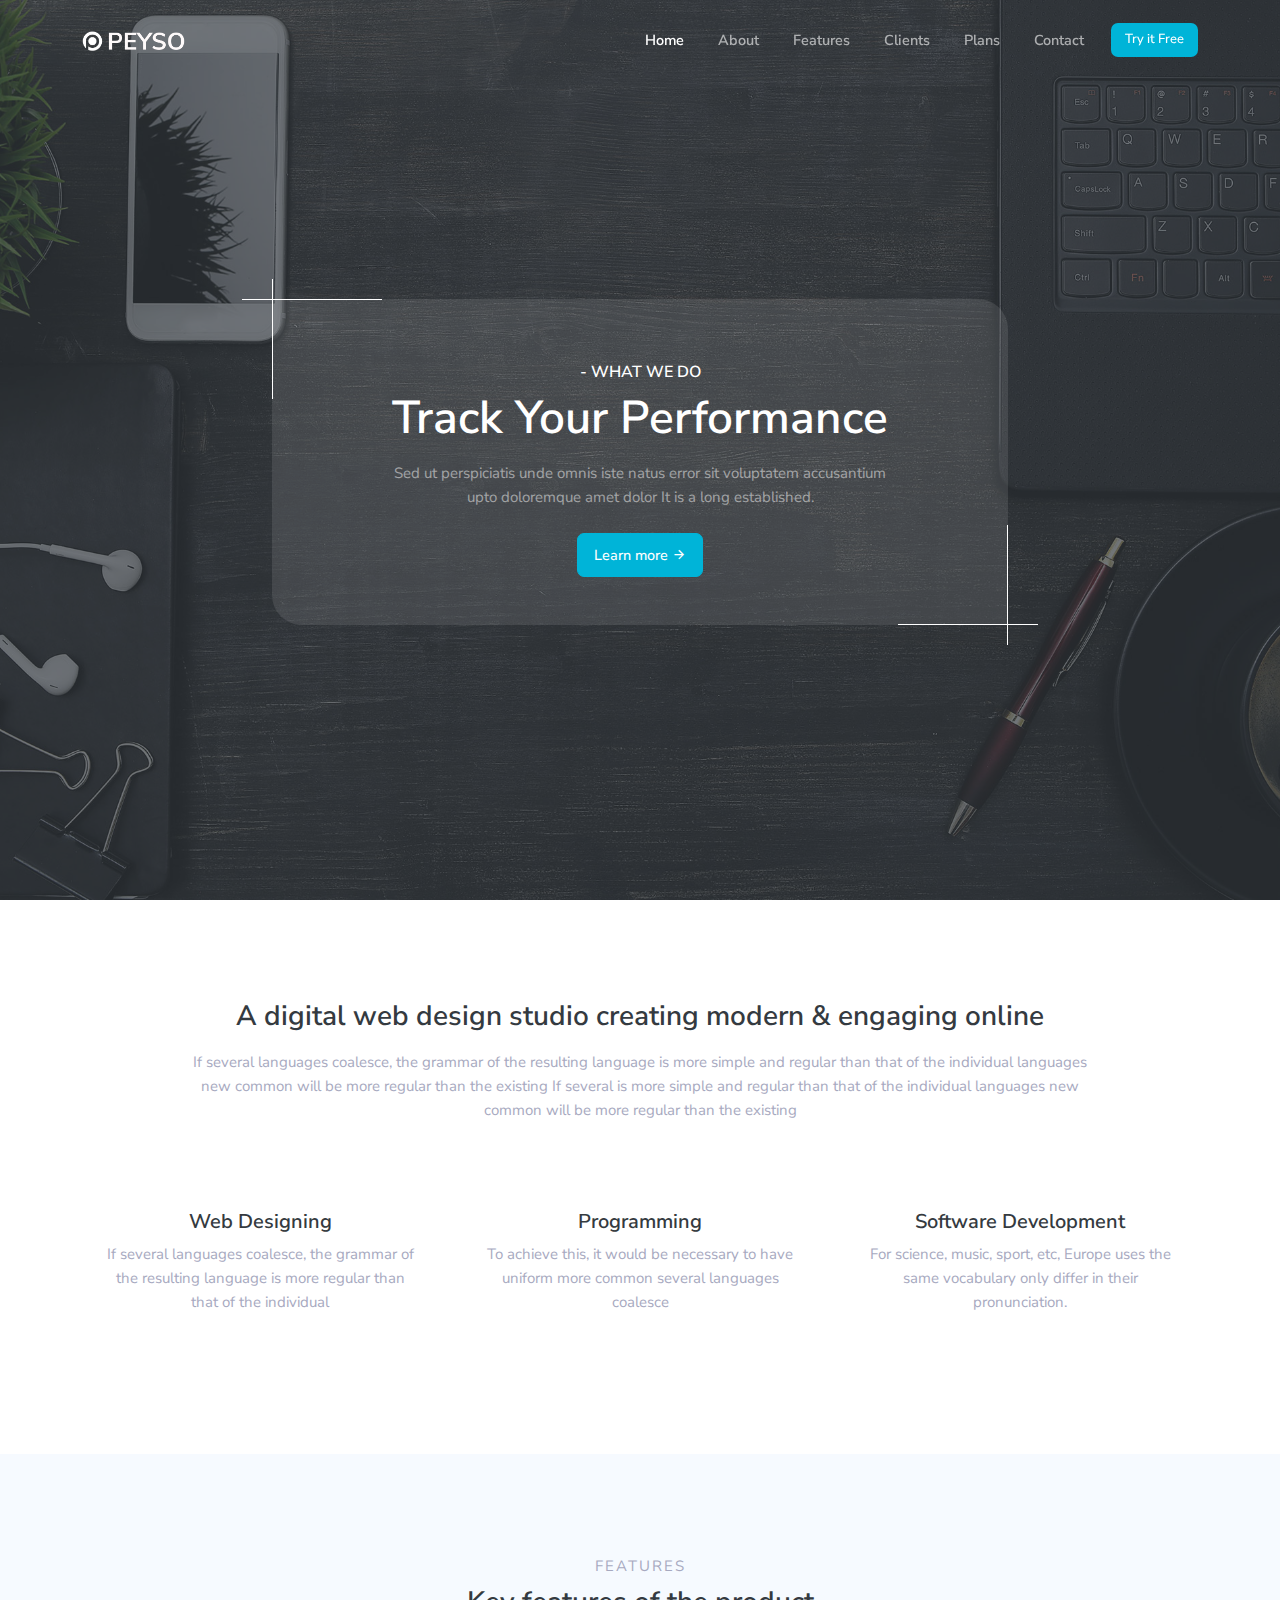
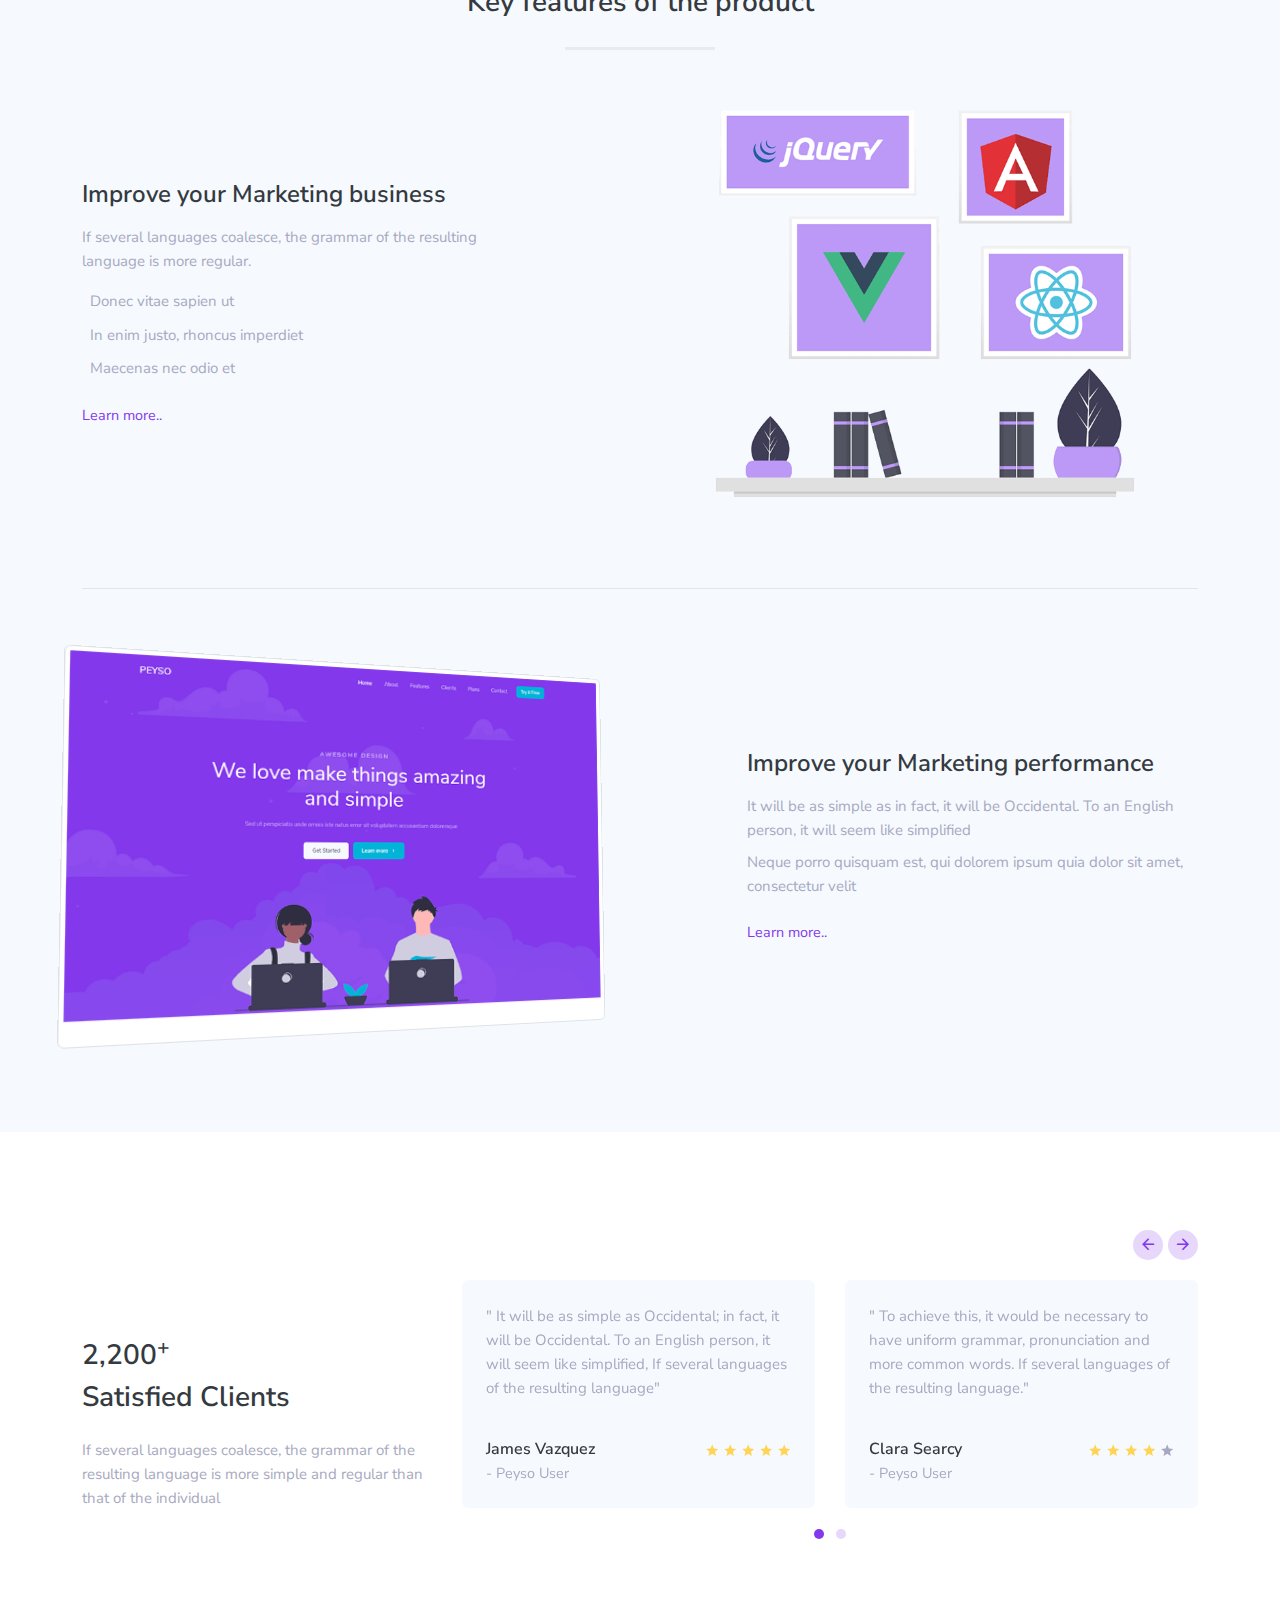
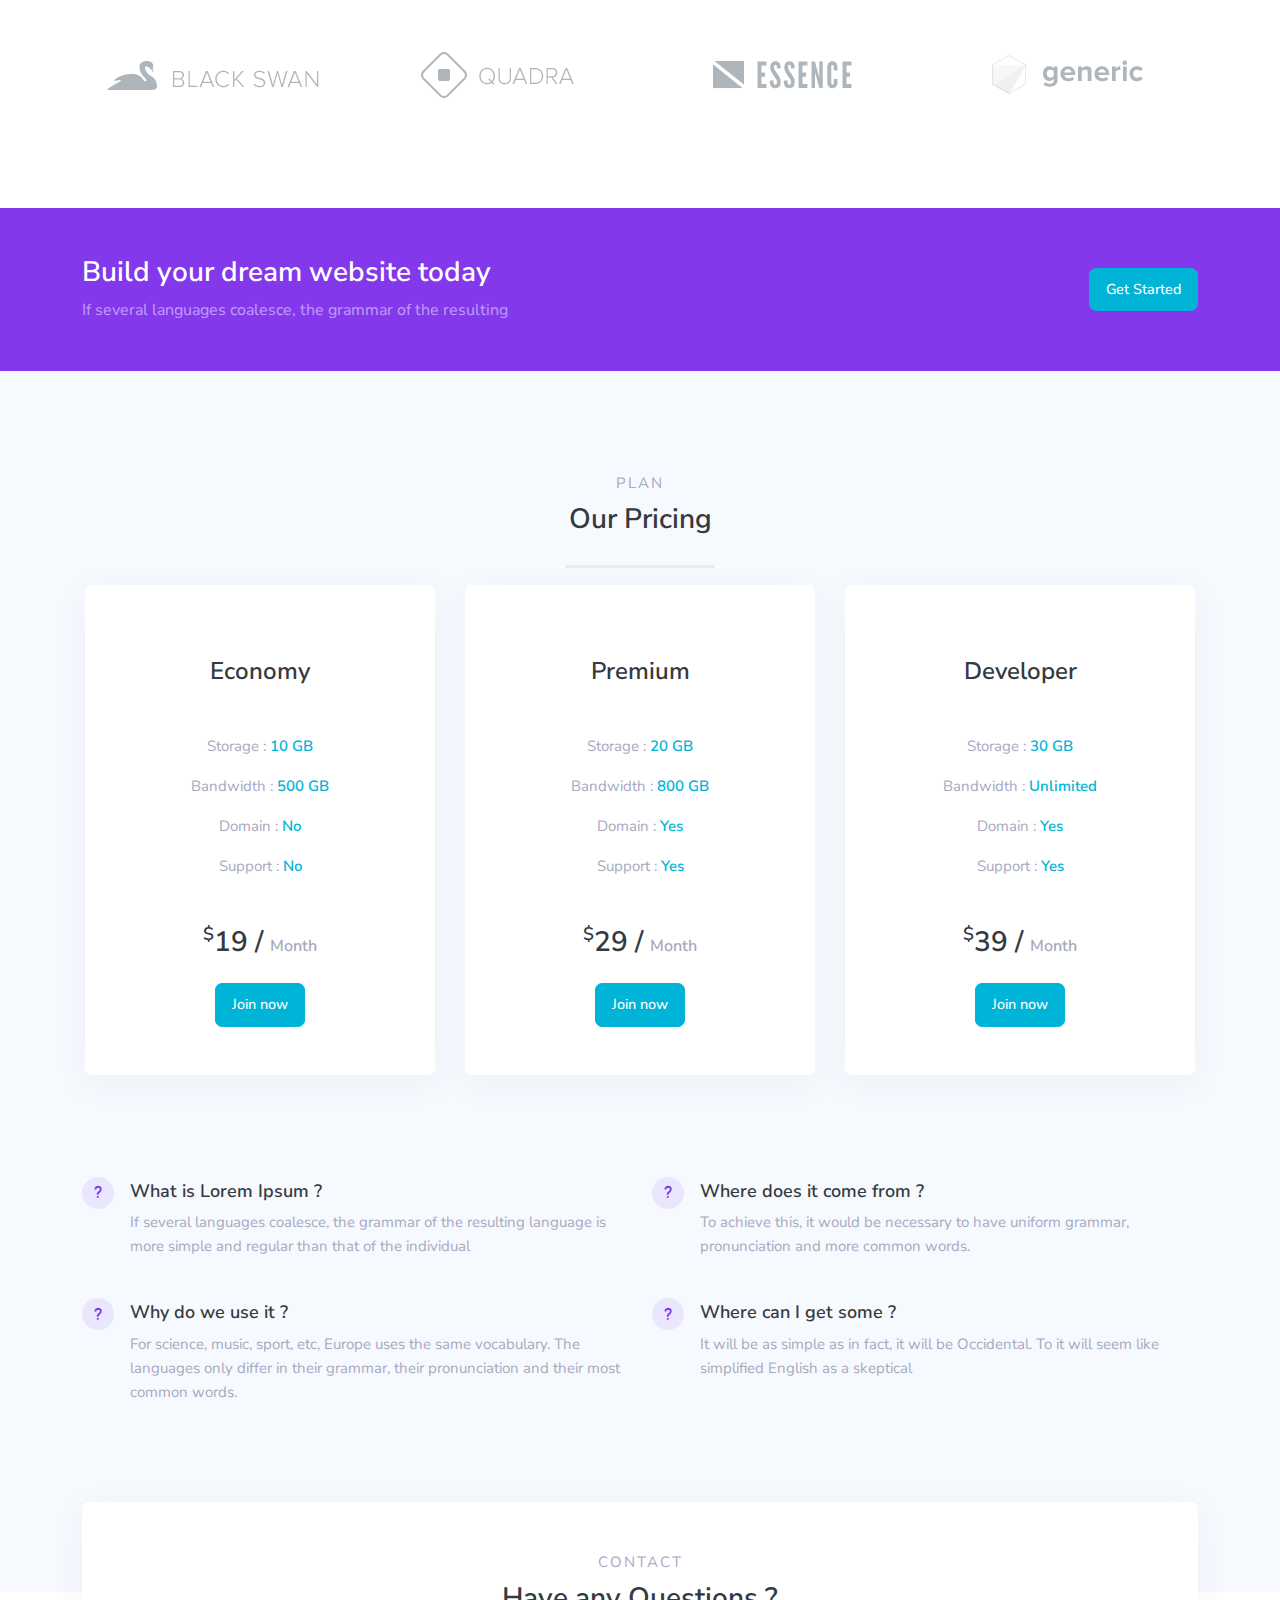
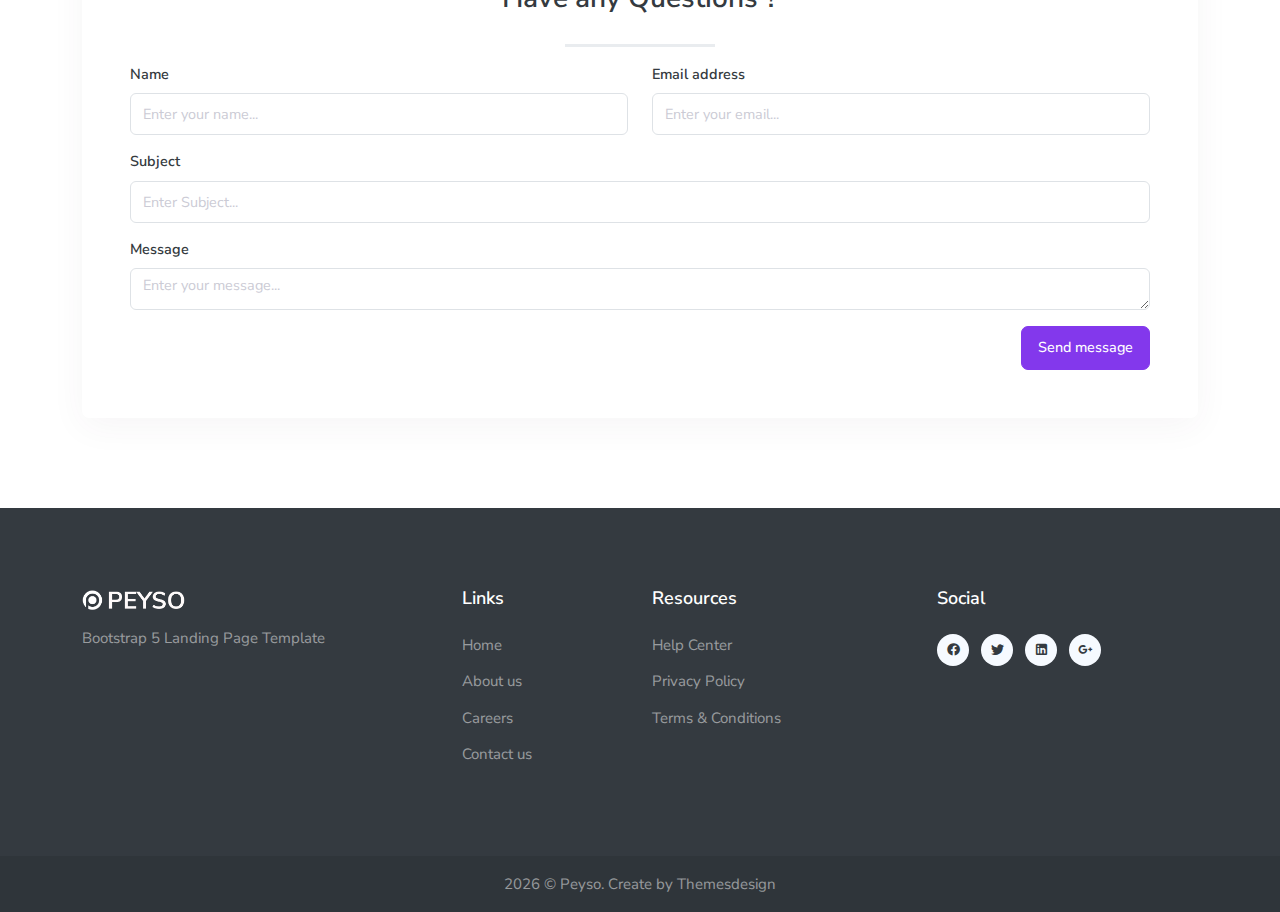
<file: HTML/index-3.html>
<!DOCTYPE html>
<html lang="en">

<head>
    <meta charset="UTF-8">
    <meta name="viewport" content="width=device-width, initial-scale=1">
    <title>Peyso - Bootstrap 5 Landing Page Template</title>
    <meta name="description" content="" />
    <meta name="keywords" content="" />
    <meta name="author" content="Themesdesign" />

    <!-- App favicon -->
    <link rel="shortcut icon" href="images/favicon.ico">

    <!-- Bootstrap core CSS -->
    <link rel="stylesheet" href="css/bootstrap.min.css" type="text/css">

    <!-- Material Icon -->
    <link rel="stylesheet" type="text/css" href="css/materialdesignicons.min.css" />

    <!-- tinyslider -->
    <link rel="stylesheet" href="css/tiny-slider.css">

    <!-- Custom  sCss -->
    <link rel="stylesheet" type="text/css" href="css/style.min.css" />

</head>

<body data-bs-spy="scroll" data-bs-target=".navbar" data-bs-offset="58">

    <!--Navbar Start-->
    <nav class="navbar navbar-expand-lg fixed-top sticky" id="navbar">
        <div class="container">
            <a class="navbar-brand logo" href="#">
                <img src="images/logo-light.png" alt="" class="logo-light" height="20" />
                <img src="images/logo-dark.png" alt="" class="logo-dark" height="20" />
            </a>
            <button class="navbar-toggler" type="button" data-bs-toggle="collapse" data-bs-target="#navbarSupportedContent" aria-controls="navbarSupportedContent" aria-expanded="false" aria-label="Toggle navigation">
                <span class="navbar-toggler-icon"></span>
            </button>
            <div class="collapse navbar-collapse" id="navbarSupportedContent">
                <ul class="navbar-nav ms-auto mb-2 mb-lg-0" id="navbar-navlist">
                    <li class="nav-item">
                        <a href="#home" class="nav-link" id="scrollElement">Home</a>
                    </li>
                    <li class="nav-item">
                        <a href="#about" class="nav-link">About</a>
                    </li>
                    <li class="nav-item">
                        <a href="#features" class="nav-link">Features</a>
                    </li>
                    <li class="nav-item">
                        <a href="#clients" class="nav-link">Clients</a>
                    </li>
                    <li class="nav-item">
                        <a href="#pricing" class="nav-link">Plans</a>
                    </li>
                    <li class="nav-item">
                        <a href="#contact" class="nav-link">Contact</a>
                    </li>
                </ul>
                <a href="#" class="btn btn-info btn-sm navbar-btn my-lg-0 my-2">Try it Free</a>

            </div>
        </div>
    </nav>
    <!-- Navbar End -->

    <!-- Hero section Start -->
    <section class="hero-3 position-relative align-items-center justify-content-center d-flex overflow-hidden" style="background-image: url(images/hero-3-bg.jpg);" id="home">
        <div class="bg-overlay"></div>
        <div class="container">
            <div class="row position-relative align-items-center justify-content-center">
                <div class="col-lg-8">
                    <div class="hero-3-content text-center py-5 px-4 mt-4">
                        <span class="con-border-top"></span>
                        <h6 class="text-white text-uppercase mt-3 mb-2">- what we do</h6>
                        <h1 class="hero-3-title text-white mb-lg-3 mb-2">Track Your Performance</h1>
                        <p class="mb-4 text-white-50">Sed ut perspiciatis unde omnis iste natus error sit voluptatem accusantium <br> upto doloremque amet dolor It is a long established.</p>
                        <a href="#" class="btn btn-info">Learn more<i class="mdi mdi-arrow-right ms-1"></i></a>
                        <span class="con-border-bottom"></span>
                    </div>
                </div>
            </div>
            <!-- end row -->
        </div>
        <!-- end container -->
    </section>
    <!-- Hero section End -->

    <!-- Start About -->
    <section class="section" id="about">
        <div class="container">
            <div class="row justify-content-center">
                <div class="col-lg-10">
                    <div class="text-center mb-5">
                        <h3 class="mb-3">A digital web design studio creating modern & engaging online</h3>
                        <p class="text-muted">
                            If several languages coalesce, the grammar of the resulting language is more simple and regular than that of the individual languages new common will be more regular than the existing If several is more
                            simple and regular than that of the individual languages new common will be more regular than the existing
                        </p>
                    </div>
                </div>
            </div>
            <!-- end row -->

            <div class="row">
                <div class="col-lg-4 col-md-4">
                    <div class="text-center p-4">
                        <div class="icons-xl mb-3">
                            <i class="uim uim-ruler"></i>
                        </div>

                        <h5>Web Designing</h5>
                        <p class="text-muted">If several languages coalesce, the grammar of the resulting language is more regular than that of the individual</p>
                    </div>
                </div>

                <div class="col-lg-4 col-md-4">
                    <div class="text-center p-4">
                        <div class="icons-xl mb-3">
                            <i class="uim uim-repeat"></i>
                        </div>

                        <h5>Programming</h5>
                        <p class="text-muted">To achieve this, it would be necessary to have uniform more common several languages coalesce</p>
                    </div>
                </div>

                <div class="col-lg-4 col-md-4">
                    <div class="text-center p-4">
                        <div class="icons-xl mb-3">
                            <i class="uim uim-airplay"></i>
                        </div>

                        <h5>Software Development</h5>
                        <p class="text-muted">For science, music, sport, etc, Europe uses the same vocabulary only differ in their pronunciation.</p>
                    </div>
                </div>
            </div>
            <!-- end row -->
        </div>
        <!-- end container -->
    </section>
    <!-- end About -->

    <!-- Start Features -->
    <section class="section bg-light" id="features">
        <div class="container">
            <div class="row justify-content-center">
                <div class="col-lg-8">
                    <div class="text-center title mb-5">
                        <p class="text-muted text-uppercase fw-normal mb-2">Features</p>
                        <h3 class="mb-3">Key features of the product</h3>
                        <div class="title-icon position-relative">
                            <div class="position-relative">
                                <i class="uim uim-arrow-circle-down"></i>
                            </div>
                        </div>
                    </div>
                </div>
            </div>
            <!-- end row -->

            <div class="row align-items-center">
                <div class="col-lg-5 order-2 order-lg-1">
                    <div class="mt-4 mt-lg-0">
                        <h4>Improve your Marketing business</h4>
                        <p class="text-muted mt-3">If several languages coalesce, the grammar of the resulting language is more regular.</p>

                        <div>
                            <p class="mb-2 text-muted">
                                <span class="uim-icon-info me-2 align-middle"><i class="uim uim-check-circle"></i></span>Donec vitae sapien ut
                            </p>
                            <p class="mb-2 text-muted">
                                <span class="uim-icon-info me-2 align-middle"><i class="uim uim-check-circle"></i></span>In enim justo, rhoncus imperdiet
                            </p>
                            <p class="text-muted">
                                <span class="uim-icon-info me-2 align-middle"><i class="uim uim-check-circle"></i></span>Maecenas nec odio et
                            </p>
                        </div>
                        <div class="mt-4">
                            <a href="#" class="text-primary">Learn more..</a>
                        </div>
                    </div>
                </div>

                <div class="col-lg-6 ms-lg-auto col-sm-8 order-1 order-lg-2">
                    <div>
                        <img src="images/features/img-1.jpg" alt="" class="img-fluid mx-auto d-block" />
                    </div>
                </div>
            </div>
            <!-- end row -->

            <hr class="my-5" />

            <div class="row align-items-center">
                <div class="col-lg-6 col-sm-8">
                    <div class="features-img mt-4">
                        <img src="images/features/img-2.jpg" alt="" class="img-fluid mx-auto d-block img-thumbnail" />
                    </div>
                </div>

                <div class="col-lg-5 ms-lg-auto">
                    <div class="mt-5 mt-lg-4">
                        <h4>Improve your Marketing performance</h4>
                        <p class="text-muted mb-2 mt-3">It will be as simple as in fact, it will be Occidental. To an English person, it will seem like simplified</p>
                        <p class="text-muted">Neque porro quisquam est, qui dolorem ipsum quia dolor sit amet, consectetur velit</p>
                        <div class="mt-4">
                            <a href="#" class="text-primary">Learn more..</a>
                        </div>
                    </div>
                </div>
            </div>
            <!-- end row -->
        </div>
        <!-- end container -->
    </section>
    <!-- End Features -->

    <!-- Start Clients -->
    <section class="section mt-5" id="clients">
        <div class="container">
            <div class="row pb-5 align-items-center">
                <div class="col-lg-4 col-md-4">
                    <div class="icons-lg mb-4">
                        <i class="uim uim-comment-message"></i>
                    </div>
                    <h3 class="mb-2">2,200<sup>+</sup></h3>
                    <h3 class="mb-4">Satisfied Clients</h3>
                    <p class="text-muted mb-sm-0 mb-5 pb-sm-0 pb-4">If several languages coalesce, the grammar of the resulting language is more simple and regular than that of the individual</p>
                </div>

                <div class="col-lg-8 col-md-8">
                    <div class="client-slider">
                        <div>
                            <div class="bg-light rounded p-4">
                                <p class="text-muted mb-4">" It will be as simple as Occidental; in fact, it will be Occidental. To an English person, it will seem like simplified, If several languages of the resulting language"</p>
                                <div class="pt-3">
                                    <div class="d-inline-block">
                                        <h5 class="font-16 mb-1">James Vazquez</h5>
                                        <span class="text-muted">- Peyso User</span>
                                    </div>
                                    <div class="text-muted d-inline-block float-end">
                                        <i class="mdi mdi-star text-warning"></i>
                                        <i class="mdi mdi-star text-warning"></i>
                                        <i class="mdi mdi-star text-warning"></i>
                                        <i class="mdi mdi-star text-warning"></i>
                                        <i class="mdi mdi-star text-warning"></i>
                                    </div>
                                </div>
                            </div>
                        </div>
                        <div>
                            <div class="bg-light rounded p-4">
                                <p class="text-muted mb-4">" To achieve this, it would be necessary to have uniform grammar, pronunciation and more common words. If several languages of the resulting language."</p>

                                <div class="pt-3">
                                    <div class="d-inline-block">
                                        <h5 class="font-16 mb-1">Clara Searcy</h5>
                                        <span class="text-muted">- Peyso User</span>
                                    </div>
                                    <div class="text-muted d-inline-block float-end">
                                        <i class="mdi mdi-star text-warning"></i>
                                        <i class="mdi mdi-star text-warning"></i>
                                        <i class="mdi mdi-star text-warning"></i>
                                        <i class="mdi mdi-star text-warning"></i>
                                        <i class="mdi mdi-star"></i>
                                    </div>
                                </div>
                            </div>
                        </div>
                        <div>
                            <div class="bg-light rounded p-4">
                                <p class="text-muted mb-4">
                                    " If several It will be as simple as Occidental; it will be Occidental. To an English person, it will seem like simplified, If several languages of the resulting language "
                                </p>
                                <div class="pt-3">
                                    <div class="d-inline-block">
                                        <h5 class="font-16 mb-1">Alfredo Williams</h5>
                                        <span class="text-muted">- Peyso User</span>
                                    </div>
                                    <div class="text-muted d-inline-block float-end">
                                        <i class="mdi mdi-star text-warning"></i>
                                        <i class="mdi mdi-star text-warning"></i>
                                        <i class="mdi mdi-star text-warning"></i>
                                        <i class="mdi mdi-star text-warning"></i>
                                        <i class="mdi mdi-star"></i>
                                    </div>
                                </div>
                            </div>
                        </div>
                    </div>
                </div>
            </div>
            <!-- end row -->

            <!-- start brand logo -->
            <div class="row mt-5">
                <div class="col-lg-3 col-sm-3">
                    <div class="client-images">
                        <img src="images/clients/1.png" alt="client-img" class="mx-auto img-fluid d-block" />
                    </div>
                </div>
                <div class="col-lg-3 col-sm-3">
                    <div class="client-images">
                        <img src="images/clients/3.png" alt="client-img" class="mx-auto img-fluid d-block" />
                    </div>
                </div>
                <div class="col-lg-3 col-sm-3">
                    <div class="client-images">
                        <img src="images/clients/4.png" alt="client-img" class="mx-auto img-fluid d-block" />
                    </div>
                </div>
                <div class="col-lg-3 col-sm-3">
                    <div class="client-images">
                        <img src="images/clients/6.png" alt="client-img" class="mx-auto img-fluid d-block" />
                    </div>
                </div>
            </div>
            <!-- end row -->
        </div>
        <!-- end container -->
    </section>
    <!-- End Clients -->

    <!-- Start cta section -->
    <section class="py-5 bg-primary">
        <div class="container">
            <div class="row align-items-center">
                <div class="col-md-9">
                    <div class="text-white-50">
                        <h3 class="text-white">Build your dream website today</h3>
                        <p class="mb-0 fs-6">If several languages coalesce, the grammar of the resulting</p>
                    </div>
                </div>

                <div class="col-md-3">
                    <div class="mt-4 mt-md-0 text-md-end">
                        <a href="#" class="btn btn-info">Get Started</a>
                    </div>
                </div>
            </div>
            <!-- end row -->
        </div>
        <!-- end container -->
    </section>
    <!-- End cta section -->

    <!-- Start pricing -->
    <section class="section bg-light" id="pricing">
        <div class="container">
            <div class="row justify-content-center">
                <div class="col-lg-8">
                    <div class="text-center title mb-5">
                        <p class="text-muted text-uppercase fw-normal mb-2">Plan</p>
                        <h3 class="mb-3">Our Pricing</h3>
                        <div class="title-icon position-relative">
                            <div class="position-relative">
                                <i class="uim uim-arrow-circle-down"></i>
                            </div>
                        </div>
                    </div>
                </div>
            </div>
            <!-- end row -->

            <div class="row pb-4">
                <div class="col-lg-4 col-md-6">
                    <div class="card plan-box text-center p-2">
                        <div class="card-body">
                            <div class="icons-xl pt-4">
                                <i class="uim uim-box"></i>
                            </div>
                            <h4 class="mt-4">Economy</h4>

                            <div class="plan-features text-muted mt-5">
                                <p>Storage : <span class="text-info fw-semibold">10 GB</span></p>
                                <p>Bandwidth : <span class="text-info fw-semibold">500 GB</span></p>
                                <p>Domain : <span class="text-info fw-semibold">No</span></p>
                                <p>Support : <span class="text-info fw-semibold">No</span></p>
                            </div>

                            <div class="mt-5">
                                <h3>
                                    <sup><small>$</small></sup>19 / <span class="font-16 text-muted">Month</span>
                                </h3>
                                <div class="mt-4 mb-4">
                                    <a href="#" class="btn btn-info btn-block">Join now</a>
                                </div>
                            </div>
                        </div>
                    </div>
                </div>
                <div class="col-lg-4 col-md-6">
                    <div class="card plan-box text-center p-2">
                        <div class="card-body">
                            <div>
                                <div class="icons-xl pt-4">
                                    <i class="uim uim-rocket"></i>
                                </div>
                                <h4 class="mt-4">Premium</h4>

                                <div class="plan-features text-muted mt-5">
                                    <p>Storage : <span class="text-info fw-semibold">20 GB</span></p>
                                    <p>Bandwidth : <span class="text-info fw-semibold">800 GB</span></p>
                                    <p>Domain : <span class="text-info fw-semibold">Yes</span></p>
                                    <p>Support : <span class="text-info fw-semibold">Yes</span></p>
                                </div>

                                <div class="mt-5">
                                    <h3>
                                        <sup><small>$</small></sup>29 / <span class="font-16 text-muted">Month</span>
                                    </h3>
                                    <div class="mt-4 mb-4">
                                        <a href="#" class="btn btn-info btn-block">Join now</a>
                                    </div>
                                </div>
                            </div>
                        </div>
                    </div>
                </div>
                <div class="col-lg-4 col-md-6">
                    <div class="card plan-box text-center p-2">
                        <div class="card-body">
                            <div>
                                <div class="icons-xl pt-4">
                                    <i class="uim uim-user-md"></i>
                                </div>
                                <h4 class="mt-4">Developer</h4>

                                <div class="plan-features text-muted mt-5">
                                    <p>Storage : <span class="text-info fw-semibold">30 GB</span></p>
                                    <p>Bandwidth : <span class="text-info fw-semibold">Unlimited</span></p>
                                    <p>Domain : <span class="text-info fw-semibold">Yes</span></p>
                                    <p>Support : <span class="text-info fw-semibold">Yes</span></p>
                                </div>

                                <div class="mt-5">
                                    <h3>
                                        <sup><small>$</small></sup>39 / <span class="font-16 text-muted">Month</span>
                                    </h3>
                                    <div class="mt-4 mb-4">
                                        <a href="#" class="btn btn-info btn-block">Join now</a>
                                    </div>
                                </div>
                            </div>
                        </div>
                    </div>
                </div>
            </div>
            <!-- end plans row -->

            <!-- start faq -->
            <div class="row mb-5 pb-4">
                <div class="col-lg-6 col-md-6">
                    <div class="mt-5 d-flex">
                        <div class="me-3">
                            <div class="avatar-title rounded-circle bg-soft-primary avatar-md text-primary">
                                <i class="mdi mdi-help"></i>
                            </div>
                        </div>

                        <div>
                            <h5 class="font-18 mt-1">What is Lorem Ipsum ?</h5>
                            <p class="text-muted">If several languages coalesce, the grammar of the resulting language is more simple and regular than that of the individual</p>
                        </div>
                    </div>

                    <div class="mt-4 d-flex">
                        <div class="me-3">
                            <div class="avatar-title rounded-circle bg-soft-primary avatar-md text-primary">
                                <i class="mdi mdi-help"></i>
                            </div>
                        </div>

                        <div>
                            <h5 class="font-18 mt-1">Why do we use it ?</h5>
                            <p class="text-muted">For science, music, sport, etc, Europe uses the same vocabulary. The languages only differ in their grammar, their pronunciation and their most common words.</p>
                        </div>
                    </div>
                </div>

                <div class="col-lg-6 col-md-6">
                    <div class="mt-sm-5 mt-4 d-flex">
                        <div class="me-3">
                            <div class="avatar-title rounded-circle bg-soft-primary avatar-md text-primary">
                                <i class="mdi mdi-help"></i>
                            </div>
                        </div>

                        <div>
                            <h5 class="font-18 mt-1">Where does it come from ?</h5>
                            <p class="text-muted">To achieve this, it would be necessary to have uniform grammar, pronunciation and more common words.</p>
                        </div>
                    </div>

                    <div class="mt-4 d-flex">
                        <div class="me-3">
                            <div class="avatar-title rounded-circle bg-soft-primary avatar-md text-primary">
                                <i class="mdi mdi-help"></i>
                            </div>
                        </div>

                        <div>
                            <h5 class="font-18 mt-1">Where can I get some ?</h5>
                            <p class="text-muted">It will be as simple as in fact, it will be Occidental. To it will seem like simplified English as a skeptical</p>
                        </div>
                    </div>
                </div>
            </div>
            <!-- end faq row -->
        </div>
        <!-- end container -->
    </section>
    <!-- end pricing -->


    <!-- Start contact -->
    <section id="contact">
        <div class="container">
            <div class="row">
                <div class="col-lg-12">
                    <div class="card contact-section-card mb-0">
                        <div class="card-body p-md-5">
                            <div class="text-center title mb-5">
                                <p class="text-muted text-uppercase fw-normal mb-2">Contact</p>
                                <h3 class="mb-3">Have any Questions ?</h3>
                                <div class="title-icon position-relative">
                                    <div class="position-relative">
                                        <i class="uim uim-arrow-circle-down"></i>
                                    </div>
                                </div>
                            </div>

                            <!-- start form -->
                            <form method="post" name="myForm" onsubmit="return validateForm()" href="javascript: void(0);">
                                <p id="error-msg"></p>
                                <div class="row">
                                    <div class="col-lg-6">
                                        <div class="mb-3">
                                            <label class="form-label" for="name">Name</label>
                                            <input name="name" id="name" type="text" class="form-control" placeholder="Enter your name..." />
                                        </div>
                                    </div>
                                    <div class="col-lg-6">
                                        <div class="mb-3">
                                            <label class="form-label" for="email">Email address</label>
                                            <input name="email" id="email" type="email" class="form-control" placeholder="Enter your email..." />
                                        </div>
                                    </div>
                                </div>
                                <!-- end row -->

                                <div class="mb-3">
                                    <label class="form-label" for="subject">Subject</label>
                                    <input name="subject" id="subject" type="text" class="form-control" placeholder="Enter Subject..." />
                                </div>

                                <div class="mb-3">
                                    <label class="form-label" for="comments">Message</label>
                                    <textarea name="comments" id="comments" rows="3" class="form-control" placeholder="Enter your message..."></textarea>
                                </div>

                                <div class="text-end">
                                    <input type="submit" id="submit" name="send" class="submitBnt btn btn-primary" value="Send message" />

                                </div>
                            </form>
                        </div>
                    </div>
                </div>
            </div>
            <!-- end row -->
        </div>
        <!-- end container -->
    </section>
    <!-- end contact -->

    <!-- start footer -->
    <footer class="footer bg-dark text-white-50">
        <div class="container">
            <div class="row">
                <div class="col-lg-4">
                    <a href="#" class="d-block mb-3">
                        <img src="images/logo-light.png" alt="" height="20" />
                    </a>
                    <p>Bootstrap 5 Landing Page Template</p>
                </div>

                <div class="col-lg-2 col-sm-6">
                    <div class="mt-4 mt-lg-0">
                        <h5 class="mb-4 font-18 text-white">Links</h5>
                        <ul class="list-unstyled footer-list-menu">
                            <li><a href="#">Home</a></li>
                            <li><a href="#">About us</a></li>
                            <li><a href="#">Careers</a></li>
                            <li><a href="#">Contact us</a></li>
                        </ul>
                    </div>
                </div>

                <div class="col-lg-3 col-sm-6">
                    <div class="mt-4 mt-lg-0">
                        <h5 class="mb-4 font-18 text-white">Resources</h5>
                        <ul class="list-unstyled footer-list-menu">
                            <li><a href="#">Help Center</a></li>
                            <li><a href="#">Privacy Policy</a></li>
                            <li><a href="#">Terms & Conditions</a></li>
                        </ul>
                    </div>
                </div>
                <div class="col-lg-3 col-sm-6">
                    <div class="mt-4 mt-lg-0">
                        <h5 class="mb-4 font-18 text-white">Social</h5>
                        <ul class="list-inline social-icons-list">
                            <li class="list-inline-item">
                                <a href="#"><i class="mdi mdi-facebook"></i></a>
                            </li>
                            <li class="list-inline-item">
                                <a href="#"><i class="mdi mdi-twitter"></i></a>
                            </li>
                            <li class="list-inline-item">
                                <a href="#"><i class="mdi mdi-linkedin"></i></a>
                            </li>
                            <li class="list-inline-item">
                                <a href="#"><i class="mdi mdi-google-plus"></i></a>
                            </li>
                        </ul>
                    </div>
                </div>
            </div>
            <!-- end row -->
        </div>
        <!-- end container -->
    </footer>
    <!-- end footer -->

    <!-- Start footer-alt -->
    <section class="footer-alt py-3">
        <div class="container">
            <div class="row">
                <div class="col-lg-12">
                    <div class="text-center text-white-50">
                        <p class="mb-0">
                            <script>document.write(new Date().getFullYear())</script> © Peyso. Create by Themesdesign
                        </p>
                    </div>
                </div>
            </div>
            <!-- end row -->
        </div>
        <!-- end container -->
    </section>
    <!-- end footer-alt -->


    <!-- Javascript -->
    <script src="js/bootstrap.bundle.min.js"></script>

    <!-- unicons -->
    <script src="https://unicons.iconscout.com/release/v2.1.11/script/monochrome/bundle.js"></script>

    <!-- testi-slider -->
    <script src="js/tiny-slider.js"></script>


    <!-- app js -->
    <script src="js/app.js"></script>
</body>

</html>
</file>
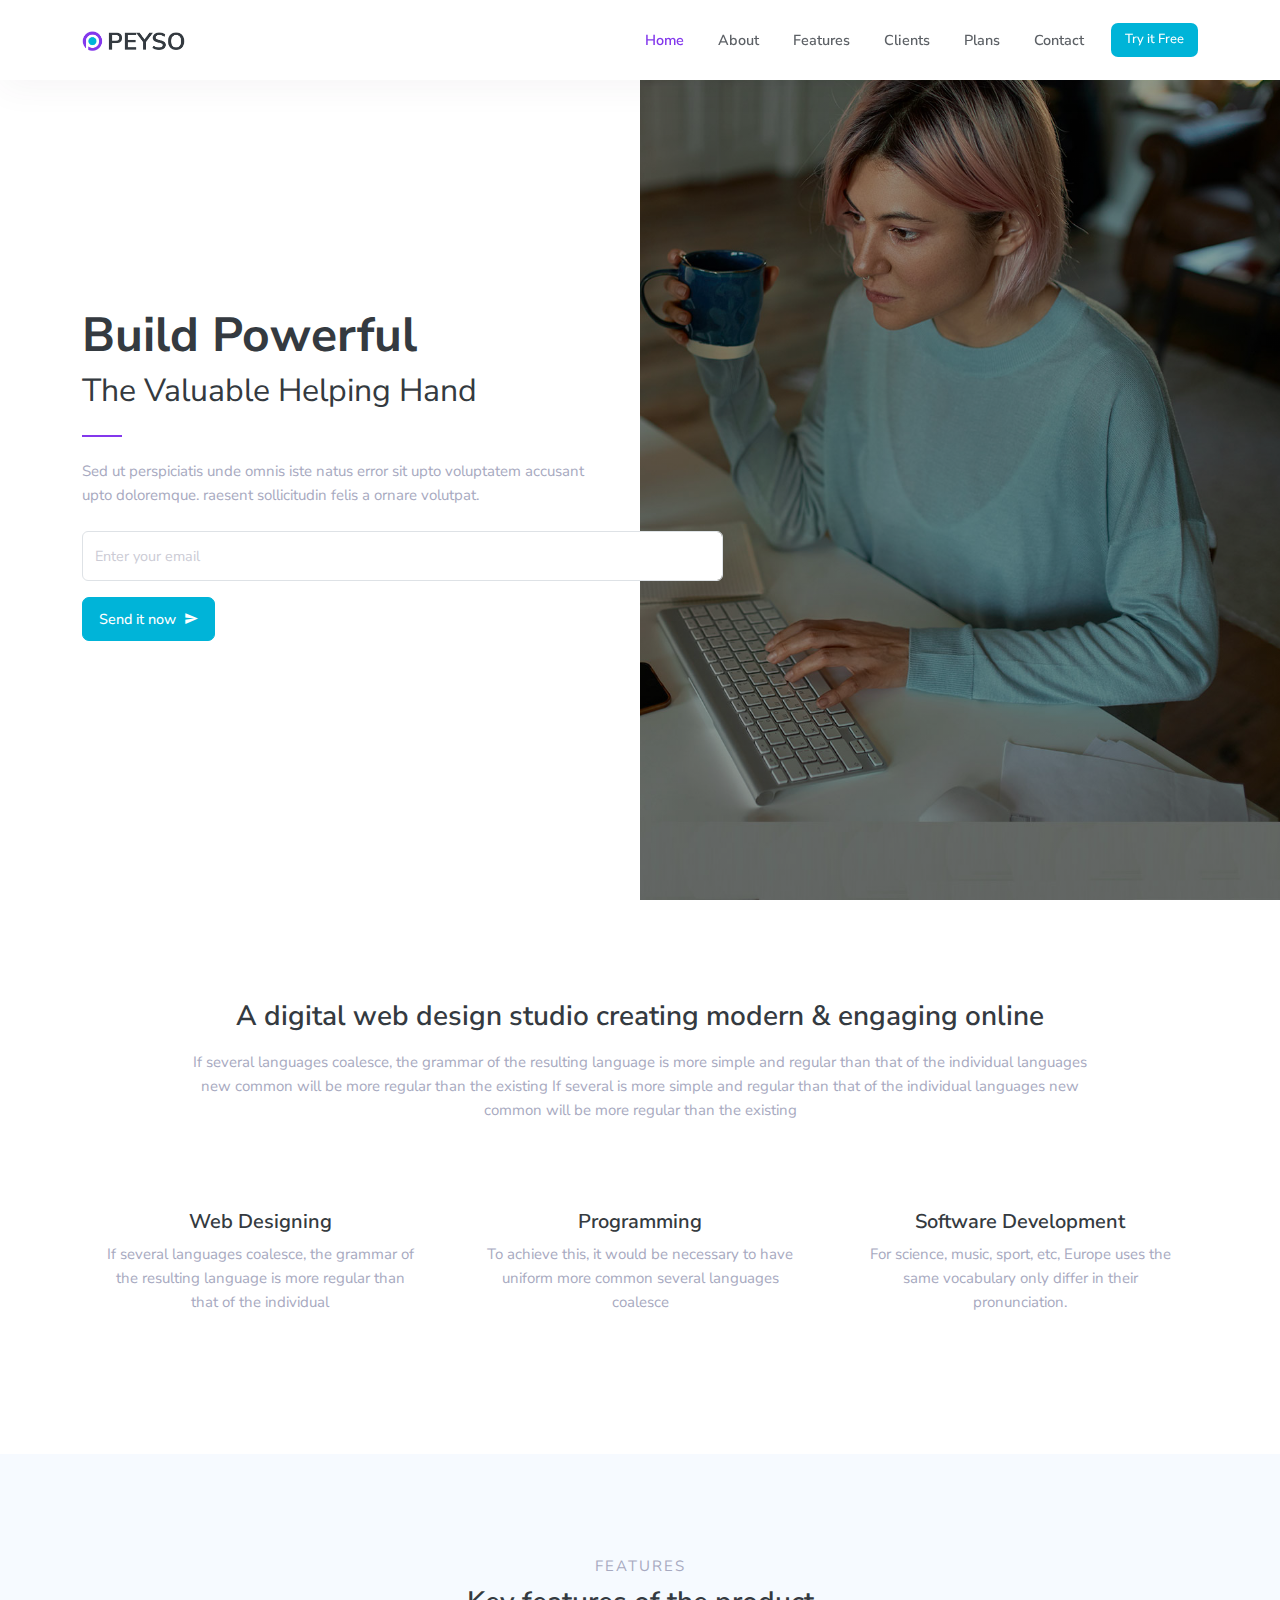
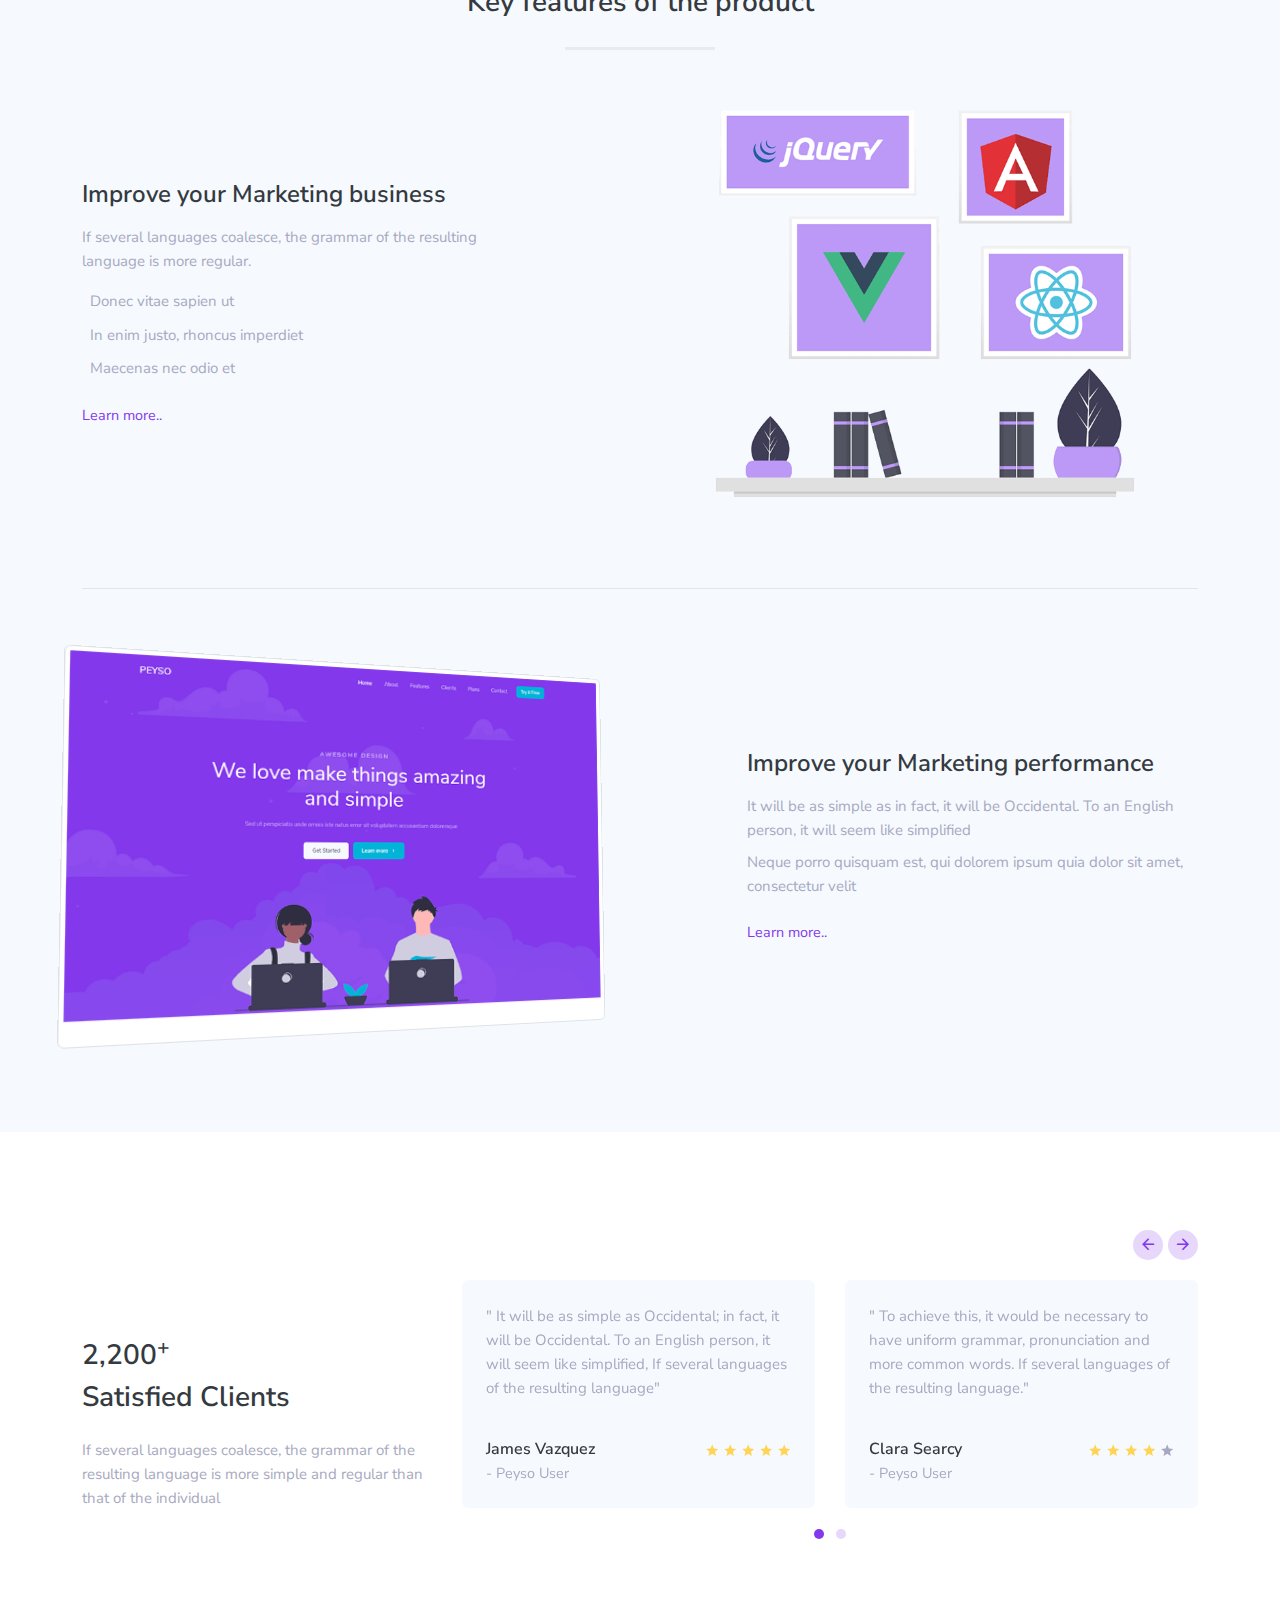
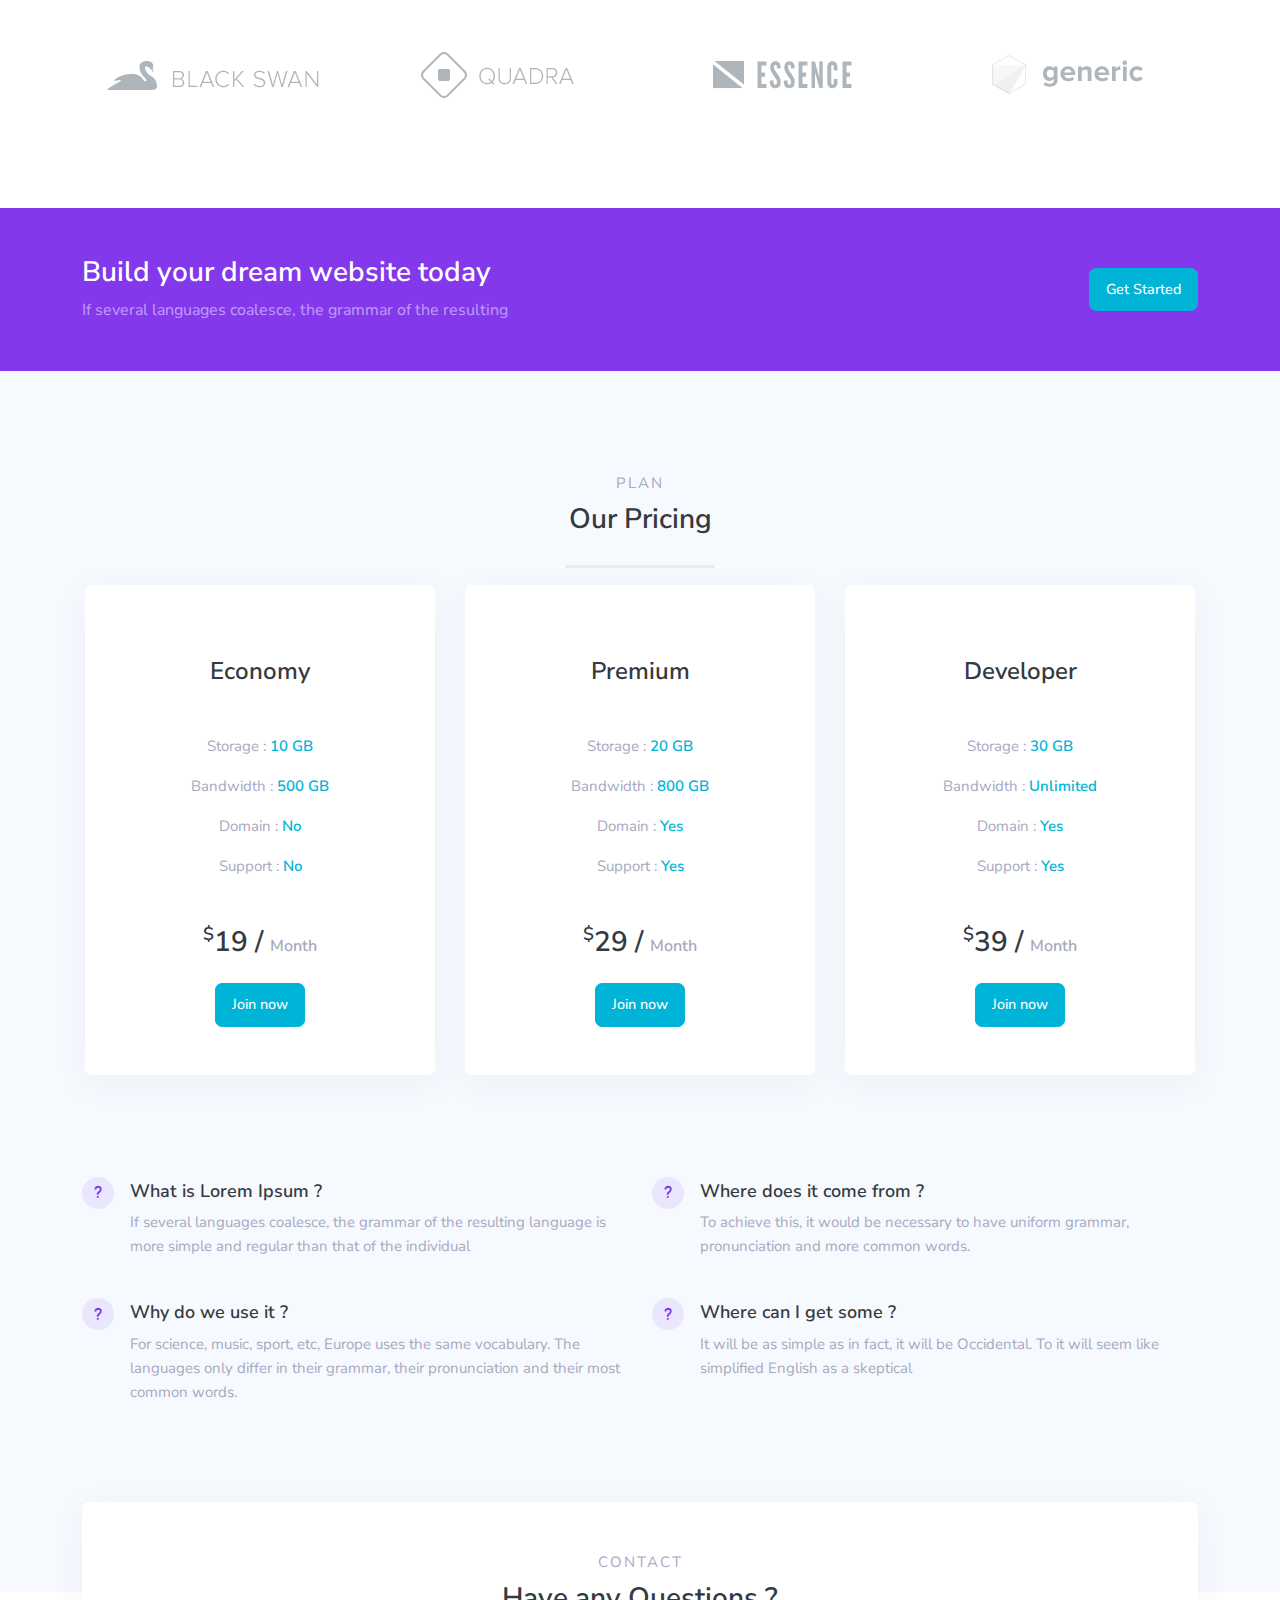
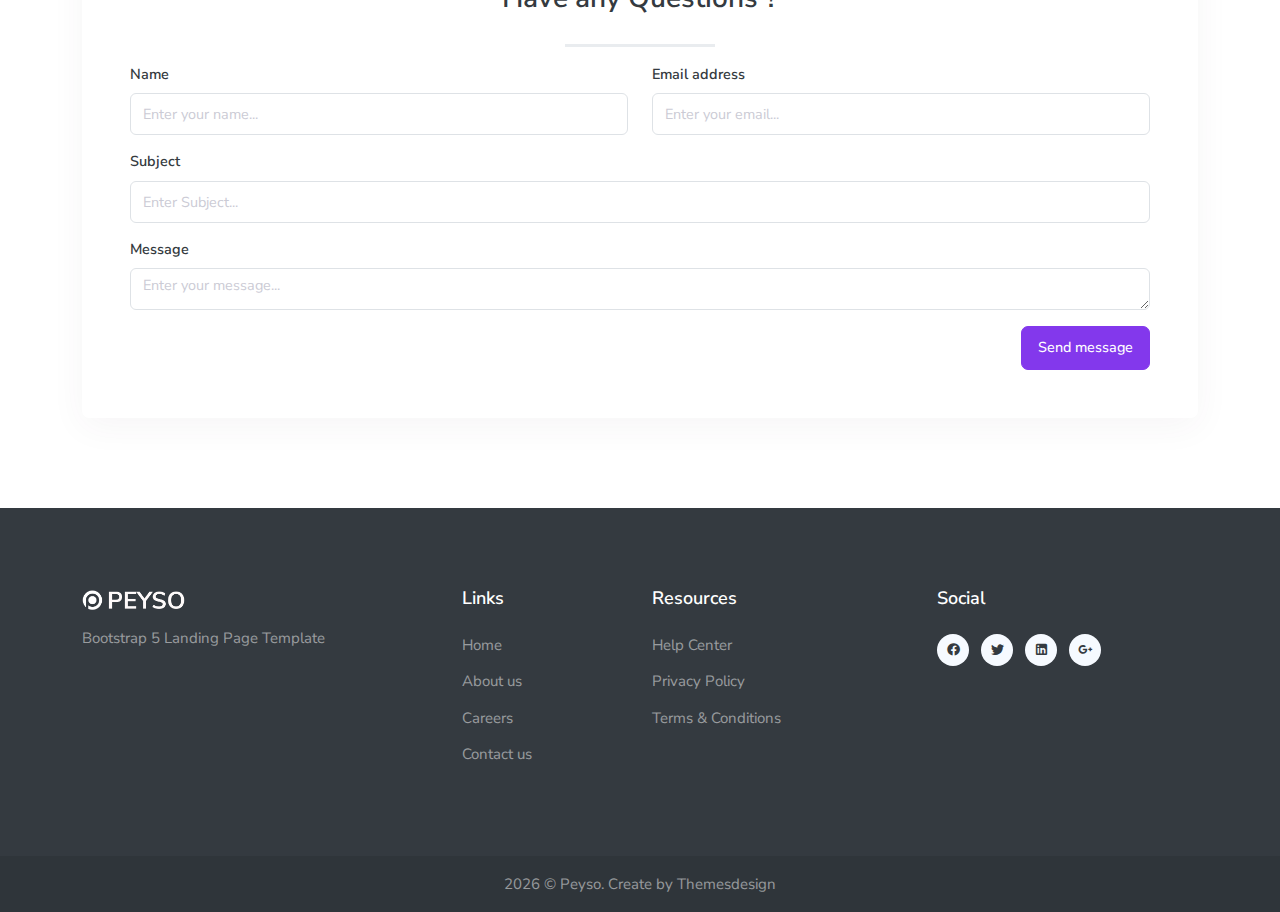
<file: HTML/index-4.html>
<!DOCTYPE html>
<html lang="en">

<head>
    <meta charset="UTF-8" />
    <meta name="viewport" content="width=device-width, initial-scale=1" />
    <title>Peyso - Bootstrap 5 Landing Page Template</title>
    <meta name="description" content="" />
    <meta name="keywords" content="" />
    <meta name="author" content="Themesdesign" />

    <!-- App favicon -->
    <link rel="shortcut icon" href="images/favicon.ico" />

    <!-- Bootstrap core CSS -->
    <link rel="stylesheet" href="css/bootstrap.min.css" type="text/css" />

    <!-- Material Icon -->
    <link rel="stylesheet" type="text/css" href="css/materialdesignicons.min.css" />

    <!-- tinyslider -->
    <link rel="stylesheet" href="css/tiny-slider.css">

    <!-- Custom  sCss -->
    <link rel="stylesheet" type="text/css" href="css/style.min.css" />
</head>

<body data-bs-spy="scroll" data-bs-target=".navbar" data-bs-offset="58">

    <!--Navbar Start-->
    <nav class="navbar navbar-expand-lg fixed-top sticky navbar-light" id="navbar">
        <div class="container">
            <a class="navbar-brand logo" href="#">
                <img src="images/logo-light.png" alt="" class="logo-light" height="20" />
                <img src="images/logo-dark.png" alt="" class="logo-dark" height="20" />
            </a>
            <button class="navbar-toggler" type="button" data-bs-toggle="collapse" data-bs-target="#navbarSupportedContent" aria-controls="navbarSupportedContent" aria-expanded="false" aria-label="Toggle navigation">
                <span class="navbar-toggler-icon"></span>
            </button>
            <div class="collapse navbar-collapse" id="navbarSupportedContent">
                <ul class="navbar-nav ms-auto mb-2 mb-lg-0" id="navbar-navlist">
                    <li class="nav-item">
                        <a href="#home" class="nav-link" id="scrollElement">Home</a>
                    </li>
                    <li class="nav-item">
                        <a href="#about" class="nav-link">About</a>
                    </li>
                    <li class="nav-item">
                        <a href="#features" class="nav-link">Features</a>
                    </li>
                    <li class="nav-item">
                        <a href="#clients" class="nav-link">Clients</a>
                    </li>
                    <li class="nav-item">
                        <a href="#pricing" class="nav-link">Plans</a>
                    </li>
                    <li class="nav-item">
                        <a href="#contact" class="nav-link">Contact</a>
                    </li>
                </ul>
                <a href="#" class="btn btn-info btn-sm navbar-btn my-lg-0 my-2">Try it Free</a>

            </div>
        </div>
    </nav>
    <!-- Navbar End -->

    <!-- Hero section Start -->
    <section class="hero-4 position-relative align-items-center justify-content-center d-flex" style="background-image: url(images/hero-4-bg.jpg);" id="home">
        <div class="hero-4-overlay"></div>
        <div class="container">
            <div class="row position-relative">
                <div class="col-lg-7 col-md-5">
                    <div class="hero-4-content mt-md-5">
                        <h1 class="hero-4-title fw-bold">Build Powerful</h1>
                        <h2 class="fw-normal mb-4">The Valuable Helping Hand</h2>
                        <span class="title-line position-relative"></span>
                        <p class="text-muted mb-4 mt-5">
                            Sed ut perspiciatis unde omnis iste natus error sit upto voluptatem accusant <br /> upto doloremque. raesent sollicitudin felis a ornare volutpat.
                        </p>
                        <input type="email" class="form-control mb-3 py-4" placeholder="Enter your email" />
                        <a href="#" class="btn btn-info">Send it now <i class="mdi mdi-send font-13 ms-1"></i></a>
                    </div>
                </div>
            </div>
            <!-- end row -->
        </div>
        <!-- end container -->
    </section>
    <!-- Hero section End -->

    <!-- Start About -->
    <section class="section" id="about">
        <div class="container">
            <div class="row justify-content-center">
                <div class="col-lg-10">
                    <div class="text-center mb-5">
                        <h3 class="mb-3">A digital web design studio creating modern & engaging online</h3>
                        <p class="text-muted">
                            If several languages coalesce, the grammar of the resulting language is more simple and regular than that of the individual languages new common will be more regular than the existing If several is more
                            simple and regular than that of the individual languages new common will be more regular than the existing
                        </p>
                    </div>
                </div>
            </div>
            <!-- end row -->

            <div class="row">
                <div class="col-lg-4 col-md-4">
                    <div class="text-center p-4">
                        <div class="icons-xl mb-3">
                            <i class="uim uim-ruler"></i>
                        </div>

                        <h5>Web Designing</h5>
                        <p class="text-muted">If several languages coalesce, the grammar of the resulting language is more regular than that of the individual</p>
                    </div>
                </div>

                <div class="col-lg-4 col-md-4">
                    <div class="text-center p-4">
                        <div class="icons-xl mb-3">
                            <i class="uim uim-repeat"></i>
                        </div>

                        <h5>Programming</h5>
                        <p class="text-muted">To achieve this, it would be necessary to have uniform more common several languages coalesce</p>
                    </div>
                </div>

                <div class="col-lg-4 col-md-4">
                    <div class="text-center p-4">
                        <div class="icons-xl mb-3">
                            <i class="uim uim-airplay"></i>
                        </div>

                        <h5>Software Development</h5>
                        <p class="text-muted">For science, music, sport, etc, Europe uses the same vocabulary only differ in their pronunciation.</p>
                    </div>
                </div>
            </div>
            <!-- end row -->
        </div>
        <!-- end container -->
    </section>
    <!-- end About -->

    <!-- Start Features -->
    <section class="section bg-light" id="features">
        <div class="container">
            <div class="row justify-content-center">
                <div class="col-lg-8">
                    <div class="text-center title mb-5">
                        <p class="text-muted text-uppercase fw-normal mb-2">Features</p>
                        <h3 class="mb-3">Key features of the product</h3>
                        <div class="title-icon position-relative">
                            <div class="position-relative">
                                <i class="uim uim-arrow-circle-down"></i>
                            </div>
                        </div>
                    </div>
                </div>
            </div>
            <!-- end row -->

            <div class="row align-items-center">
                <div class="col-lg-5 order-2 order-lg-1">
                    <div class="mt-4 mt-lg-0">
                        <h4>Improve your Marketing business</h4>
                        <p class="text-muted mt-3">If several languages coalesce, the grammar of the resulting language is more regular.</p>

                        <div>
                            <p class="mb-2 text-muted">
                                <span class="uim-icon-info me-2 align-middle"><i class="uim uim-check-circle"></i></span>Donec vitae sapien ut
                            </p>
                            <p class="mb-2 text-muted">
                                <span class="uim-icon-info me-2 align-middle"><i class="uim uim-check-circle"></i></span>In enim justo, rhoncus imperdiet
                            </p>
                            <p class="text-muted">
                                <span class="uim-icon-info me-2 align-middle"><i class="uim uim-check-circle"></i></span>Maecenas nec odio et
                            </p>
                        </div>
                        <div class="mt-4">
                            <a href="#" class="text-primary">Learn more..</a>
                        </div>
                    </div>
                </div>

                <div class="col-lg-6 ms-lg-auto col-sm-8 order-1 order-lg-2">
                    <div>
                        <img src="images/features/img-1.jpg" alt="" class="img-fluid mx-auto d-block" />
                    </div>
                </div>
            </div>
            <!-- end row -->

            <hr class="my-5" />

            <div class="row align-items-center">
                <div class="col-lg-6 col-sm-8">
                    <div class="features-img mt-4">
                        <img src="images/features/img-2.jpg" alt="" class="img-fluid mx-auto d-block img-thumbnail" />
                    </div>
                </div>

                <div class="col-lg-5 ms-lg-auto">
                    <div class="mt-5 mt-lg-4">
                        <h4>Improve your Marketing performance</h4>
                        <p class="text-muted mb-2 mt-3">It will be as simple as in fact, it will be Occidental. To an English person, it will seem like simplified</p>
                        <p class="text-muted">Neque porro quisquam est, qui dolorem ipsum quia dolor sit amet, consectetur velit</p>
                        <div class="mt-4">
                            <a href="#" class="text-primary">Learn more..</a>
                        </div>
                    </div>
                </div>
            </div>
            <!-- end row -->
        </div>
        <!-- end container -->
    </section>
    <!-- End Features -->

    <!-- Start Clients -->
    <section class="section mt-5" id="clients">
        <div class="container">
            <div class="row pb-5 align-items-center">
                <div class="col-lg-4 col-md-4">
                    <div class="icons-lg mb-4">
                        <i class="uim uim-comment-message"></i>
                    </div>
                    <h3 class="mb-2">2,200<sup>+</sup></h3>
                    <h3 class="mb-4">Satisfied Clients</h3>
                    <p class="text-muted mb-sm-0 mb-5 pb-sm-0 pb-4">If several languages coalesce, the grammar of the resulting language is more simple and regular than that of the individual</p>
                </div>

                <div class="col-lg-8 col-md-8">
                    <div class="client-slider">
                        <div>
                            <div class="bg-light rounded p-4">
                                <p class="text-muted mb-4">" It will be as simple as Occidental; in fact, it will be Occidental. To an English person, it will seem like simplified, If several languages of the resulting language"</p>
                                <div class="pt-3">
                                    <div class="d-inline-block">
                                        <h5 class="font-16 mb-1">James Vazquez</h5>
                                        <span class="text-muted">- Peyso User</span>
                                    </div>
                                    <div class="text-muted d-inline-block float-end">
                                        <i class="mdi mdi-star text-warning"></i>
                                        <i class="mdi mdi-star text-warning"></i>
                                        <i class="mdi mdi-star text-warning"></i>
                                        <i class="mdi mdi-star text-warning"></i>
                                        <i class="mdi mdi-star text-warning"></i>
                                    </div>
                                </div>
                            </div>
                        </div>
                        <div>
                            <div class="bg-light rounded p-4">
                                <p class="text-muted mb-4">" To achieve this, it would be necessary to have uniform grammar, pronunciation and more common words. If several languages of the resulting language."</p>

                                <div class="pt-3">
                                    <div class="d-inline-block">
                                        <h5 class="font-16 mb-1">Clara Searcy</h5>
                                        <span class="text-muted">- Peyso User</span>
                                    </div>
                                    <div class="text-muted d-inline-block float-end">
                                        <i class="mdi mdi-star text-warning"></i>
                                        <i class="mdi mdi-star text-warning"></i>
                                        <i class="mdi mdi-star text-warning"></i>
                                        <i class="mdi mdi-star text-warning"></i>
                                        <i class="mdi mdi-star"></i>
                                    </div>
                                </div>
                            </div>
                        </div>
                        <div>
                            <div class="bg-light rounded p-4">
                                <p class="text-muted mb-4">
                                    " If several It will be as simple as Occidental; it will be Occidental. To an English person, it will seem like simplified, If several languages of the resulting language "
                                </p>
                                <div class="pt-3">
                                    <div class="d-inline-block">
                                        <h5 class="font-16 mb-1">Alfredo Williams</h5>
                                        <span class="text-muted">- Peyso User</span>
                                    </div>
                                    <div class="text-muted d-inline-block float-end">
                                        <i class="mdi mdi-star text-warning"></i>
                                        <i class="mdi mdi-star text-warning"></i>
                                        <i class="mdi mdi-star text-warning"></i>
                                        <i class="mdi mdi-star text-warning"></i>
                                        <i class="mdi mdi-star"></i>
                                    </div>
                                </div>
                            </div>
                        </div>
                    </div>
                </div>
            </div>
            <!-- end row -->

            <!-- start brand logo -->
            <div class="row mt-5">
                <div class="col-lg-3 col-sm-3">
                    <div class="client-images">
                        <img src="images/clients/1.png" alt="client-img" class="mx-auto img-fluid d-block" />
                    </div>
                </div>
                <div class="col-lg-3 col-sm-3">
                    <div class="client-images">
                        <img src="images/clients/3.png" alt="client-img" class="mx-auto img-fluid d-block" />
                    </div>
                </div>
                <div class="col-lg-3 col-sm-3">
                    <div class="client-images">
                        <img src="images/clients/4.png" alt="client-img" class="mx-auto img-fluid d-block" />
                    </div>
                </div>
                <div class="col-lg-3 col-sm-3">
                    <div class="client-images">
                        <img src="images/clients/6.png" alt="client-img" class="mx-auto img-fluid d-block" />
                    </div>
                </div>
            </div>
            <!-- end row -->
        </div>
        <!-- end container -->
    </section>
    <!-- End Clients -->

    <!-- Start cta section -->
    <section class="py-5 bg-primary">
        <div class="container">
            <div class="row align-items-center">
                <div class="col-md-9">
                    <div class="text-white-50">
                        <h3 class="text-white">Build your dream website today</h3>
                        <p class="mb-0 fs-6">If several languages coalesce, the grammar of the resulting</p>
                    </div>
                </div>

                <div class="col-md-3">
                    <div class="mt-4 mt-md-0 text-md-end">
                        <a href="#" class="btn btn-info">Get Started</a>
                    </div>
                </div>
            </div>
            <!-- end row -->
        </div>
        <!-- end container -->
    </section>
    <!-- End cta section -->

    <!-- Start pricing -->
    <section class="section bg-light" id="pricing">
        <div class="container">
            <div class="row justify-content-center">
                <div class="col-lg-8">
                    <div class="text-center title mb-5">
                        <p class="text-muted text-uppercase fw-normal mb-2">Plan</p>
                        <h3 class="mb-3">Our Pricing</h3>
                        <div class="title-icon position-relative">
                            <div class="position-relative">
                                <i class="uim uim-arrow-circle-down"></i>
                            </div>
                        </div>
                    </div>
                </div>
            </div>
            <!-- end row -->

            <div class="row pb-4">
                <div class="col-lg-4 col-md-6">
                    <div class="card plan-box text-center p-2">
                        <div class="card-body">
                            <div class="icons-xl pt-4">
                                <i class="uim uim-box"></i>
                            </div>
                            <h4 class="mt-4">Economy</h4>

                            <div class="plan-features text-muted mt-5">
                                <p>Storage : <span class="text-info fw-semibold">10 GB</span></p>
                                <p>Bandwidth : <span class="text-info fw-semibold">500 GB</span></p>
                                <p>Domain : <span class="text-info fw-semibold">No</span></p>
                                <p>Support : <span class="text-info fw-semibold">No</span></p>
                            </div>

                            <div class="mt-5">
                                <h3>
                                    <sup><small>$</small></sup>19 / <span class="font-16 text-muted">Month</span>
                                </h3>
                                <div class="mt-4 mb-4">
                                    <a href="#" class="btn btn-info btn-block">Join now</a>
                                </div>
                            </div>
                        </div>
                    </div>
                </div>
                <div class="col-lg-4 col-md-6">
                    <div class="card plan-box text-center p-2">
                        <div class="card-body">
                            <div>
                                <div class="icons-xl pt-4">
                                    <i class="uim uim-rocket"></i>
                                </div>
                                <h4 class="mt-4">Premium</h4>

                                <div class="plan-features text-muted mt-5">
                                    <p>Storage : <span class="text-info fw-semibold">20 GB</span></p>
                                    <p>Bandwidth : <span class="text-info fw-semibold">800 GB</span></p>
                                    <p>Domain : <span class="text-info fw-semibold">Yes</span></p>
                                    <p>Support : <span class="text-info fw-semibold">Yes</span></p>
                                </div>

                                <div class="mt-5">
                                    <h3>
                                        <sup><small>$</small></sup>29 / <span class="font-16 text-muted">Month</span>
                                    </h3>
                                    <div class="mt-4 mb-4">
                                        <a href="#" class="btn btn-info btn-block">Join now</a>
                                    </div>
                                </div>
                            </div>
                        </div>
                    </div>
                </div>
                <div class="col-lg-4 col-md-6">
                    <div class="card plan-box text-center p-2">
                        <div class="card-body">
                            <div>
                                <div class="icons-xl pt-4">
                                    <i class="uim uim-user-md"></i>
                                </div>
                                <h4 class="mt-4">Developer</h4>

                                <div class="plan-features text-muted mt-5">
                                    <p>Storage : <span class="text-info fw-semibold">30 GB</span></p>
                                    <p>Bandwidth : <span class="text-info fw-semibold">Unlimited</span></p>
                                    <p>Domain : <span class="text-info fw-semibold">Yes</span></p>
                                    <p>Support : <span class="text-info fw-semibold">Yes</span></p>
                                </div>

                                <div class="mt-5">
                                    <h3>
                                        <sup><small>$</small></sup>39 / <span class="font-16 text-muted">Month</span>
                                    </h3>
                                    <div class="mt-4 mb-4">
                                        <a href="#" class="btn btn-info btn-block">Join now</a>
                                    </div>
                                </div>
                            </div>
                        </div>
                    </div>
                </div>
            </div>
            <!-- end plans row -->

            <!-- start faq -->
            <div class="row mb-5 pb-4">
                <div class="col-lg-6 col-md-6">
                    <div class="mt-5 d-flex">
                        <div class="me-3">
                            <div class="avatar-title rounded-circle bg-soft-primary avatar-md text-primary">
                                <i class="mdi mdi-help"></i>
                            </div>
                        </div>

                        <div>
                            <h5 class="font-18 mt-1">What is Lorem Ipsum ?</h5>
                            <p class="text-muted">If several languages coalesce, the grammar of the resulting language is more simple and regular than that of the individual</p>
                        </div>
                    </div>

                    <div class="mt-4 d-flex">
                        <div class="me-3">
                            <div class="avatar-title rounded-circle bg-soft-primary avatar-md text-primary">
                                <i class="mdi mdi-help"></i>
                            </div>
                        </div>

                        <div>
                            <h5 class="font-18 mt-1">Why do we use it ?</h5>
                            <p class="text-muted">For science, music, sport, etc, Europe uses the same vocabulary. The languages only differ in their grammar, their pronunciation and their most common words.</p>
                        </div>
                    </div>
                </div>

                <div class="col-lg-6 col-md-6">
                    <div class="mt-sm-5 mt-4 d-flex">
                        <div class="me-3">
                            <div class="avatar-title rounded-circle bg-soft-primary avatar-md text-primary">
                                <i class="mdi mdi-help"></i>
                            </div>
                        </div>

                        <div>
                            <h5 class="font-18 mt-1">Where does it come from ?</h5>
                            <p class="text-muted">To achieve this, it would be necessary to have uniform grammar, pronunciation and more common words.</p>
                        </div>
                    </div>

                    <div class="mt-4 d-flex">
                        <div class="me-3">
                            <div class="avatar-title rounded-circle bg-soft-primary avatar-md text-primary">
                                <i class="mdi mdi-help"></i>
                            </div>
                        </div>

                        <div>
                            <h5 class="font-18 mt-1">Where can I get some ?</h5>
                            <p class="text-muted">It will be as simple as in fact, it will be Occidental. To it will seem like simplified English as a skeptical</p>
                        </div>
                    </div>
                </div>
            </div>
            <!-- end faq row -->
        </div>
        <!-- end container -->
    </section>
    <!-- end pricing -->

    <!-- Start contact -->
    <section id="contact">
        <div class="container">
            <div class="row">
                <div class="col-lg-12">
                    <div class="card contact-section-card mb-0">
                        <div class="card-body p-md-5">
                            <div class="text-center title mb-5">
                                <p class="text-muted text-uppercase fw-normal mb-2">Contact</p>
                                <h3 class="mb-3">Have any Questions ?</h3>
                                <div class="title-icon position-relative">
                                    <div class="position-relative">
                                        <i class="uim uim-arrow-circle-down"></i>
                                    </div>
                                </div>
                            </div>
                                              
                            <!-- start form -->
                            <form method="post" name="myForm" onsubmit="return validateForm()" href="javascript: void(0);">
                                <p id="error-msg"></p>
                                <div class="row">
                                    <div class="col-lg-6">
                                        <div class="mb-3">
                                            <label class="form-label" for="name">Name</label>
                                            <input name="name" id="name" type="text" class="form-control" placeholder="Enter your name..." />
                                        </div>
                                    </div>
                                    <div class="col-lg-6">
                                        <div class="mb-3">
                                            <label class="form-label" for="email">Email address</label>
                                            <input name="email" id="email" type="email" class="form-control" placeholder="Enter your email..." />
                                        </div>
                                    </div>
                                </div>
                                <!-- end row -->

                                <div class="mb-3">
                                    <label class="form-label" for="subject">Subject</label>
                                    <input name="subject" id="subject" type="text" class="form-control" placeholder="Enter Subject..." />
                                </div>

                                <div class="mb-3">
                                    <label class="form-label" for="comments">Message</label>
                                    <textarea name="comments" id="comments" rows="3" class="form-control" placeholder="Enter your message..."></textarea>
                                </div>

                                <div class="text-end">
                                    <input type="submit" id="submit" name="send" class="submitBnt btn btn-primary" value="Send message" />
                        
                                </div>
                            </form>
                        </div>
                    </div>
                </div>
            </div>
            <!-- end row -->
        </div>
        <!-- end container -->
    </section>
    <!-- end contact -->

    <!-- start footer -->
    <footer class="footer bg-dark text-white-50">
        <div class="container">
            <div class="row">
                <div class="col-lg-4">                        
                    <a href="#" class="d-block mb-3">
                        <img src="images/logo-light.png" alt="" height="20" />
                    </a>
                    <p>Bootstrap 5 Landing Page Template</p>                        
                </div>

                <div class="col-lg-2 col-sm-6">
                    <div class="mt-4 mt-lg-0">
                        <h5 class="mb-4 font-18 text-white">Links</h5>
                        <ul class="list-unstyled footer-list-menu">
                            <li><a href="#">Home</a></li>
                            <li><a href="#">About us</a></li>
                            <li><a href="#">Careers</a></li>
                            <li><a href="#">Contact us</a></li>
                        </ul>
                    </div>
                </div>

                <div class="col-lg-3 col-sm-6">
                    <div class="mt-4 mt-lg-0">
                        <h5 class="mb-4 font-18 text-white">Resources</h5>
                        <ul class="list-unstyled footer-list-menu">
                            <li><a href="#">Help Center</a></li>
                            <li><a href="#">Privacy Policy</a></li>
                            <li><a href="#">Terms & Conditions</a></li>
                        </ul>
                    </div>
                </div>
                <div class="col-lg-3 col-sm-6">
                    <div class="mt-4 mt-lg-0">
                        <h5 class="mb-4 font-18 text-white">Social</h5>
                        <ul class="list-inline social-icons-list">
                            <li class="list-inline-item">
                                <a href="#"><i class="mdi mdi-facebook"></i></a>
                            </li>
                            <li class="list-inline-item">
                                <a href="#"><i class="mdi mdi-twitter"></i></a>
                            </li>
                            <li class="list-inline-item">
                                <a href="#"><i class="mdi mdi-linkedin"></i></a>
                            </li>
                            <li class="list-inline-item">
                                <a href="#"><i class="mdi mdi-google-plus"></i></a>
                            </li>
                        </ul>
                    </div>
                </div>
            </div>
            <!-- end row -->
        </div>
        <!-- end container -->
    </footer>
    <!-- end footer -->

    <!-- Start footer-alt -->
    <section class="footer-alt py-3">
        <div class="container">
            <div class="row">
                <div class="col-lg-12">
                    <div class="text-center text-white-50">
                        <p class="mb-0"><script>document.write(new Date().getFullYear())</script> © Peyso. Create by Themesdesign</p>
                    </div>
                </div>
            </div>
            <!-- end row -->
        </div>
        <!-- end container -->
    </section>
    <!-- end footer-alt -->


    <!-- Javascript -->   
    <script src="js/bootstrap.bundle.min.js"></script>

    <!-- unicons -->
    <script src="https://unicons.iconscout.com/release/v2.1.11/script/monochrome/bundle.js"></script>

    <!-- testi-slider -->
    <script src="js/tiny-slider.js"></script>


    <!-- app js -->
    <script src="js/app.js"></script>
</body>

</html>
</file>
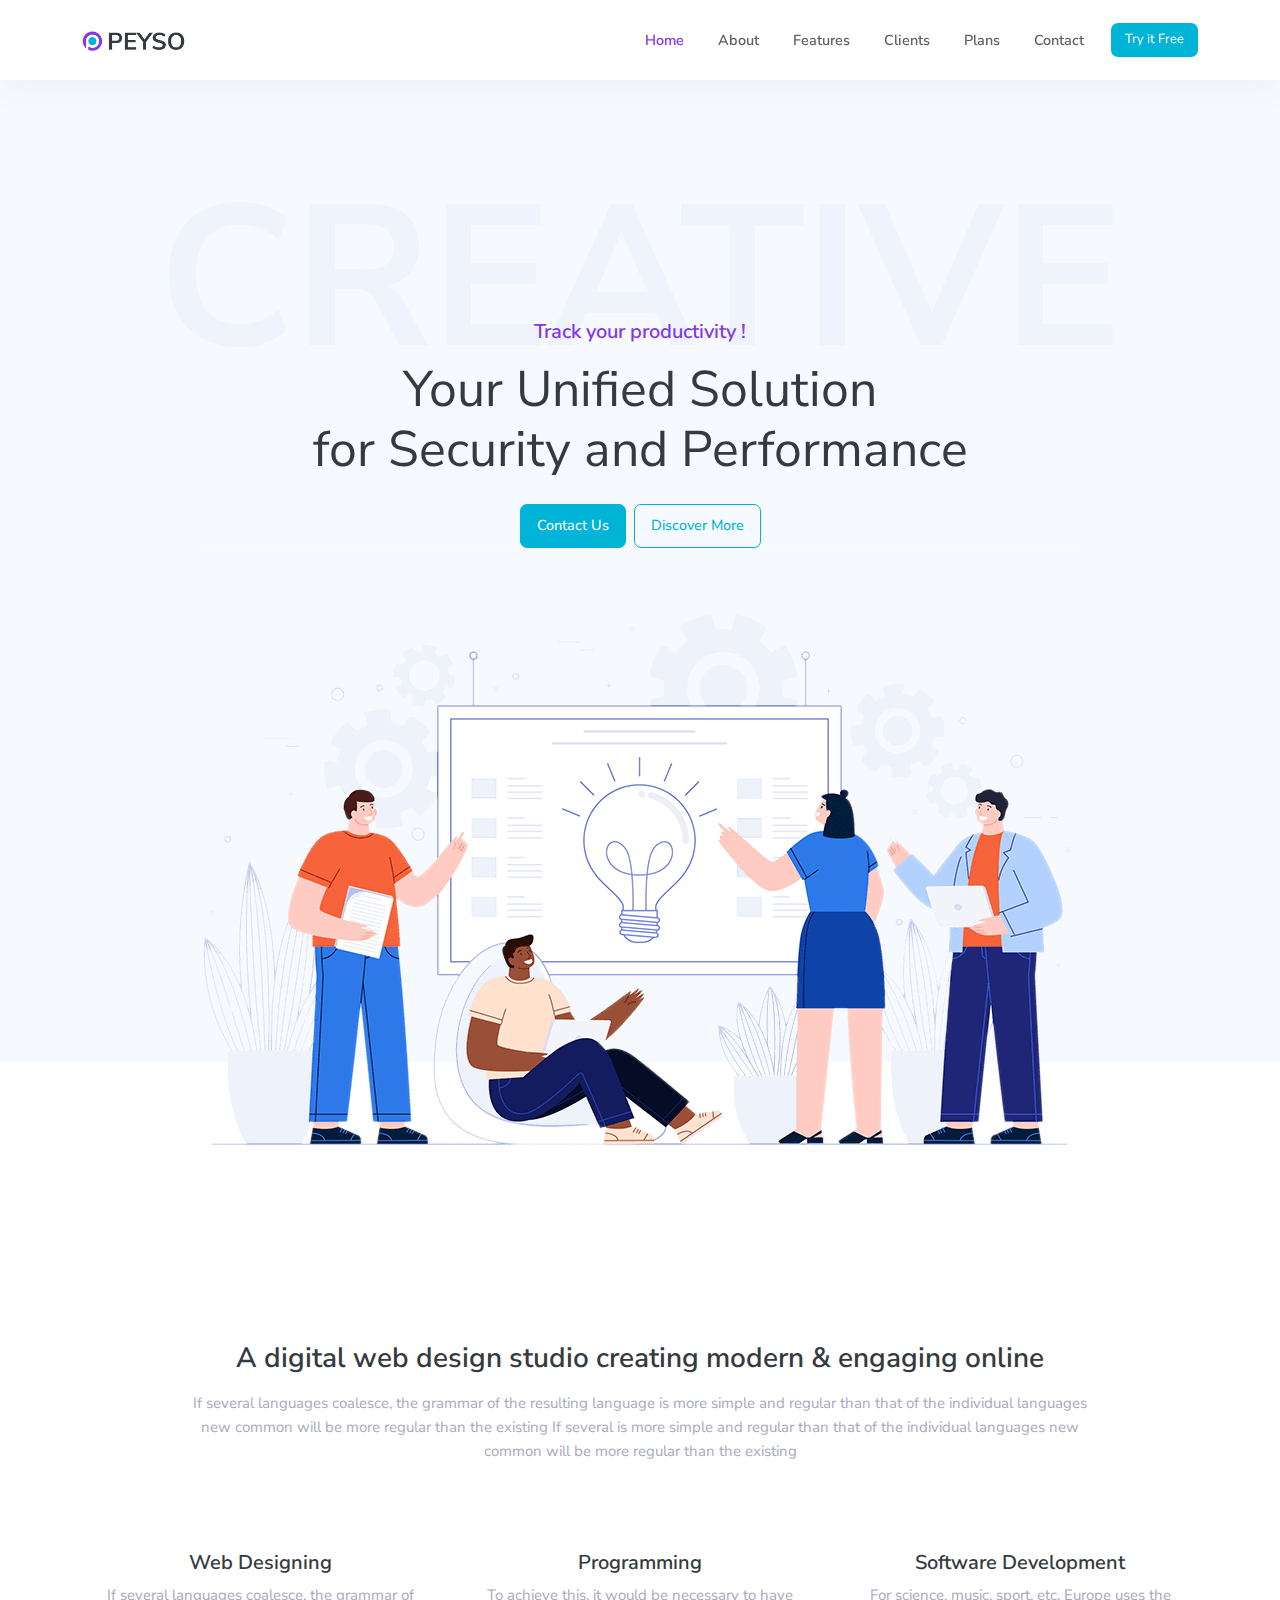
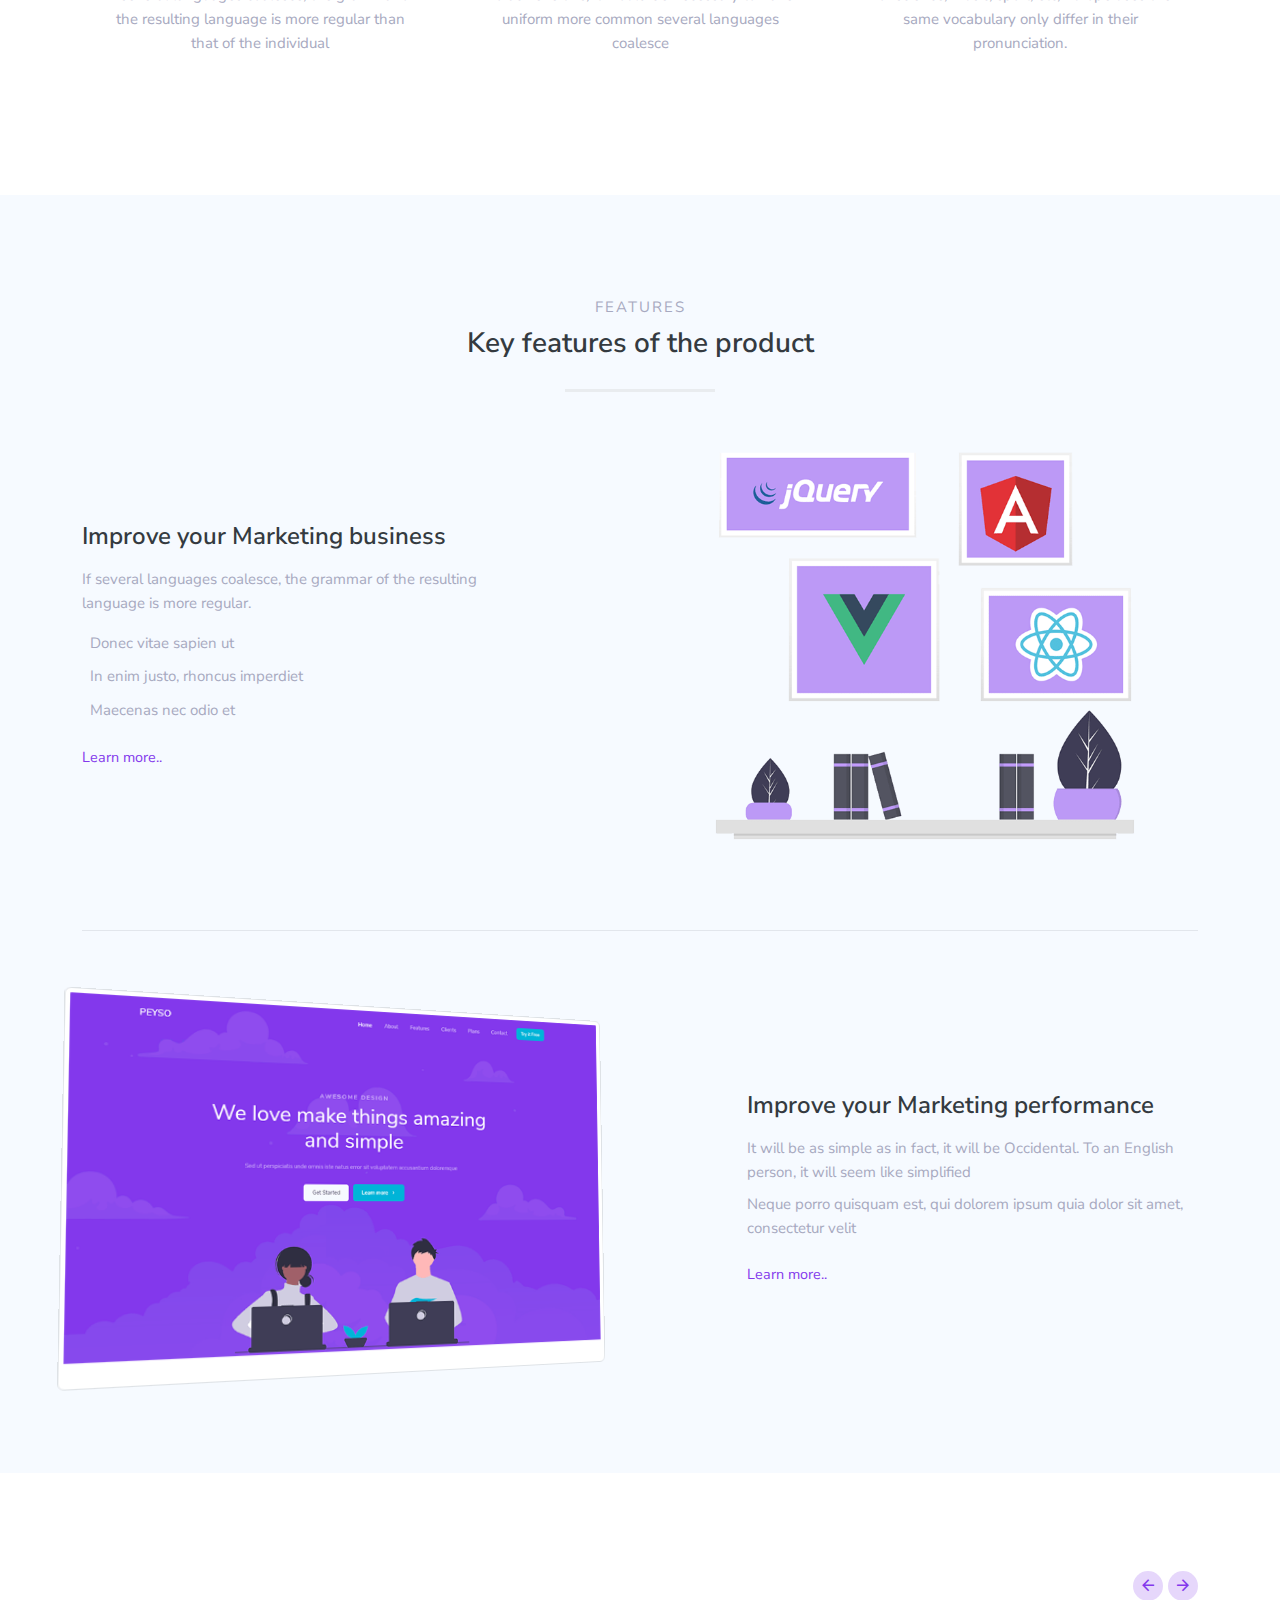
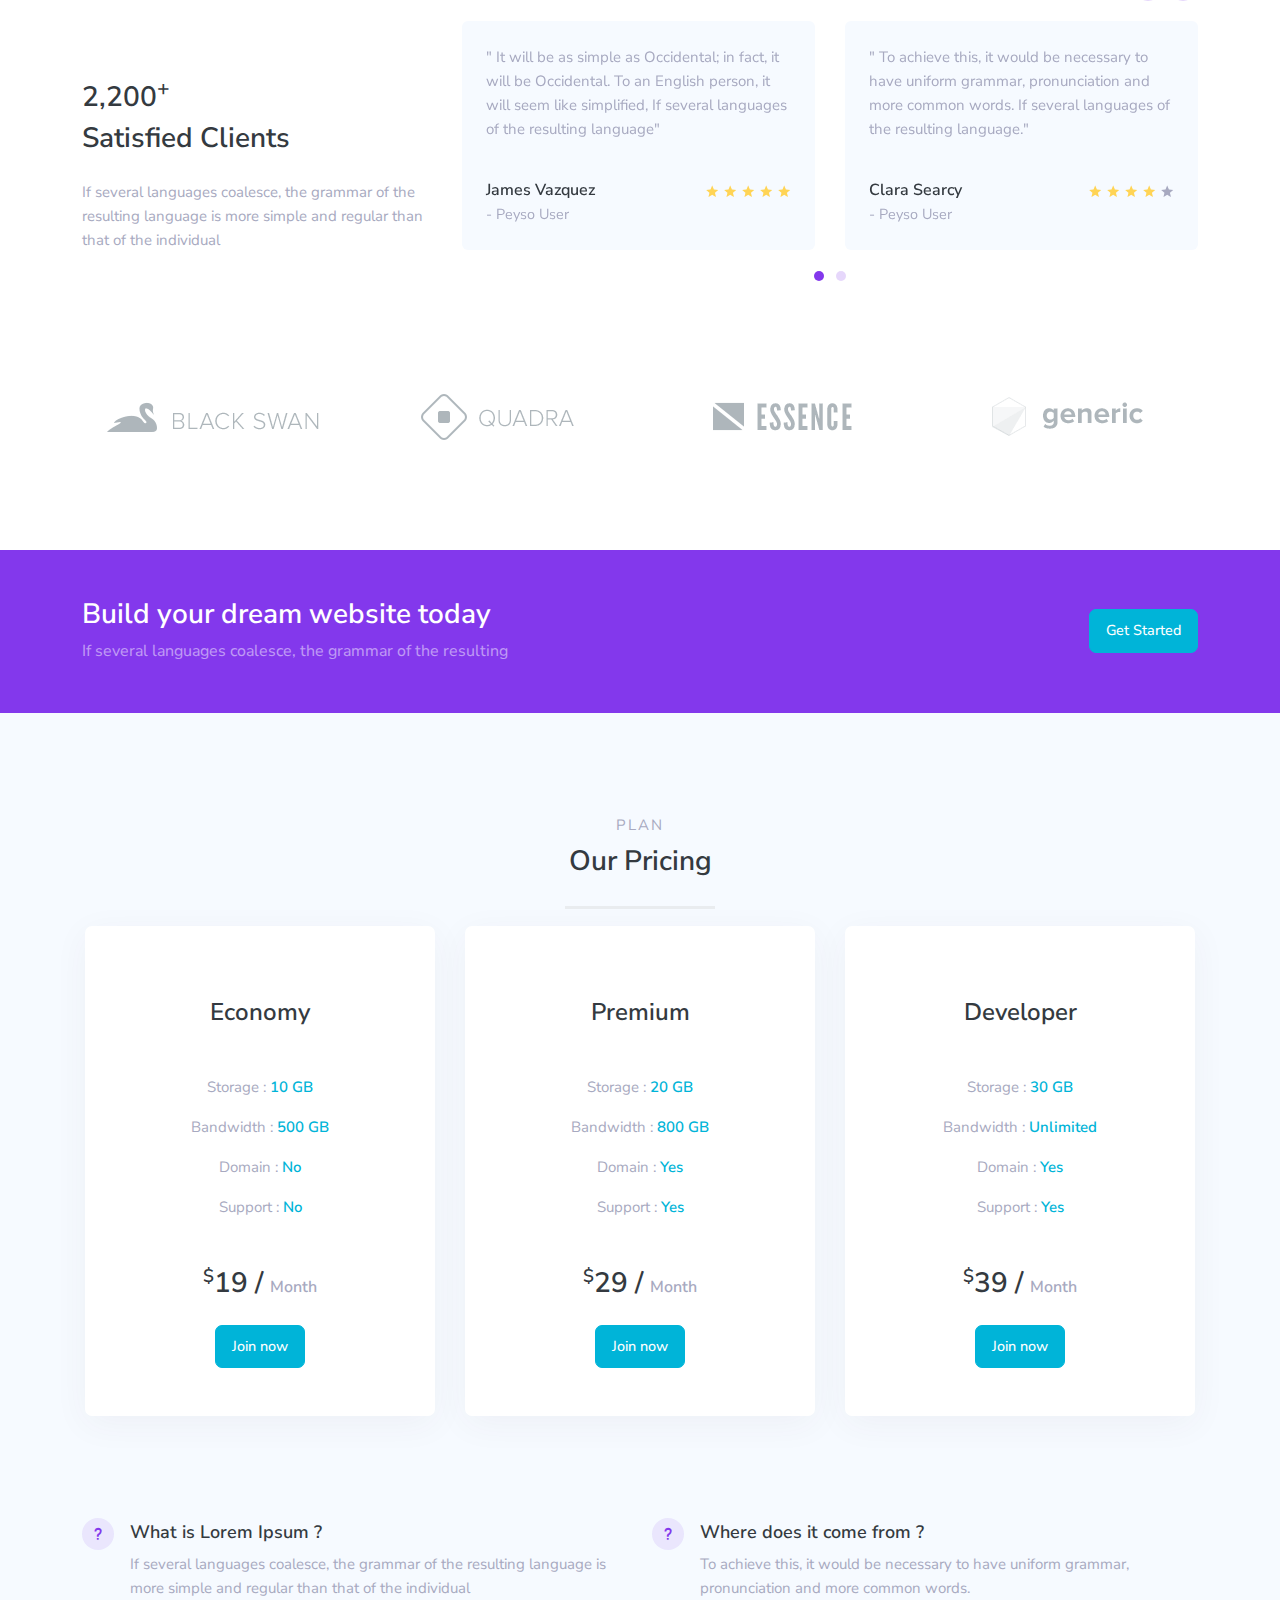
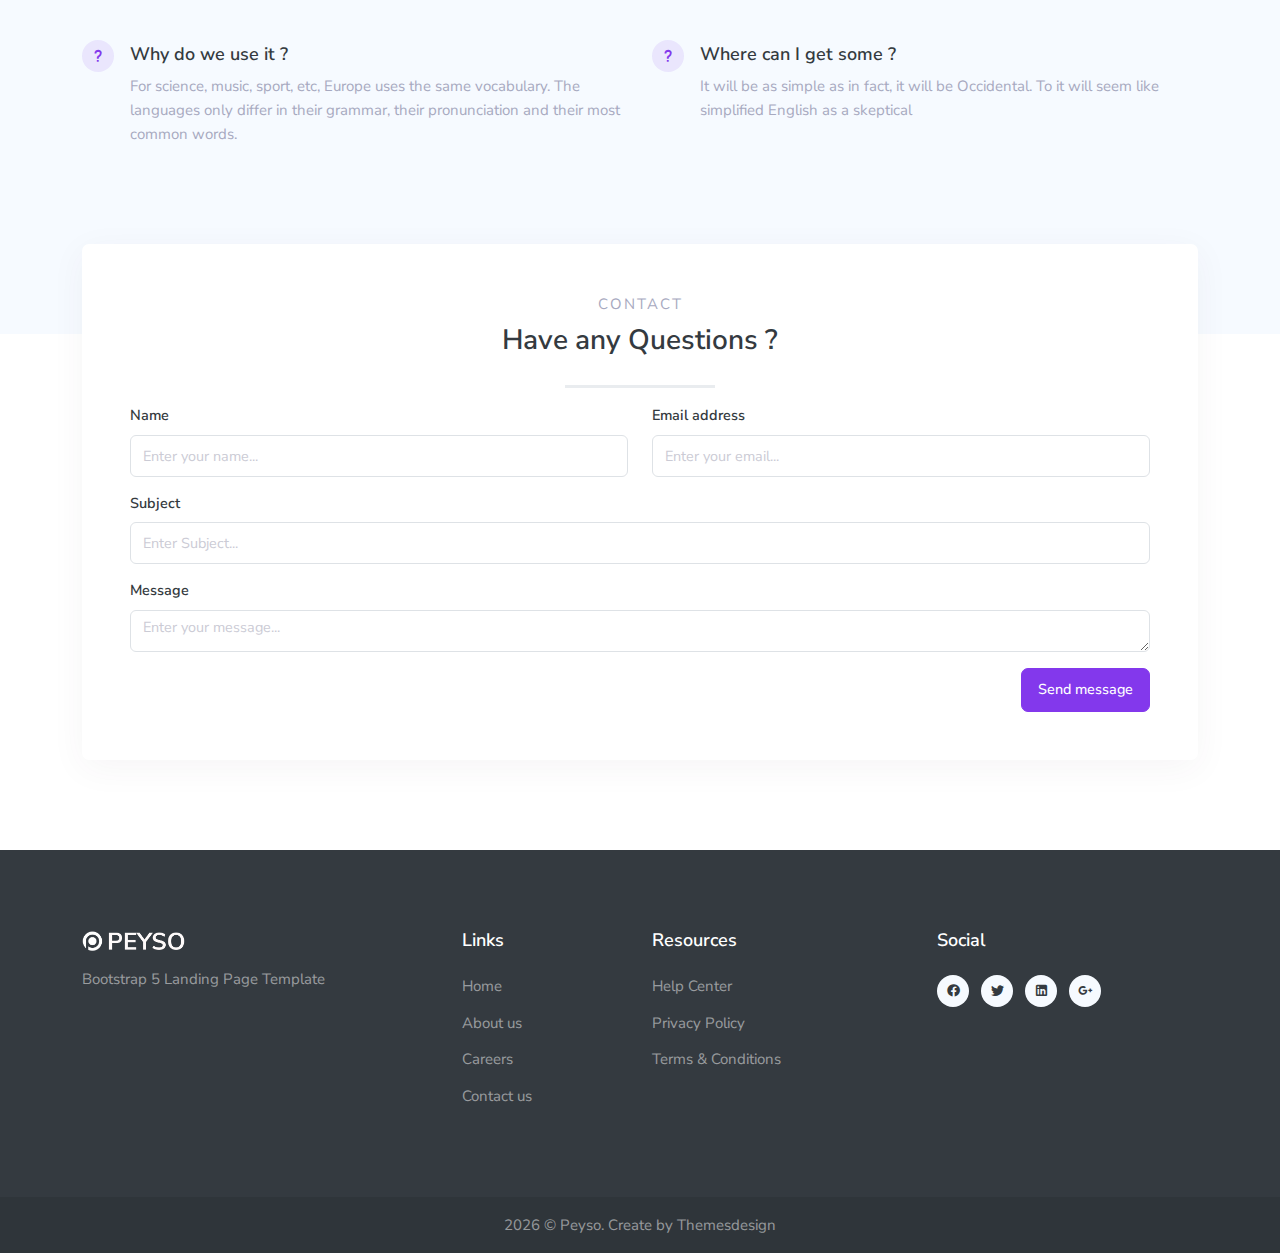
<file: HTML/index-5.html>
<!DOCTYPE html>
<html lang="en">

<head>
    <meta charset="UTF-8" />
    <meta name="viewport" content="width=device-width, initial-scale=1" />
    <title>Peyso - Bootstrap 5 Landing Page Template</title>
    <meta name="description" content="" />
    <meta name="keywords" content="" />
    <meta name="author" content="Themesdesign" />

    <!-- App favicon -->
    <link rel="shortcut icon" href="images/favicon.ico" />

    <!-- Bootstrap core CSS -->
    <link rel="stylesheet" href="css/bootstrap.min.css" type="text/css" />

    <!-- Material Icon -->
    <link rel="stylesheet" type="text/css" href="css/materialdesignicons.min.css" />

    <!-- tinyslider -->
    <link rel="stylesheet" href="css/tiny-slider.css">

    <!-- Custom  scss -->
    <link rel="stylesheet" type="text/css" href="css/style.min.css" />
</head>

<body data-bs-spy="scroll" data-bs-target=".navbar" data-bs-offset="58">

    <!--Navbar Start-->
    <nav class="navbar navbar-expand-lg fixed-top sticky navbar-light" id="navbar">
        <div class="container">
            <a class="navbar-brand logo" href="#">
                <img src="images/logo-light.png" alt="" class="logo-light" height="20" />
                <img src="images/logo-dark.png" alt="" class="logo-dark" height="20" />
            </a>
            <button class="navbar-toggler" type="button" data-bs-toggle="collapse" data-bs-target="#navbarSupportedContent" aria-controls="navbarSupportedContent" aria-expanded="false" aria-label="Toggle navigation">
                <span class="navbar-toggler-icon"></span>
            </button>
            <div class="collapse navbar-collapse" id="navbarSupportedContent">
                <ul class="navbar-nav ms-auto mb-2 mb-lg-0" id="navbar-navlist">
                    <li class="nav-item">
                        <a href="#home" class="nav-link" id="scrollElement">Home</a>
                    </li>
                    <li class="nav-item">
                        <a href="#about" class="nav-link">About</a>
                    </li>
                    <li class="nav-item">
                        <a href="#features" class="nav-link">Features</a>
                    </li>
                    <li class="nav-item">
                        <a href="#clients" class="nav-link">Clients</a>
                    </li>
                    <li class="nav-item">
                        <a href="#pricing" class="nav-link">Plans</a>
                    </li>
                    <li class="nav-item">
                        <a href="#contact" class="nav-link">Contact</a>
                    </li>
                </ul>
                <a href="#" class="btn btn-info btn-sm navbar-btn my-lg-0 my-2">Try it Free</a>

            </div>
        </div>
    </nav>
    <!-- Navbar End -->

    <!-- Hero section Start -->
    <section class="hero-5 bg-light position-relative" id="home">
        <h1 class="hero-5-title-bg fw-bold d-none d-lg-block">CREATIVE</h1>
        <div class="container">
            <div class="row text-center">
                <div class="col-lg-12">
                    <div class="hero-5-content">
                        <h5 class="text-primary mb-3">Track your productivity !</h5>
                        <h2 class="hero-5-title fw-normal mb-4">Your Unified Solution <br> for Security and Performance</h2>
                        <a href="#" class="btn btn-info">Contact Us</a>
                        <a href="#" class="btn btn-outline-info ms-1">Discover More</a>
                    </div>
                </div>
            </div>
            <div class="d-flex justify-content-center">
                <img class="img-fluid" src="images/hero-5-img.png" alt="">
            </div>
            <!-- end row -->
        </div>
        <!-- end container -->
    </section>
    <!-- Hero section End -->

    <!-- Start About -->
    <section class="section" id="about">
        <div class="container">
            <div class="row justify-content-center">
                <div class="col-lg-10">
                    <div class="text-center mb-5">
                        <h3 class="mb-3">A digital web design studio creating modern & engaging online</h3>
                        <p class="text-muted">
                            If several languages coalesce, the grammar of the resulting language is more simple and regular than that of the individual languages new common will be more regular than the existing If several is more
                            simple and regular than that of the individual languages new common will be more regular than the existing
                        </p>
                    </div>
                </div>
            </div>
            <!-- end row -->

            <div class="row">
                <div class="col-lg-4 col-md-4">
                    <div class="text-center p-4">
                        <div class="icons-xl mb-3">
                            <i class="uim uim-ruler"></i>
                        </div>

                        <h5>Web Designing</h5>
                        <p class="text-muted">If several languages coalesce, the grammar of the resulting language is more regular than that of the individual</p>
                    </div>
                </div>

                <div class="col-lg-4 col-md-4">
                    <div class="text-center p-4">
                        <div class="icons-xl mb-3">
                            <i class="uim uim-repeat"></i>
                        </div>

                        <h5>Programming</h5>
                        <p class="text-muted">To achieve this, it would be necessary to have uniform more common several languages coalesce</p>
                    </div>
                </div>

                <div class="col-lg-4 col-md-4">
                    <div class="text-center p-4">
                        <div class="icons-xl mb-3">
                            <i class="uim uim-airplay"></i>
                        </div>

                        <h5>Software Development</h5>
                        <p class="text-muted">For science, music, sport, etc, Europe uses the same vocabulary only differ in their pronunciation.</p>
                    </div>
                </div>
            </div>
            <!-- end row -->
        </div>
        <!-- end container -->
    </section>
    <!-- end About -->

    <!-- Start Features -->
    <section class="section bg-light" id="features">
        <div class="container">
            <div class="row justify-content-center">
                <div class="col-lg-8">
                    <div class="text-center title mb-5">
                        <p class="text-muted text-uppercase fw-normal mb-2">Features</p>
                        <h3 class="mb-3">Key features of the product</h3>
                        <div class="title-icon position-relative">
                            <div class="position-relative">
                                <i class="uim uim-arrow-circle-down"></i>
                            </div>
                        </div>
                    </div>
                </div>
            </div>
            <!-- end row -->

            <div class="row align-items-center">
                <div class="col-lg-5 order-2 order-lg-1">
                    <div class="mt-4 mt-lg-0">
                        <h4>Improve your Marketing business</h4>
                        <p class="text-muted mt-3">If several languages coalesce, the grammar of the resulting language is more regular.</p>

                        <div>
                            <p class="mb-2 text-muted">
                                <span class="uim-icon-info me-2 align-middle"><i class="uim uim-check-circle"></i></span>Donec vitae sapien ut
                            </p>
                            <p class="mb-2 text-muted">
                                <span class="uim-icon-info me-2 align-middle"><i class="uim uim-check-circle"></i></span>In enim justo, rhoncus imperdiet
                            </p>
                            <p class="text-muted">
                                <span class="uim-icon-info me-2 align-middle"><i class="uim uim-check-circle"></i></span>Maecenas nec odio et
                            </p>
                        </div>
                        <div class="mt-4">
                            <a href="#" class="text-primary">Learn more..</a>
                        </div>
                    </div>
                </div>

                <div class="col-lg-6 ms-lg-auto col-sm-8 order-1 order-lg-2">
                    <div>
                        <img src="images/features/img-1.jpg" alt="" class="img-fluid mx-auto d-block" />
                    </div>
                </div>
            </div>
            <!-- end row -->

            <hr class="my-5" />

            <div class="row align-items-center">
                <div class="col-lg-6 col-sm-8">
                    <div class="features-img mt-4">
                        <img src="images/features/img-2.jpg" alt="" class="img-fluid mx-auto d-block img-thumbnail" />
                    </div>
                </div>

                <div class="col-lg-5 ms-lg-auto">
                    <div class="mt-5 mt-lg-4">
                        <h4>Improve your Marketing performance</h4>
                        <p class="text-muted mb-2 mt-3">It will be as simple as in fact, it will be Occidental. To an English person, it will seem like simplified</p>
                        <p class="text-muted">Neque porro quisquam est, qui dolorem ipsum quia dolor sit amet, consectetur velit</p>
                        <div class="mt-4">
                            <a href="#" class="text-primary">Learn more..</a>
                        </div>
                    </div>
                </div>
            </div>
            <!-- end row -->
        </div>
        <!-- end container -->
    </section>
    <!-- End Features -->

    <!-- Start Clients -->
    <section class="section mt-5" id="clients">
        <div class="container">
            <div class="row pb-5 align-items-center">
                <div class="col-lg-4 col-md-4">
                    <div class="icons-lg mb-4">
                        <i class="uim uim-comment-message"></i>
                    </div>
                    <h3 class="mb-2">2,200<sup>+</sup></h3>
                    <h3 class="mb-4">Satisfied Clients</h3>
                    <p class="text-muted mb-sm-0 mb-5 pb-sm-0 pb-4">If several languages coalesce, the grammar of the resulting language is more simple and regular than that of the individual</p>
                </div>

                <div class="col-lg-8 col-md-8">
                    <div class="client-slider">
                        <div>
                            <div class="bg-light rounded p-4">
                                <p class="text-muted mb-4">" It will be as simple as Occidental; in fact, it will be Occidental. To an English person, it will seem like simplified, If several languages of the resulting language"</p>
                                <div class="pt-3">
                                    <div class="d-inline-block">
                                        <h5 class="font-16 mb-1">James Vazquez</h5>
                                        <span class="text-muted">- Peyso User</span>
                                    </div>
                                    <div class="text-muted d-inline-block float-end">
                                        <i class="mdi mdi-star text-warning"></i>
                                        <i class="mdi mdi-star text-warning"></i>
                                        <i class="mdi mdi-star text-warning"></i>
                                        <i class="mdi mdi-star text-warning"></i>
                                        <i class="mdi mdi-star text-warning"></i>
                                    </div>
                                </div>
                            </div>
                        </div>
                        <div>
                            <div class="bg-light rounded p-4">
                                <p class="text-muted mb-4">" To achieve this, it would be necessary to have uniform grammar, pronunciation and more common words. If several languages of the resulting language."</p>

                                <div class="pt-3">
                                    <div class="d-inline-block">
                                        <h5 class="font-16 mb-1">Clara Searcy</h5>
                                        <span class="text-muted">- Peyso User</span>
                                    </div>
                                    <div class="text-muted d-inline-block float-end">
                                        <i class="mdi mdi-star text-warning"></i>
                                        <i class="mdi mdi-star text-warning"></i>
                                        <i class="mdi mdi-star text-warning"></i>
                                        <i class="mdi mdi-star text-warning"></i>
                                        <i class="mdi mdi-star"></i>
                                    </div>
                                </div>
                            </div>
                        </div>
                        <div>
                            <div class="bg-light rounded p-4">
                                <p class="text-muted mb-4">
                                    " If several It will be as simple as Occidental; it will be Occidental. To an English person, it will seem like simplified, If several languages of the resulting language "
                                </p>
                                <div class="pt-3">
                                    <div class="d-inline-block">
                                        <h5 class="font-16 mb-1">Alfredo Williams</h5>
                                        <span class="text-muted">- Peyso User</span>
                                    </div>
                                    <div class="text-muted d-inline-block float-end">
                                        <i class="mdi mdi-star text-warning"></i>
                                        <i class="mdi mdi-star text-warning"></i>
                                        <i class="mdi mdi-star text-warning"></i>
                                        <i class="mdi mdi-star text-warning"></i>
                                        <i class="mdi mdi-star"></i>
                                    </div>
                                </div>
                            </div>
                        </div>
                    </div>
                </div>
            </div>
            <!-- end row -->

            <!-- start brand logo -->
            <div class="row mt-5">
                <div class="col-lg-3 col-sm-3">
                    <div class="client-images">
                        <img src="images/clients/1.png" alt="client-img" class="mx-auto img-fluid d-block" />
                    </div>
                </div>
                <div class="col-lg-3 col-sm-3">
                    <div class="client-images">
                        <img src="images/clients/3.png" alt="client-img" class="mx-auto img-fluid d-block" />
                    </div>
                </div>
                <div class="col-lg-3 col-sm-3">
                    <div class="client-images">
                        <img src="images/clients/4.png" alt="client-img" class="mx-auto img-fluid d-block" />
                    </div>
                </div>
                <div class="col-lg-3 col-sm-3">
                    <div class="client-images">
                        <img src="images/clients/6.png" alt="client-img" class="mx-auto img-fluid d-block" />
                    </div>
                </div>
            </div>
            <!-- end row -->
        </div>
        <!-- end container -->
    </section>
    <!-- End Clients -->

    <!-- Start cta section -->
    <section class="py-5 bg-primary">
        <div class="container">
            <div class="row align-items-center">
                <div class="col-md-9">
                    <div class="text-white-50">
                        <h3 class="text-white">Build your dream website today</h3>
                        <p class="mb-0 fs-6">If several languages coalesce, the grammar of the resulting</p>
                    </div>
                </div>

                <div class="col-md-3">
                    <div class="mt-4 mt-md-0 text-md-end">
                        <a href="#" class="btn btn-info">Get Started</a>
                    </div>
                </div>
            </div>
            <!-- end row -->
        </div>
        <!-- end container -->
    </section>
    <!-- End cta section -->

    <!-- Start pricing -->
    <section class="section bg-light" id="pricing">
        <div class="container">
            <div class="row justify-content-center">
                <div class="col-lg-8">
                    <div class="text-center title mb-5">
                        <p class="text-muted text-uppercase fw-normal mb-2">Plan</p>
                        <h3 class="mb-3">Our Pricing</h3>
                        <div class="title-icon position-relative">
                            <div class="position-relative">
                                <i class="uim uim-arrow-circle-down"></i>
                            </div>
                        </div>
                    </div>
                </div>
            </div>
            <!-- end row -->

            <div class="row pb-4">
                <div class="col-lg-4 col-md-6">
                    <div class="card plan-box text-center p-2">
                        <div class="card-body">
                            <div class="icons-xl pt-4">
                                <i class="uim uim-box"></i>
                            </div>
                            <h4 class="mt-4">Economy</h4>

                            <div class="plan-features text-muted mt-5">
                                <p>Storage : <span class="text-info fw-semibold">10 GB</span></p>
                                <p>Bandwidth : <span class="text-info fw-semibold">500 GB</span></p>
                                <p>Domain : <span class="text-info fw-semibold">No</span></p>
                                <p>Support : <span class="text-info fw-semibold">No</span></p>
                            </div>

                            <div class="mt-5">
                                <h3>
                                    <sup><small>$</small></sup>19 / <span class="font-16 text-muted">Month</span>
                                </h3>
                                <div class="mt-4 mb-4">
                                    <a href="#" class="btn btn-info btn-block">Join now</a>
                                </div>
                            </div>
                        </div>
                    </div>
                </div>
                <div class="col-lg-4 col-md-6">
                    <div class="card plan-box text-center p-2">
                        <div class="card-body">
                            <div>
                                <div class="icons-xl pt-4">
                                    <i class="uim uim-rocket"></i>
                                </div>
                                <h4 class="mt-4">Premium</h4>

                                <div class="plan-features text-muted mt-5">
                                    <p>Storage : <span class="text-info fw-semibold">20 GB</span></p>
                                    <p>Bandwidth : <span class="text-info fw-semibold">800 GB</span></p>
                                    <p>Domain : <span class="text-info fw-semibold">Yes</span></p>
                                    <p>Support : <span class="text-info fw-semibold">Yes</span></p>
                                </div>

                                <div class="mt-5">
                                    <h3>
                                        <sup><small>$</small></sup>29 / <span class="font-16 text-muted">Month</span>
                                    </h3>
                                    <div class="mt-4 mb-4">
                                        <a href="#" class="btn btn-info btn-block">Join now</a>
                                    </div>
                                </div>
                            </div>
                        </div>
                    </div>
                </div>
                <div class="col-lg-4 col-md-6">
                    <div class="card plan-box text-center p-2">
                        <div class="card-body">
                            <div>
                                <div class="icons-xl pt-4">
                                    <i class="uim uim-user-md"></i>
                                </div>
                                <h4 class="mt-4">Developer</h4>

                                <div class="plan-features text-muted mt-5">
                                    <p>Storage : <span class="text-info fw-semibold">30 GB</span></p>
                                    <p>Bandwidth : <span class="text-info fw-semibold">Unlimited</span></p>
                                    <p>Domain : <span class="text-info fw-semibold">Yes</span></p>
                                    <p>Support : <span class="text-info fw-semibold">Yes</span></p>
                                </div>

                                <div class="mt-5">
                                    <h3>
                                        <sup><small>$</small></sup>39 / <span class="font-16 text-muted">Month</span>
                                    </h3>
                                    <div class="mt-4 mb-4">
                                        <a href="#" class="btn btn-info btn-block">Join now</a>
                                    </div>
                                </div>
                            </div>
                        </div>
                    </div>
                </div>
            </div>
            <!-- end plans row -->

            <!-- start faq -->
            <div class="row mb-5 pb-4">
                <div class="col-lg-6 col-md-6">
                    <div class="mt-5 d-flex">
                        <div class="me-3">
                            <div class="avatar-title rounded-circle bg-soft-primary avatar-md text-primary">
                                <i class="mdi mdi-help"></i>
                            </div>
                        </div>

                        <div>
                            <h5 class="font-18 mt-1">What is Lorem Ipsum ?</h5>
                            <p class="text-muted">If several languages coalesce, the grammar of the resulting language is more simple and regular than that of the individual</p>
                        </div>
                    </div>

                    <div class="mt-4 d-flex">
                        <div class="me-3">
                            <div class="avatar-title rounded-circle bg-soft-primary avatar-md text-primary">
                                <i class="mdi mdi-help"></i>
                            </div>
                        </div>

                        <div>
                            <h5 class="font-18 mt-1">Why do we use it ?</h5>
                            <p class="text-muted">For science, music, sport, etc, Europe uses the same vocabulary. The languages only differ in their grammar, their pronunciation and their most common words.</p>
                        </div>
                    </div>
                </div>

                <div class="col-lg-6 col-md-6">
                    <div class="mt-sm-5 mt-4 d-flex">
                        <div class="me-3">
                            <div class="avatar-title rounded-circle bg-soft-primary avatar-md text-primary">
                                <i class="mdi mdi-help"></i>
                            </div>
                        </div>

                        <div>
                            <h5 class="font-18 mt-1">Where does it come from ?</h5>
                            <p class="text-muted">To achieve this, it would be necessary to have uniform grammar, pronunciation and more common words.</p>
                        </div>
                    </div>

                    <div class="mt-4 d-flex">
                        <div class="me-3">
                            <div class="avatar-title rounded-circle bg-soft-primary avatar-md text-primary">
                                <i class="mdi mdi-help"></i>
                            </div>
                        </div>

                        <div>
                            <h5 class="font-18 mt-1">Where can I get some ?</h5>
                            <p class="text-muted">It will be as simple as in fact, it will be Occidental. To it will seem like simplified English as a skeptical</p>
                        </div>
                    </div>
                </div>
            </div>
            <!-- end faq row -->
        </div>
        <!-- end container -->
    </section>
    <!-- end pricing -->

    <!-- Start contact -->
    <section id="contact">
        <div class="container">
            <div class="row">
                <div class="col-lg-12">
                    <div class="card contact-section-card mb-0">
                        <div class="card-body p-md-5">
                            <div class="text-center title mb-5">
                                <p class="text-muted text-uppercase fw-normal mb-2">Contact</p>
                                <h3 class="mb-3">Have any Questions ?</h3>
                                <div class="title-icon position-relative">
                                    <div class="position-relative">
                                        <i class="uim uim-arrow-circle-down"></i>
                                    </div>
                                </div>
                            </div>
                                              
                            <!-- start form -->
                            <form method="post" name="myForm" onsubmit="return validateForm()" href="javascript: void(0);">
                                <p id="error-msg"></p>
                                <div class="row">
                                    <div class="col-lg-6">
                                        <div class="mb-3">
                                            <label class="form-label" for="name">Name</label>
                                            <input name="name" id="name" type="text" class="form-control" placeholder="Enter your name..." />
                                        </div>
                                    </div>
                                    <div class="col-lg-6">
                                        <div class="mb-3">
                                            <label class="form-label" for="email">Email address</label>
                                            <input name="email" id="email" type="email" class="form-control" placeholder="Enter your email..." />
                                        </div>
                                    </div>
                                </div>
                                <!-- end row -->

                                <div class="mb-3">
                                    <label class="form-label" for="subject">Subject</label>
                                    <input name="subject" id="subject" type="text" class="form-control" placeholder="Enter Subject..." />
                                </div>

                                <div class="mb-3">
                                    <label class="form-label" for="comments">Message</label>
                                    <textarea name="comments" id="comments" rows="3" class="form-control" placeholder="Enter your message..."></textarea>
                                </div>

                                <div class="text-end">
                                    <input type="submit" id="submit" name="send" class="submitBnt btn btn-primary" value="Send message" />
                        
                                </div>
                            </form>
                        </div>
                    </div>
                </div>
            </div>
            <!-- end row -->
        </div>
        <!-- end container -->
    </section>
    <!-- end contact -->

    <!-- start footer -->
    <footer class="footer bg-dark text-white-50">
        <div class="container">
            <div class="row">
                <div class="col-lg-4">                        
                    <a href="#" class="d-block mb-3">
                        <img src="images/logo-light.png" alt="" height="20" />
                    </a>
                    <p>Bootstrap 5 Landing Page Template</p>                        
                </div>

                <div class="col-lg-2 col-sm-6">
                    <div class="mt-4 mt-lg-0">
                        <h5 class="mb-4 font-18 text-white">Links</h5>
                        <ul class="list-unstyled footer-list-menu">
                            <li><a href="#">Home</a></li>
                            <li><a href="#">About us</a></li>
                            <li><a href="#">Careers</a></li>
                            <li><a href="#">Contact us</a></li>
                        </ul>
                    </div>
                </div>

                <div class="col-lg-3 col-sm-6">
                    <div class="mt-4 mt-lg-0">
                        <h5 class="mb-4 font-18 text-white">Resources</h5>
                        <ul class="list-unstyled footer-list-menu">
                            <li><a href="#">Help Center</a></li>
                            <li><a href="#">Privacy Policy</a></li>
                            <li><a href="#">Terms & Conditions</a></li>
                        </ul>
                    </div>
                </div>
                <div class="col-lg-3 col-sm-6">
                    <div class="mt-4 mt-lg-0">
                        <h5 class="mb-4 font-18 text-white">Social</h5>
                        <ul class="list-inline social-icons-list">
                            <li class="list-inline-item">
                                <a href="#"><i class="mdi mdi-facebook"></i></a>
                            </li>
                            <li class="list-inline-item">
                                <a href="#"><i class="mdi mdi-twitter"></i></a>
                            </li>
                            <li class="list-inline-item">
                                <a href="#"><i class="mdi mdi-linkedin"></i></a>
                            </li>
                            <li class="list-inline-item">
                                <a href="#"><i class="mdi mdi-google-plus"></i></a>
                            </li>
                        </ul>
                    </div>
                </div>
            </div>
            <!-- end row -->
        </div>
        <!-- end container -->
    </footer>
    <!-- end footer -->

    <!-- Start footer-alt -->
    <section class="footer-alt py-3">
        <div class="container">
            <div class="row">
                <div class="col-lg-12">
                    <div class="text-center text-white-50">
                        <p class="mb-0"><script>document.write(new Date().getFullYear())</script> © Peyso. Create by Themesdesign</p>
                    </div>
                </div>
            </div>
            <!-- end row -->
        </div>
        <!-- end container -->
    </section>
    <!-- end footer-alt -->

    <!-- Javascript -->   
    <script src="js/bootstrap.bundle.min.js"></script>
    
    <!-- unicons -->
    <script src="https://unicons.iconscout.com/release/v2.1.11/script/monochrome/bundle.js"></script>

     <!-- testi-slider -->
     <script src="js/tiny-slider.js"></script>

    <!-- app js -->
    <script src="js/app.js"></script>
</body>

</html>
</file>
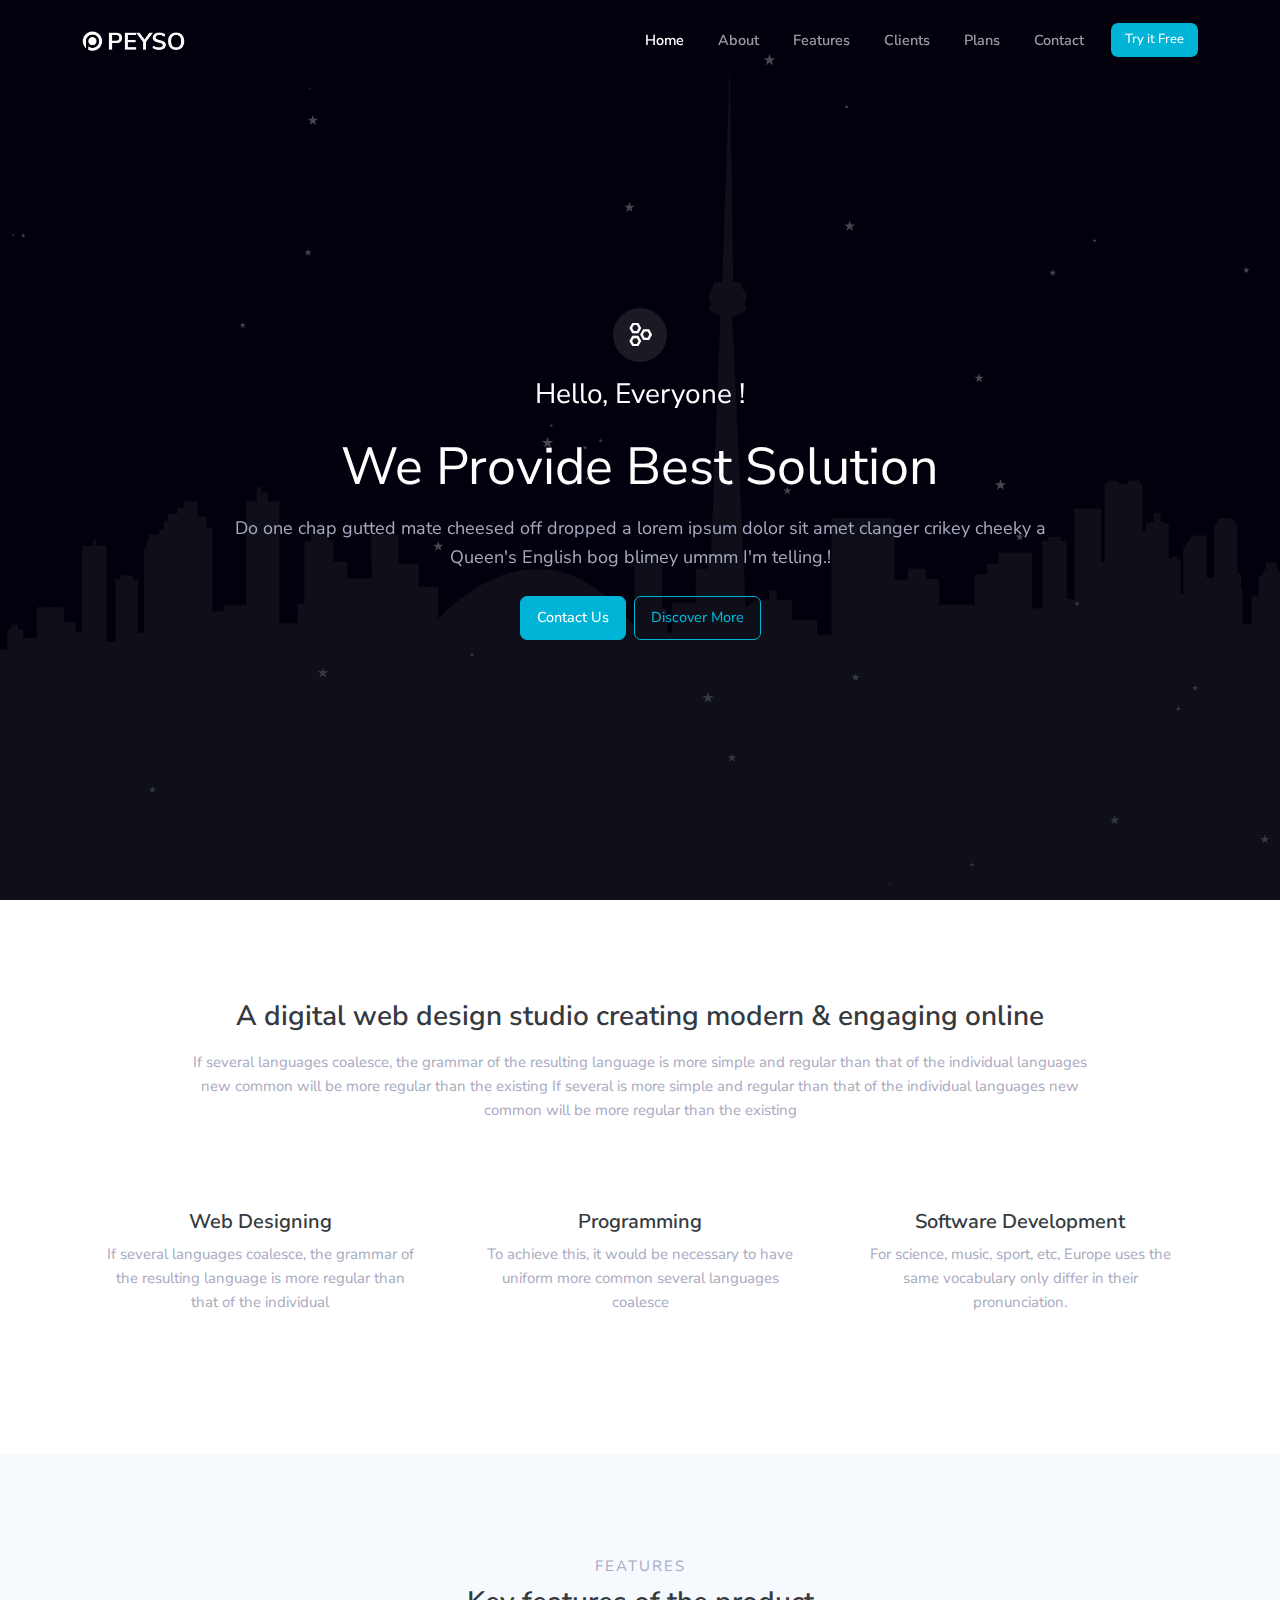
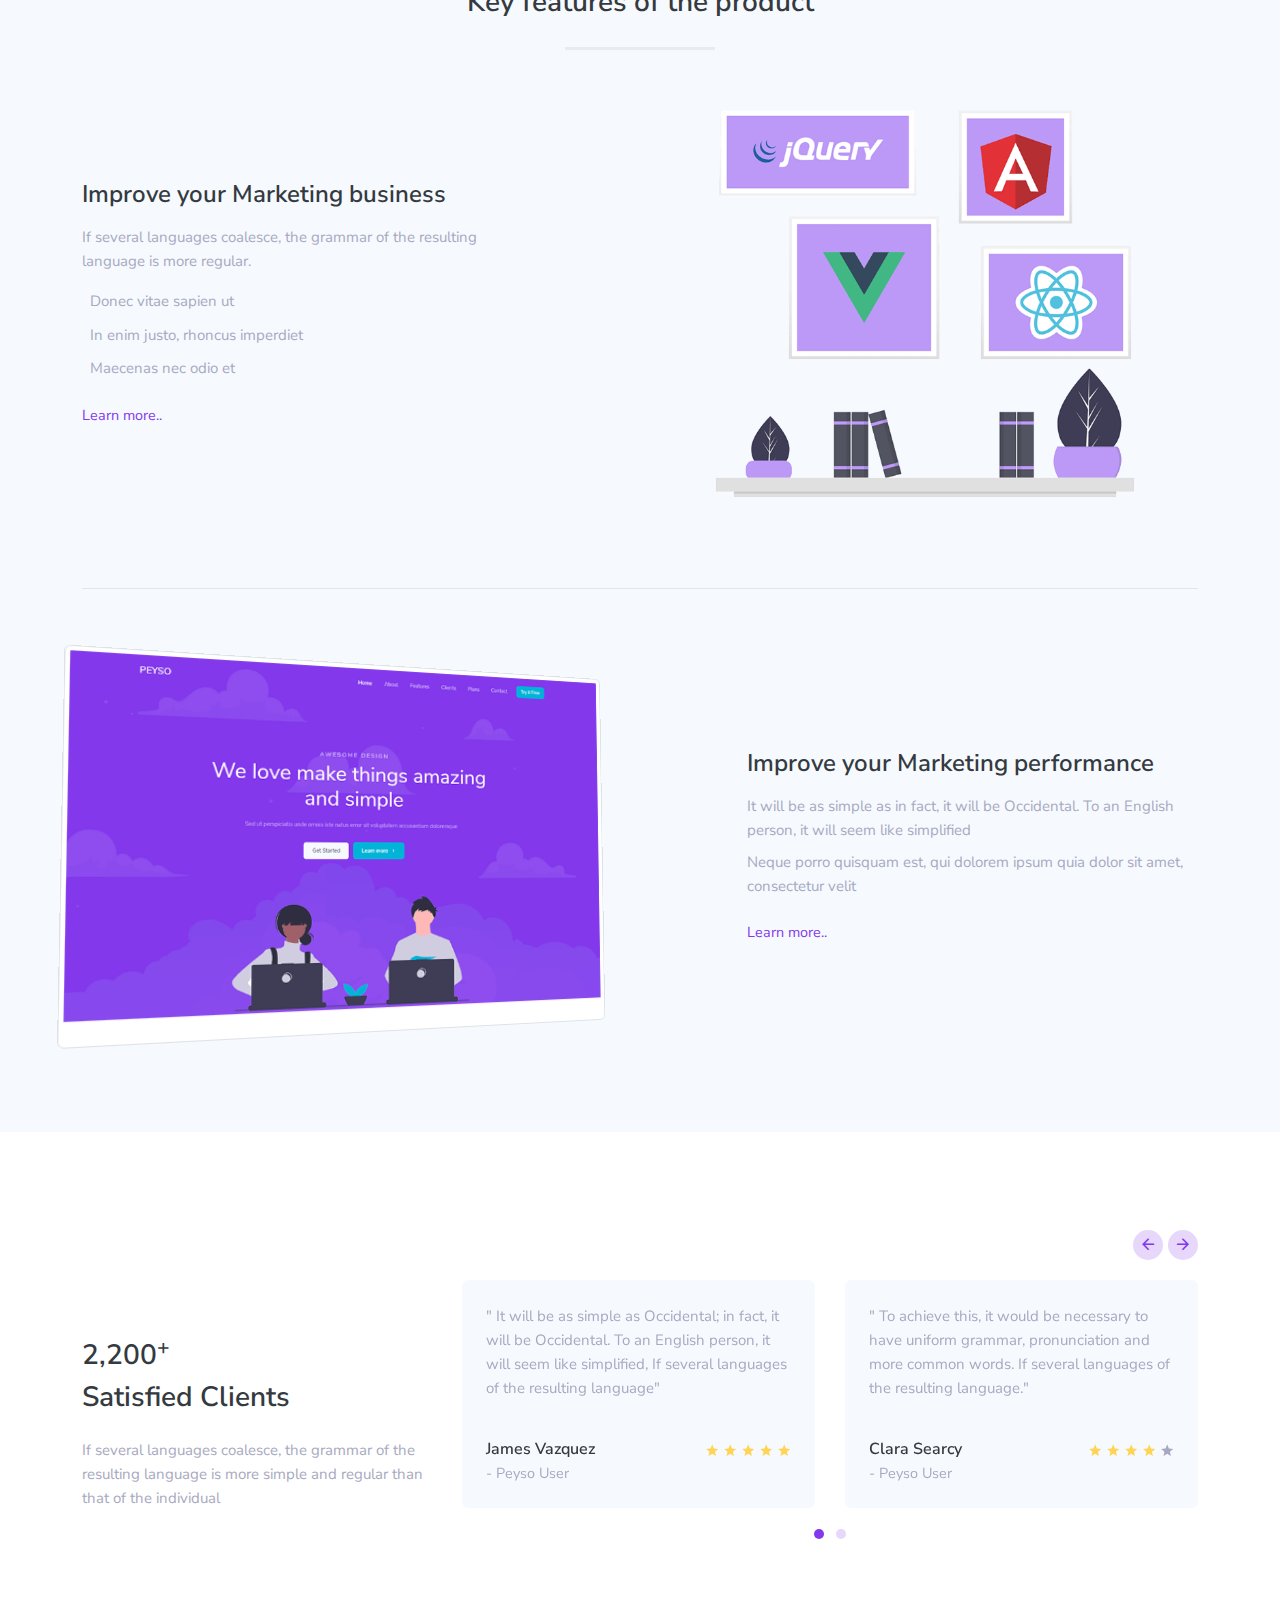
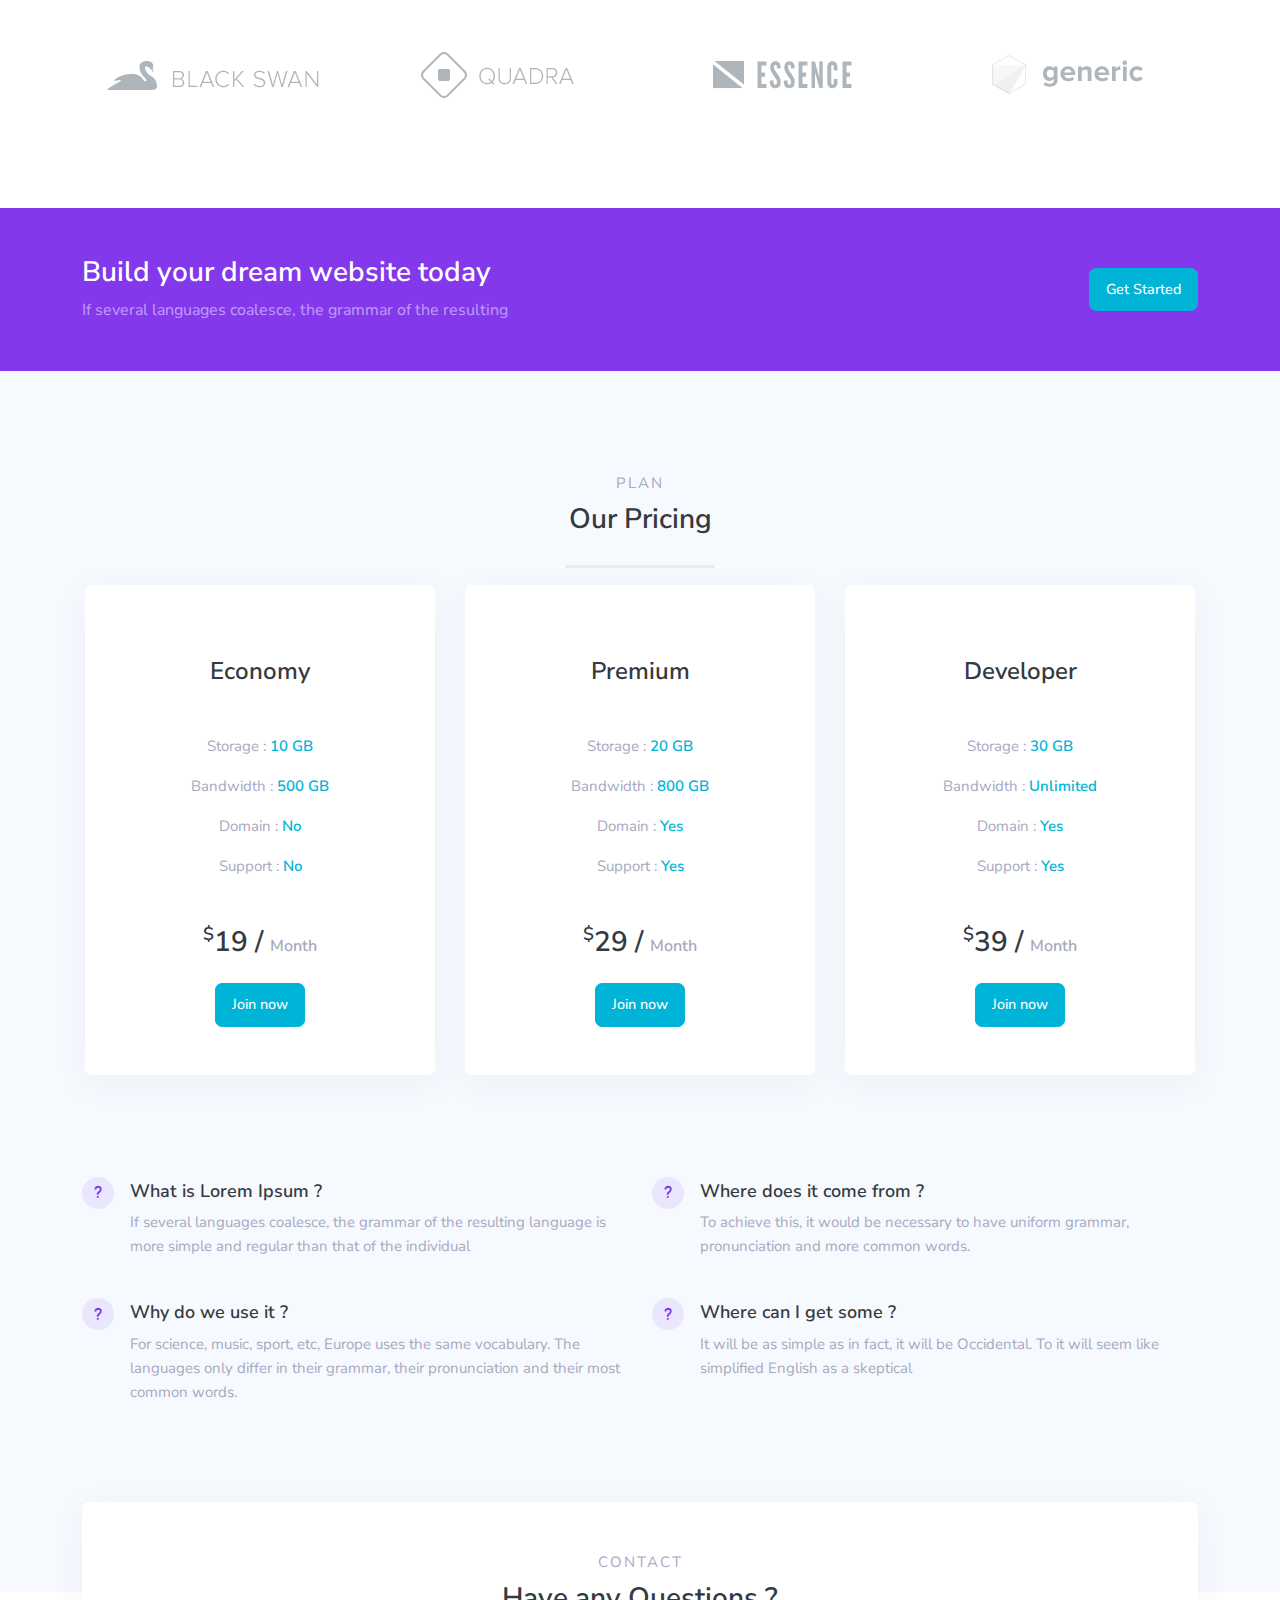
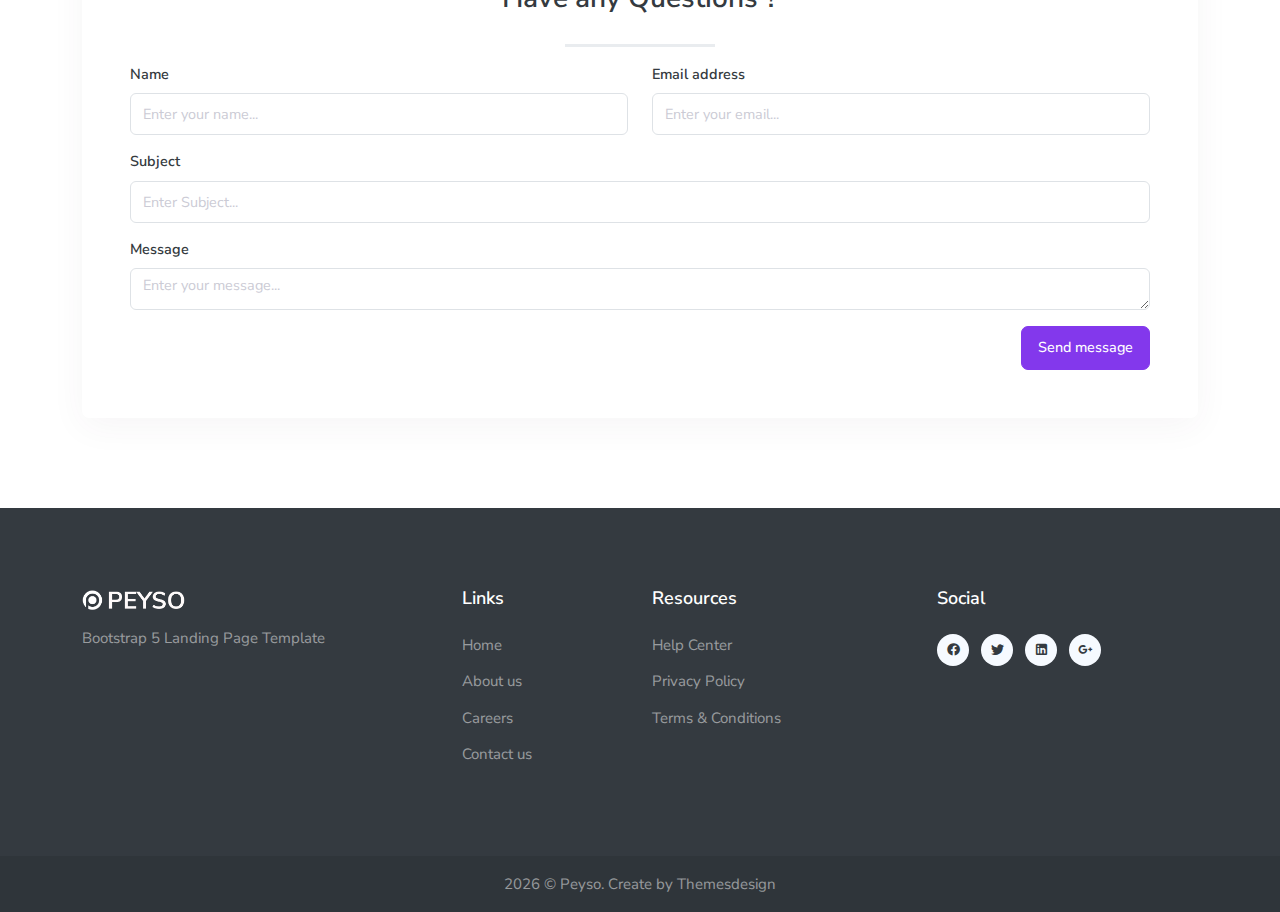
<file: HTML/index-6.html>
<!DOCTYPE html>
<html lang="en">

<head>
    <meta charset="UTF-8" />
    <meta name="viewport" content="width=device-width, initial-scale=1" />
    <title>Peyso - Bootstrap 5 Landing Page Template</title>
    <meta name="description" content="" />
    <meta name="keywords" content="" />
    <meta name="author" content="Themesdesign" />

    <!-- App favicon -->
    <link rel="shortcut icon" href="images/favicon.ico" />

    <!-- Bootstrap core CSS -->
    <link rel="stylesheet" href="css/bootstrap.min.css" type="text/css" />

    <!-- Material Icon -->
    <link rel="stylesheet" type="text/css" href="css/materialdesignicons.min.css" />

    <!-- tinyslider -->
    <link rel="stylesheet" href="css/tiny-slider.css">
   
    <!-- Custom  scss -->
    <link rel="stylesheet" type="text/css" href="css/style.min.css" />
</head>

<body data-bs-spy="scroll" data-bs-target=".navbar" data-bs-offset="58">

    <!--Navbar Start-->
    <nav class="navbar navbar-expand-lg fixed-top sticky" id="navbar">
        <div class="container">
            <a class="navbar-brand logo" href="#">
                <img src="images/logo-light.png" alt="" class="logo-light" height="20" />
                <img src="images/logo-dark.png" alt="" class="logo-dark" height="20" />
            </a>
            <button class="navbar-toggler" type="button" data-bs-toggle="collapse" data-bs-target="#navbarSupportedContent" aria-controls="navbarSupportedContent" aria-expanded="false" aria-label="Toggle navigation">
                <span class="navbar-toggler-icon"></span>
            </button>
            <div class="collapse navbar-collapse" id="navbarSupportedContent">
                <ul class="navbar-nav ms-auto mb-2 mb-lg-0" id="navbar-navlist">
                    <li class="nav-item">
                        <a href="#home" class="nav-link" id="scrollElement">Home</a>
                    </li>
                    <li class="nav-item">
                        <a href="#about" class="nav-link">About</a>
                    </li>
                    <li class="nav-item">
                        <a href="#features" class="nav-link">Features</a>
                    </li>
                    <li class="nav-item">
                        <a href="#clients" class="nav-link">Clients</a>
                    </li>
                    <li class="nav-item">
                        <a href="#pricing" class="nav-link">Plans</a>
                    </li>
                    <li class="nav-item">
                        <a href="#contact" class="nav-link">Contact</a>
                    </li>
                </ul>
                <a href="#" class="btn btn-info btn-sm navbar-btn my-lg-0 my-2">Try it Free</a>

            </div>
        </div>
    </nav>
    <!-- Navbar End -->

    <!-- Hero section Start -->
    <section class="hero-6 position-relative d-flex justify-content-center align-items-center" id="home">
        <div class="hero-6-bg" style="background-image: url(images/hero-6-bg.png);"></div>
        <div class="container">
            <div class="row justify-content-center">
                <div class="col-lg-9">
                    <div class="hero-6-content text-center mt-5">
                        <div class="hero-icon bg-soft-light rounded-circle mb-3 mx-auto">
                            <i class="mdi mdi-hexagon-multiple-outline text-white"></i>
                        </div>
                        <h3 class="text-white fw-normal mb-4">Hello, Everyone !</h3>
                        <h1 class="hero-6-title text-white fw-normal mb-3">We Provide Best Solution</h1>
                        <p class="text-muted font-18 mb-4">Do one chap gutted mate cheesed off dropped a lorem ipsum dolor sit amet clanger crikey cheeky a Queen's English bog blimey ummm I'm telling.!</p>
                        <a href="#" class="btn btn-info">Contact Us</a>
                        <a href="#" class="btn btn-outline-info ms-1">Discover More</a>
                    </div>
                </div>
            </div>
            <!-- end row -->
        </div>
        <!-- end container -->
    </section>
    <!-- Hero section End -->

    <!-- Start About -->
    <section class="section" id="about">
        <div class="container">
            <div class="row justify-content-center">
                <div class="col-lg-10">
                    <div class="text-center mb-5">
                        <h3 class="mb-3">A digital web design studio creating modern & engaging online</h3>
                        <p class="text-muted">
                            If several languages coalesce, the grammar of the resulting language is more simple and regular than that of the individual languages new common will be more regular than the existing If several is more
                            simple and regular than that of the individual languages new common will be more regular than the existing
                        </p>
                    </div>
                </div>
            </div>
            <!-- end row -->

            <div class="row">
                <div class="col-lg-4 col-md-4">
                    <div class="text-center p-4">
                        <div class="icons-xl mb-3">
                            <i class="uim uim-ruler"></i>
                        </div>

                        <h5>Web Designing</h5>
                        <p class="text-muted">If several languages coalesce, the grammar of the resulting language is more regular than that of the individual</p>
                    </div>
                </div>

                <div class="col-lg-4 col-md-4">
                    <div class="text-center p-4">
                        <div class="icons-xl mb-3">
                            <i class="uim uim-repeat"></i>
                        </div>

                        <h5>Programming</h5>
                        <p class="text-muted">To achieve this, it would be necessary to have uniform more common several languages coalesce</p>
                    </div>
                </div>

                <div class="col-lg-4 col-md-4">
                    <div class="text-center p-4">
                        <div class="icons-xl mb-3">
                            <i class="uim uim-airplay"></i>
                        </div>

                        <h5>Software Development</h5>
                        <p class="text-muted">For science, music, sport, etc, Europe uses the same vocabulary only differ in their pronunciation.</p>
                    </div>
                </div>
            </div>
            <!-- end row -->
        </div>
        <!-- end container -->
    </section>
    <!-- end About -->

    <!-- Start Features -->
    <section class="section bg-light" id="features">
        <div class="container">
            <div class="row justify-content-center">
                <div class="col-lg-8">
                    <div class="text-center title mb-5">
                        <p class="text-muted text-uppercase fw-normal mb-2">Features</p>
                        <h3 class="mb-3">Key features of the product</h3>
                        <div class="title-icon position-relative">
                            <div class="position-relative">
                                <i class="uim uim-arrow-circle-down"></i>
                            </div>
                        </div>
                    </div>
                </div>
            </div>
            <!-- end row -->

            <div class="row align-items-center">
                <div class="col-lg-5 order-2 order-lg-1">
                    <div class="mt-4 mt-lg-0">
                        <h4>Improve your Marketing business</h4>
                        <p class="text-muted mt-3">If several languages coalesce, the grammar of the resulting language is more regular.</p>

                        <div>
                            <p class="mb-2 text-muted">
                                <span class="uim-icon-info me-2 align-middle"><i class="uim uim-check-circle"></i></span>Donec vitae sapien ut
                            </p>
                            <p class="mb-2 text-muted">
                                <span class="uim-icon-info me-2 align-middle"><i class="uim uim-check-circle"></i></span>In enim justo, rhoncus imperdiet
                            </p>
                            <p class="text-muted">
                                <span class="uim-icon-info me-2 align-middle"><i class="uim uim-check-circle"></i></span>Maecenas nec odio et
                            </p>
                        </div>
                        <div class="mt-4">
                            <a href="#" class="text-primary">Learn more..</a>
                        </div>
                    </div>
                </div>

                <div class="col-lg-6 ms-lg-auto col-sm-8 order-1 order-lg-2">
                    <div>
                        <img src="images/features/img-1.jpg" alt="" class="img-fluid mx-auto d-block" />
                    </div>
                </div>
            </div>
            <!-- end row -->

            <hr class="my-5" />

            <div class="row align-items-center">
                <div class="col-lg-6 col-sm-8">
                    <div class="features-img mt-4">
                        <img src="images/features/img-2.jpg" alt="" class="img-fluid mx-auto d-block img-thumbnail" />
                    </div>
                </div>

                <div class="col-lg-5 ms-lg-auto">
                    <div class="mt-5 mt-lg-4">
                        <h4>Improve your Marketing performance</h4>
                        <p class="text-muted mb-2 mt-3">It will be as simple as in fact, it will be Occidental. To an English person, it will seem like simplified</p>
                        <p class="text-muted">Neque porro quisquam est, qui dolorem ipsum quia dolor sit amet, consectetur velit</p>
                        <div class="mt-4">
                            <a href="#" class="text-primary">Learn more..</a>
                        </div>
                    </div>
                </div>
            </div>
            <!-- end row -->
        </div>
        <!-- end container -->
    </section>
    <!-- End Features -->

    <!-- Start Clients -->
    <section class="section mt-5" id="clients">
        <div class="container">
            <div class="row pb-5 align-items-center">
                <div class="col-lg-4 col-md-4">
                    <div class="icons-lg mb-4">
                        <i class="uim uim-comment-message"></i>
                    </div>
                    <h3 class="mb-2">2,200<sup>+</sup></h3>
                    <h3 class="mb-4">Satisfied Clients</h3>
                    <p class="text-muted mb-sm-0 mb-5 pb-sm-0 pb-4">If several languages coalesce, the grammar of the resulting language is more simple and regular than that of the individual</p>
                </div>

                <div class="col-lg-8 col-md-8">
                    <div class="client-slider">
                        <div>
                            <div class="bg-light rounded p-4">
                                <p class="text-muted mb-4">" It will be as simple as Occidental; in fact, it will be Occidental. To an English person, it will seem like simplified, If several languages of the resulting language"</p>
                                <div class="pt-3">
                                    <div class="d-inline-block">
                                        <h5 class="font-16 mb-1">James Vazquez</h5>
                                        <span class="text-muted">- Peyso User</span>
                                    </div>
                                    <div class="text-muted d-inline-block float-end">
                                        <i class="mdi mdi-star text-warning"></i>
                                        <i class="mdi mdi-star text-warning"></i>
                                        <i class="mdi mdi-star text-warning"></i>
                                        <i class="mdi mdi-star text-warning"></i>
                                        <i class="mdi mdi-star text-warning"></i>
                                    </div>
                                </div>
                            </div>
                        </div>
                        <div>
                            <div class="bg-light rounded p-4">
                                <p class="text-muted mb-4">" To achieve this, it would be necessary to have uniform grammar, pronunciation and more common words. If several languages of the resulting language."</p>

                                <div class="pt-3">
                                    <div class="d-inline-block">
                                        <h5 class="font-16 mb-1">Clara Searcy</h5>
                                        <span class="text-muted">- Peyso User</span>
                                    </div>
                                    <div class="text-muted d-inline-block float-end">
                                        <i class="mdi mdi-star text-warning"></i>
                                        <i class="mdi mdi-star text-warning"></i>
                                        <i class="mdi mdi-star text-warning"></i>
                                        <i class="mdi mdi-star text-warning"></i>
                                        <i class="mdi mdi-star"></i>
                                    </div>
                                </div>
                            </div>
                        </div>
                        <div>
                            <div class="bg-light rounded p-4">
                                <p class="text-muted mb-4">
                                    " If several It will be as simple as Occidental; it will be Occidental. To an English person, it will seem like simplified, If several languages of the resulting language "
                                </p>
                                <div class="pt-3">
                                    <div class="d-inline-block">
                                        <h5 class="font-16 mb-1">Alfredo Williams</h5>
                                        <span class="text-muted">- Peyso User</span>
                                    </div>
                                    <div class="text-muted d-inline-block float-end">
                                        <i class="mdi mdi-star text-warning"></i>
                                        <i class="mdi mdi-star text-warning"></i>
                                        <i class="mdi mdi-star text-warning"></i>
                                        <i class="mdi mdi-star text-warning"></i>
                                        <i class="mdi mdi-star"></i>
                                    </div>
                                </div>
                            </div>
                        </div>
                    </div>
                </div>
            </div>
            <!-- end row -->

            <!-- start brand logo -->
            <div class="row mt-5">
                <div class="col-lg-3 col-sm-3">
                    <div class="client-images">
                        <img src="images/clients/1.png" alt="client-img" class="mx-auto img-fluid d-block" />
                    </div>
                </div>
                <div class="col-lg-3 col-sm-3">
                    <div class="client-images">
                        <img src="images/clients/3.png" alt="client-img" class="mx-auto img-fluid d-block" />
                    </div>
                </div>
                <div class="col-lg-3 col-sm-3">
                    <div class="client-images">
                        <img src="images/clients/4.png" alt="client-img" class="mx-auto img-fluid d-block" />
                    </div>
                </div>
                <div class="col-lg-3 col-sm-3">
                    <div class="client-images">
                        <img src="images/clients/6.png" alt="client-img" class="mx-auto img-fluid d-block" />
                    </div>
                </div>
            </div>
            <!-- end row -->
        </div>
        <!-- end container -->
    </section>
    <!-- End Clients -->

    <!-- Start cta section -->
    <section class="py-5 bg-primary">
        <div class="container">
            <div class="row align-items-center">
                <div class="col-md-9">
                    <div class="text-white-50">
                        <h3 class="text-white">Build your dream website today</h3>
                        <p class="mb-0 fs-6">If several languages coalesce, the grammar of the resulting</p>
                    </div>
                </div>

                <div class="col-md-3">
                    <div class="mt-4 mt-md-0 text-md-end">
                        <a href="#" class="btn btn-info">Get Started</a>
                    </div>
                </div>
            </div>
            <!-- end row -->
        </div>
        <!-- end container -->
    </section>
    <!-- End cta section -->

    <!-- Start pricing -->
    <section class="section bg-light" id="pricing">
        <div class="container">
            <div class="row justify-content-center">
                <div class="col-lg-8">
                    <div class="text-center title mb-5">
                        <p class="text-muted text-uppercase fw-normal mb-2">Plan</p>
                        <h3 class="mb-3">Our Pricing</h3>
                        <div class="title-icon position-relative">
                            <div class="position-relative">
                                <i class="uim uim-arrow-circle-down"></i>
                            </div>
                        </div>
                    </div>
                </div>
            </div>
            <!-- end row -->

            <div class="row pb-4">
                <div class="col-lg-4 col-md-6">
                    <div class="card plan-box text-center p-2">
                        <div class="card-body">
                            <div class="icons-xl pt-4">
                                <i class="uim uim-box"></i>
                            </div>
                            <h4 class="mt-4">Economy</h4>

                            <div class="plan-features text-muted mt-5">
                                <p>Storage : <span class="text-info fw-semibold">10 GB</span></p>
                                <p>Bandwidth : <span class="text-info fw-semibold">500 GB</span></p>
                                <p>Domain : <span class="text-info fw-semibold">No</span></p>
                                <p>Support : <span class="text-info fw-semibold">No</span></p>
                            </div>

                            <div class="mt-5">
                                <h3>
                                    <sup><small>$</small></sup>19 / <span class="font-16 text-muted">Month</span>
                                </h3>
                                <div class="mt-4 mb-4">
                                    <a href="#" class="btn btn-info btn-block">Join now</a>
                                </div>
                            </div>
                        </div>
                    </div>
                </div>
                <div class="col-lg-4 col-md-6">
                    <div class="card plan-box text-center p-2">
                        <div class="card-body">
                            <div>
                                <div class="icons-xl pt-4">
                                    <i class="uim uim-rocket"></i>
                                </div>
                                <h4 class="mt-4">Premium</h4>

                                <div class="plan-features text-muted mt-5">
                                    <p>Storage : <span class="text-info fw-semibold">20 GB</span></p>
                                    <p>Bandwidth : <span class="text-info fw-semibold">800 GB</span></p>
                                    <p>Domain : <span class="text-info fw-semibold">Yes</span></p>
                                    <p>Support : <span class="text-info fw-semibold">Yes</span></p>
                                </div>

                                <div class="mt-5">
                                    <h3>
                                        <sup><small>$</small></sup>29 / <span class="font-16 text-muted">Month</span>
                                    </h3>
                                    <div class="mt-4 mb-4">
                                        <a href="#" class="btn btn-info btn-block">Join now</a>
                                    </div>
                                </div>
                            </div>
                        </div>
                    </div>
                </div>
                <div class="col-lg-4 col-md-6">
                    <div class="card plan-box text-center p-2">
                        <div class="card-body">
                            <div>
                                <div class="icons-xl pt-4">
                                    <i class="uim uim-user-md"></i>
                                </div>
                                <h4 class="mt-4">Developer</h4>

                                <div class="plan-features text-muted mt-5">
                                    <p>Storage : <span class="text-info fw-semibold">30 GB</span></p>
                                    <p>Bandwidth : <span class="text-info fw-semibold">Unlimited</span></p>
                                    <p>Domain : <span class="text-info fw-semibold">Yes</span></p>
                                    <p>Support : <span class="text-info fw-semibold">Yes</span></p>
                                </div>

                                <div class="mt-5">
                                    <h3>
                                        <sup><small>$</small></sup>39 / <span class="font-16 text-muted">Month</span>
                                    </h3>
                                    <div class="mt-4 mb-4">
                                        <a href="#" class="btn btn-info btn-block">Join now</a>
                                    </div>
                                </div>
                            </div>
                        </div>
                    </div>
                </div>
            </div>
            <!-- end plans row -->

            <!-- start faq -->
            <div class="row mb-5 pb-4">
                <div class="col-lg-6 col-md-6">
                    <div class="mt-5 d-flex">
                        <div class="me-3">
                            <div class="avatar-title rounded-circle bg-soft-primary avatar-md text-primary">
                                <i class="mdi mdi-help"></i>
                            </div>
                        </div>

                        <div>
                            <h5 class="font-18 mt-1">What is Lorem Ipsum ?</h5>
                            <p class="text-muted">If several languages coalesce, the grammar of the resulting language is more simple and regular than that of the individual</p>
                        </div>
                    </div>

                    <div class="mt-4 d-flex">
                        <div class="me-3">
                            <div class="avatar-title rounded-circle bg-soft-primary avatar-md text-primary">
                                <i class="mdi mdi-help"></i>
                            </div>
                        </div>

                        <div>
                            <h5 class="font-18 mt-1">Why do we use it ?</h5>
                            <p class="text-muted">For science, music, sport, etc, Europe uses the same vocabulary. The languages only differ in their grammar, their pronunciation and their most common words.</p>
                        </div>
                    </div>
                </div>

                <div class="col-lg-6 col-md-6">
                    <div class="mt-sm-5 mt-4 d-flex">
                        <div class="me-3">
                            <div class="avatar-title rounded-circle bg-soft-primary avatar-md text-primary">
                                <i class="mdi mdi-help"></i>
                            </div>
                        </div>

                        <div>
                            <h5 class="font-18 mt-1">Where does it come from ?</h5>
                            <p class="text-muted">To achieve this, it would be necessary to have uniform grammar, pronunciation and more common words.</p>
                        </div>
                    </div>

                    <div class="mt-4 d-flex">
                        <div class="me-3">
                            <div class="avatar-title rounded-circle bg-soft-primary avatar-md text-primary">
                                <i class="mdi mdi-help"></i>
                            </div>
                        </div>

                        <div>
                            <h5 class="font-18 mt-1">Where can I get some ?</h5>
                            <p class="text-muted">It will be as simple as in fact, it will be Occidental. To it will seem like simplified English as a skeptical</p>
                        </div>
                    </div>
                </div>
            </div>
            <!-- end faq row -->
        </div>
        <!-- end container -->
    </section>
    <!-- end pricing -->

    <!-- Start contact -->
    <section id="contact">
        <div class="container">
            <div class="row">
                <div class="col-lg-12">
                    <div class="card contact-section-card mb-0">
                        <div class="card-body p-md-5">
                            <div class="text-center title mb-5">
                                <p class="text-muted text-uppercase fw-normal mb-2">Contact</p>
                                <h3 class="mb-3">Have any Questions ?</h3>
                                <div class="title-icon position-relative">
                                    <div class="position-relative">
                                        <i class="uim uim-arrow-circle-down"></i>
                                    </div>
                                </div>
                            </div>
                                              
                            <!-- start form -->
                            <form method="post" name="myForm" onsubmit="return validateForm()" href="javascript: void(0);">
                                <p id="error-msg"></p>
                                <div class="row">
                                    <div class="col-lg-6">
                                        <div class="mb-3">
                                            <label class="form-label" for="name">Name</label>
                                            <input name="name" id="name" type="text" class="form-control" placeholder="Enter your name..." />
                                        </div>
                                    </div>
                                    <div class="col-lg-6">
                                        <div class="mb-3">
                                            <label class="form-label" for="email">Email address</label>
                                            <input name="email" id="email" type="email" class="form-control" placeholder="Enter your email..." />
                                        </div>
                                    </div>
                                </div>
                                <!-- end row -->

                                <div class="mb-3">
                                    <label class="form-label" for="subject">Subject</label>
                                    <input name="subject" id="subject" type="text" class="form-control" placeholder="Enter Subject..." />
                                </div>

                                <div class="mb-3">
                                    <label class="form-label" for="comments">Message</label>
                                    <textarea name="comments" id="comments" rows="3" class="form-control" placeholder="Enter your message..."></textarea>
                                </div>

                                <div class="text-end">
                                    <input type="submit" id="submit" name="send" class="submitBnt btn btn-primary" value="Send message" />
                        
                                </div>
                            </form>
                        </div>
                    </div>
                </div>
            </div>
            <!-- end row -->
        </div>
        <!-- end container -->
    </section>
    <!-- end contact -->

    <!-- start footer -->
    <footer class="footer bg-dark text-white-50">
        <div class="container">
            <div class="row">
                <div class="col-lg-4">                        
                    <a href="#" class="d-block mb-3">
                        <img src="images/logo-light.png" alt="" height="20" />
                    </a>
                    <p>Bootstrap 5 Landing Page Template</p>                        
                </div>

                <div class="col-lg-2 col-sm-6">
                    <div class="mt-4 mt-lg-0">
                        <h5 class="mb-4 font-18 text-white">Links</h5>
                        <ul class="list-unstyled footer-list-menu">
                            <li><a href="#">Home</a></li>
                            <li><a href="#">About us</a></li>
                            <li><a href="#">Careers</a></li>
                            <li><a href="#">Contact us</a></li>
                        </ul>
                    </div>
                </div>

                <div class="col-lg-3 col-sm-6">
                    <div class="mt-4 mt-lg-0">
                        <h5 class="mb-4 font-18 text-white">Resources</h5>
                        <ul class="list-unstyled footer-list-menu">
                            <li><a href="#">Help Center</a></li>
                            <li><a href="#">Privacy Policy</a></li>
                            <li><a href="#">Terms & Conditions</a></li>
                        </ul>
                    </div>
                </div>
                <div class="col-lg-3 col-sm-6">
                    <div class="mt-4 mt-lg-0">
                        <h5 class="mb-4 font-18 text-white">Social</h5>
                        <ul class="list-inline social-icons-list">
                            <li class="list-inline-item">
                                <a href="#"><i class="mdi mdi-facebook"></i></a>
                            </li>
                            <li class="list-inline-item">
                                <a href="#"><i class="mdi mdi-twitter"></i></a>
                            </li>
                            <li class="list-inline-item">
                                <a href="#"><i class="mdi mdi-linkedin"></i></a>
                            </li>
                            <li class="list-inline-item">
                                <a href="#"><i class="mdi mdi-google-plus"></i></a>
                            </li>
                        </ul>
                    </div>
                </div>
            </div>
            <!-- end row -->
        </div>
        <!-- end container -->
    </footer>
    <!-- end footer -->

    <!-- Start footer-alt -->
    <section class="footer-alt py-3">
        <div class="container">
            <div class="row">
                <div class="col-lg-12">
                    <div class="text-center text-white-50">
                        <p class="mb-0"><script>document.write(new Date().getFullYear())</script> © Peyso. Create by Themesdesign</p>
                    </div>
                </div>
            </div>
            <!-- end row -->
        </div>
        <!-- end container -->
    </section>
    <!-- end footer-alt -->

    <!-- Javascript -->
    <script src="js/bootstrap.bundle.min.js"></script>
   
    <!-- unicons -->
    <script src="https://unicons.iconscout.com/release/v2.1.11/script/monochrome/bundle.js"></script>  

    <!-- particles -->
    <script src="js/particles.js"></script>
    <script src="js/particles.app.js"></script>

    <!-- testi-slider -->
    <script src="js/tiny-slider.js"></script>

    <!-- app js -->
    <script src="js/app.js"></script>
</body>

</html>
</file>
<file: Documentation/css/prettify.css>
/* Pretty printing styles. Used with prettify.js.
 *
 * This version is slight modified based on the original version.
 *
 * Name:	Stanley Ng
 * Email: 	stanleyhlng@googlegroups.com
 * 
 * Reference:
 * http://code.google.com/p/google-code-prettify/source/browse/trunk/src/prettify.css
 */
.pln {
  color: #48484C; }

.str {
  color: #DD1144; }

.kwd {
  color: #1E347B; }

.com {
  color: #93A1A1; }

.typ {
  color: teal; }

.lit {
  color: #195F91; }

.pun {
  color: #93A1A1; }

.opn {
  color: #93A1A1; }

.clo {
  color: #93A1A1; }

.tag {
  color: #008; }

.atn {
  color: teal; }

.atv {
  color: #DD1144; }

.dec {
  color: teal; }

.var {
  color: teal; }

.fun {
  color: #DC322F; }

/* Put a border around prettyprinted code snippets. */
pre.prettyprint {
  background-color: #F7F7F9;
  padding: 10px;
  border: 1px solid #E1E1E8; }

pre.prettyprint.linenums {
  box-shadow: 40px 0 0 #FBFBFC inset, 41px 0 0 #ECECF0 inset; }

/* Specify class=linenums on a pre to get line numbering */
ol.linenums {
  color: #1E347B;
  margin: 0 0 0 40px; }

ol.linenums li {
  color: #BEBEC5;
  line-height: 18px;
  padding-left: 12px;
  text-shadow: 0 1px 0 #FFFFFF; }

li.L0,
li.L1,
li.L2,
li.L3,
li.L5,
li.L6,
li.L7,
li.L8 {
  list-style-type: normal; }

/* Alternate shading for lines */
li.L1,
li.L3,
li.L5,
li.L7,
li.L9 {
  background: #eee; }
</file>
<file: Documentation/css/styles.css>
/*!
 *
 * Documentation
 *
 */


body {
  font-family: 'Open Sans', sans-serif;
  font-weight: 400;
  color: #666;
  background-color: #edf0f0;
  font-size: 14px;
  line-height: 22px;
  overflow-x:hidden;
}
a {
  color: inherit;
}
a:hover,
a:focus {
  color: #253138;
  outline: none;
  text-decoration: none;
}

.p-t-20 {
	padding-top: 2em;
}

.p-t-50 {
  padding-top: 5em;
}
.list-none {
  list-style: none;
}

.navbar-default {
	border: none;
  margin-bottom: 0px;
  background-color: #46c2ca;
  box-shadow: 0 2px 5px 0 rgba(0, 0, 0, 0.16);
  border-radius: 0px;
	padding-top: 20px;
  padding-bottom: 20px;
}

.logo {
	font-weight: 700;
	font-size: 20px;
  color: #fff !important;
}

.bg-dark {
  background-color: #0c1021;
}

.copy {
  padding: 20px 0px 0px 0px;
}

/* Toggle Styles */


/* this css is taken from Start Bootstrap - Simple Sidebar HTML Template (http://startbootstrap.com) */
#wrapper {
	margin-top: 50px;
    padding-left: 0;
    -webkit-transition: all 0.5s ease;
    -moz-transition: all 0.5s ease;
    -o-transition: all 0.5s ease;
    transition: all 0.5s ease;
}

#wrapper.toggled {
    padding-left: 250px;
}

#sidebar-wrapper {
    background: #ffffff;
    box-shadow: 0 1px 3px rgba(0, 0, 0, 0.15);
    z-index: 1000;
    position: fixed;
    left: 250px;
    width: 0;
    height: 100%;
    margin-left: -250px;
    overflow-y: auto;
    -webkit-transition: all 0.5s ease;
    -moz-transition: all 0.5s ease;
    -o-transition: all 0.5s ease;
    transition: all 0.5s ease;
}

#wrapper.toggled #sidebar-wrapper {
    width: 250px;
}

#page-content-wrapper {
    width: 100%;
    position: absolute;
    padding: 15px;
}

#wrapper.toggled #page-content-wrapper {
    position: absolute;
    margin-right: -250px;
}

/* Sidebar Styles */

.sidebar-nav {
    position: absolute;
    top: 0;
    width: 250px;
    margin: 0;
    padding: 0;
    list-style: none;
    top: 2em;
}

.sidebar-nav li {
    text-indent: 20px;
    line-height: 40px;
}

.sidebar-nav li a {
    display: block;
    text-decoration: none;
    color: #444;
    font-weight: 600;
}

.sidebar-nav li a:hover {
    text-decoration: none;
    color: #111;
    background: rgba(0,0,0,0.05);
}

.sidebar-nav li a:active,
.sidebar-nav li a:focus {
    text-decoration: none;
}

.sidebar-nav > .sidebar-brand {
    height: 65px;
    font-size: 18px;
    line-height: 60px;
}

.sidebar-nav > .sidebar-brand a {
    color: #999999;
}

.sidebar-nav > .sidebar-brand a:hover {
    color: #fff;
    background: none;
}

@media(min-width:768px) {
    #wrapper {
        padding-left: 250px;
    }

    #wrapper.toggled {
        padding-left: 0;
    }

    #sidebar-wrapper {
        width: 250px;
    }

    #wrapper.toggled #sidebar-wrapper {
        width: 0;
    }

    #page-content-wrapper {
        padding: 20px;
        position: relative;
    }

    #wrapper.toggled #page-content-wrapper {
        position: relative;
        margin-right: 0;
    }
}

/* right bar */
.right-bar {
  background-color: #fff;
  padding: 10px 30px;
  margin-top: 20px;
  font-size: 15px;
}

.page-header {
  padding-bottom: 9px;
  margin: 40px 0 20px;
  border-bottom: 1px solid #eee;
  font-weight: 700;
}

.com-container {
	padding-bottom: 5em;
}

#plugin-list li,#plugin-list li a {
  font-size: 15px;
}
</file>
<file: HTML/css/tiny-slider.css>
.tns-outer{padding:0 !important}.tns-outer [hidden]{display:none !important}.tns-outer [aria-controls],.tns-outer [data-action]{cursor:pointer}.tns-slider{-webkit-transition:all 0s;-moz-transition:all 0s;transition:all 0s}.tns-slider>.tns-item{-webkit-box-sizing:border-box;-moz-box-sizing:border-box;box-sizing:border-box}.tns-horizontal.tns-subpixel{white-space:nowrap}.tns-horizontal.tns-subpixel>.tns-item{display:inline-block;vertical-align:top;white-space:normal}.tns-horizontal.tns-no-subpixel:after{content:'';display:table;clear:both}.tns-horizontal.tns-no-subpixel>.tns-item{float:left}.tns-horizontal.tns-carousel.tns-no-subpixel>.tns-item{margin-right:-100%}.tns-no-calc{position:relative;left:0}.tns-gallery{position:relative;left:0;min-height:1px}.tns-gallery>.tns-item{position:absolute;left:-100%;-webkit-transition:transform 0s, opacity 0s;-moz-transition:transform 0s, opacity 0s;transition:transform 0s, opacity 0s}.tns-gallery>.tns-slide-active{position:relative;left:auto !important}.tns-gallery>.tns-moving{-webkit-transition:all 0.25s;-moz-transition:all 0.25s;transition:all 0.25s}.tns-autowidth{display:inline-block}.tns-lazy-img{-webkit-transition:opacity 0.6s;-moz-transition:opacity 0.6s;transition:opacity 0.6s;opacity:0.6}.tns-lazy-img.tns-complete{opacity:1}.tns-ah{-webkit-transition:height 0s;-moz-transition:height 0s;transition:height 0s}.tns-ovh{overflow:hidden}.tns-visually-hidden{position:absolute;left:-10000em}.tns-transparent{opacity:0;visibility:hidden}.tns-fadeIn{opacity:1;filter:alpha(opacity=100);z-index:0}.tns-normal,.tns-fadeOut{opacity:0;filter:alpha(opacity=0);z-index:-1}.tns-vpfix{white-space:nowrap}.tns-vpfix>div,.tns-vpfix>li{display:inline-block}.tns-t-subp2{margin:0 auto;width:310px;position:relative;height:10px;overflow:hidden}.tns-t-ct{width:2333.3333333%;width:-webkit-calc(100% * 70 / 3);width:-moz-calc(100% * 70 / 3);width:calc(100% * 70 / 3);position:absolute;right:0}.tns-t-ct:after{content:'';display:table;clear:both}.tns-t-ct>div{width:1.4285714%;width:-webkit-calc(100% / 70);width:-moz-calc(100% / 70);width:calc(100% / 70);height:10px;float:left}

/*# sourceMappingURL=sourcemaps/tiny-slider.css.map */
</file>
<file: HTML/css/style.min.css>
@import"https://fonts.googleapis.com/css2?family=Nunito+Sans:wght@400;600;700&display=swap";body{font-size:.9rem;color:#343a40;font-family:"Nunito Sans",sans-serif}html{scroll-padding-top:58px}h1,h2,h3,h4,h5,h6{color:#343a40;font-family:"Nunito Sans",sans-serif;font-weight:600}a{text-decoration:none !important;outline:none;color:#8338ec}p{line-height:1.6;font-size:15px}hr{opacity:.1 !important}.row>*{position:relative}@media(min-width: 1200px){.container{max-width:1140px}}.bg-primary{background-color:#8338EC !important}.bg-soft-primary{background-color:rgba(131,56,236,.1) !important}.text-primary{color:#8338EC !important}.uim-icon-primary .uim-svg{fill:#8338ec !important}.bg-success{background-color:#09BC8A !important}.bg-soft-success{background-color:rgba(9,188,138,.1) !important}.text-success{color:#09BC8A !important}.uim-icon-success .uim-svg{fill:#09bc8a !important}.bg-info{background-color:#00B4D8 !important}.bg-soft-info{background-color:rgba(0,180,216,.1) !important}.text-info{color:#00B4D8 !important}.uim-icon-info .uim-svg{fill:#00b4d8 !important}.bg-warning{background-color:#ffd455 !important}.bg-soft-warning{background-color:rgba(255,212,85,.1) !important}.text-warning{color:#ffd455 !important}.uim-icon-warning .uim-svg{fill:#ffd455 !important}.bg-danger{background-color:#D1495B !important}.bg-soft-danger{background-color:rgba(209,73,91,.1) !important}.text-danger{color:#D1495B !important}.uim-icon-danger .uim-svg{fill:#d1495b !important}.bg-dark{background-color:#343a40 !important}.bg-soft-dark{background-color:rgba(52,58,64,.1) !important}.text-dark{color:#343a40 !important}.uim-icon-dark .uim-svg{fill:#343a40 !important}.bg-muted{background-color:#a7a9c0 !important}.bg-soft-muted{background-color:rgba(167,169,192,.1) !important}.text-muted{color:#a7a9c0 !important}.uim-icon-muted .uim-svg{fill:#a7a9c0 !important}.bg-white{background-color:#ffffff !important}.bg-soft-white{background-color:rgba(255,255,255,.1) !important}.text-white{color:#ffffff !important}.uim-icon-white .uim-svg{fill:#fff !important}.bg-light{background-color:#f6faff !important}.bg-soft-light{background-color:rgba(246,250,255,.1) !important}.text-light{color:#f6faff !important}.uim-icon-light .uim-svg{fill:#f6faff !important}.bg-black{background-color:#000000 !important}.bg-soft-black{background-color:rgba(0,0,0,.1) !important}.text-black{color:#000000 !important}.uim-icon-black .uim-svg{fill:#000 !important}.form-check:focus{outline:none}.form-check .form-check-input{box-shadow:none}.form-check .form-check-input:checked{background-color:#8338ec;border-color:#8338ec}.form-check .form-check-input:checked:focus{box-shadow:none !important}.card{border:none;box-shadow:0px 8px 35px 0px rgba(69,61,80,.05);border-radius:7px;margin-bottom:30px}.section{position:relative;padding:100px 0px 100px}.title p{letter-spacing:2px}.title .title-icon{position:relative}.title .title-icon::before{content:"";position:absolute;width:150px;height:3px;background:#e9ecef;left:0;right:0;margin:0px auto;top:12px}.text-body{color:#343a40 !important}.font-12{font-size:12px}.font-14{font-size:14px}.font-16{font-size:16px}.font-18{font-size:18px}.font-20{font-size:20px}.font-22{font-size:22px}.font-24{font-size:24px}.fw-semibold{font-weight:600 !important}.avatar-sm{height:16px;width:16px}.avatar-md{height:32px;width:32px}.avatar-lg{height:40px;width:40px}.uim-svg{fill:#8338ec !important}.uim-svg svg{width:24px;height:24px;vertical-align:inherit}.icons-sm svg{height:18px;width:18px}.icons-md svg{height:32px;width:32px}.icons-lg svg{height:40px;width:40px}.icons-xl svg{height:48px;width:48px}.box-shadow{box-shadow:0px 8px 35px 0px rgba(69,61,80,.05)}.avatar-title{align-items:center;background-color:#8338ec;color:#fff;display:flex;font-weight:500;justify-content:center}.bg-overlay{position:absolute;height:100%;width:100%;right:0;bottom:0;left:0;top:0;opacity:.7;background-color:#343a40}.form-control::-moz-placeholder{color:#cbcbd5}.form-control::placeholder{color:#cbcbd5}label{color:#343a40;font-weight:600}@media(max-width: 768px){.section{padding:80px 0px}}.btn{font-size:.9rem;padding:10px 16px;font-weight:500;transition:all .4s;border-radius:7px}.btn:hover,.btn:focus{outline:none !important;box-shadow:none !important;text-decoration:none}.btn-sm{padding:.4rem .8rem;font-size:13px}.btn-light{color:#343a40 !important}.btn-primary{color:#fff;background:#8338EC;border-color:#8338EC}.btn-primary:hover,.btn-primary:focus,.btn-primary:active,.btn-primary.active{background:#7725ea;border-color:#7725ea;color:#fff}.btn-outline-primary{color:#8338EC;border-color:#8338EC}.btn-outline-primary:hover,.btn-outline-primary:focus,.btn-outline-primary:active,.btn-outline-primary.active{background:#7725ea !important;border-color:#7725ea !important;color:#fff}.btn-success{color:#fff;background:#09BC8A;border-color:#09BC8A}.btn-success:hover,.btn-success:focus,.btn-success:active,.btn-success.active{background:#08a97c;border-color:#08a97c;color:#fff}.btn-outline-success{color:#09BC8A;border-color:#09BC8A}.btn-outline-success:hover,.btn-outline-success:focus,.btn-outline-success:active,.btn-outline-success.active{background:#08a97c !important;border-color:#08a97c !important;color:#fff}.btn-info{color:#fff;background:#00B4D8;border-color:#00B4D8}.btn-info:hover,.btn-info:focus,.btn-info:active,.btn-info.active{background:#00a3c4;border-color:#00a3c4;color:#fff}.btn-outline-info{color:#00B4D8;border-color:#00B4D8}.btn-outline-info:hover,.btn-outline-info:focus,.btn-outline-info:active,.btn-outline-info.active{background:#00a3c4 !important;border-color:#00a3c4 !important;color:#fff}.btn-warning{color:#fff;background:#ffd455;border-color:#ffd455}.btn-warning:hover,.btn-warning:focus,.btn-warning:active,.btn-warning.active{background:#ffcf41;border-color:#ffcf41;color:#fff}.btn-outline-warning{color:#ffd455;border-color:#ffd455}.btn-outline-warning:hover,.btn-outline-warning:focus,.btn-outline-warning:active,.btn-outline-warning.active{background:#ffcf41 !important;border-color:#ffcf41 !important;color:#fff}.btn-danger{color:#fff;background:#D1495B;border-color:#D1495B}.btn-danger:hover,.btn-danger:focus,.btn-danger:active,.btn-danger.active{background:#cd394c;border-color:#cd394c;color:#fff}.btn-outline-danger{color:#D1495B;border-color:#D1495B}.btn-outline-danger:hover,.btn-outline-danger:focus,.btn-outline-danger:active,.btn-outline-danger.active{background:#cd394c !important;border-color:#cd394c !important;color:#fff}.btn-dark{color:#fff;background:#343a40;border-color:#343a40}.btn-dark:hover,.btn-dark:focus,.btn-dark:active,.btn-dark.active{background:#2b3035;border-color:#2b3035;color:#fff}.btn-outline-dark{color:#343a40;border-color:#343a40}.btn-outline-dark:hover,.btn-outline-dark:focus,.btn-outline-dark:active,.btn-outline-dark.active{background:#2b3035 !important;border-color:#2b3035 !important;color:#fff}.btn-muted{color:#fff;background:#a7a9c0;border-color:#a7a9c0}.btn-muted:hover,.btn-muted:focus,.btn-muted:active,.btn-muted.active{background:#9b9db7;border-color:#9b9db7;color:#fff}.btn-outline-muted{color:#a7a9c0;border-color:#a7a9c0}.btn-outline-muted:hover,.btn-outline-muted:focus,.btn-outline-muted:active,.btn-outline-muted.active{background:#9b9db7 !important;border-color:#9b9db7 !important;color:#fff}.btn-white{color:#fff;background:#ffffff;border-color:#ffffff}.btn-white:hover,.btn-white:focus,.btn-white:active,.btn-white.active{background:#f5f5f5;border-color:#f5f5f5;color:#fff}.btn-outline-white{color:#ffffff;border-color:#ffffff}.btn-outline-white:hover,.btn-outline-white:focus,.btn-outline-white:active,.btn-outline-white.active{background:#f5f5f5 !important;border-color:#f5f5f5 !important;color:#fff}.btn-light{color:#fff;background:#f6faff;border-color:#f6faff}.btn-light:hover,.btn-light:focus,.btn-light:active,.btn-light.active{background:#e2efff;border-color:#e2efff;color:#fff}.btn-outline-light{color:#f6faff;border-color:#f6faff}.btn-outline-light:hover,.btn-outline-light:focus,.btn-outline-light:active,.btn-outline-light.active{background:#e2efff !important;border-color:#e2efff !important;color:#fff}.btn-black{color:#fff;background:#000000;border-color:#000000}.btn-black:hover,.btn-black:focus,.btn-black:active,.btn-black.active{background:#000;border-color:#000;color:#fff}.btn-outline-black{color:#000000;border-color:#000000}.btn-outline-black:hover,.btn-outline-black:focus,.btn-outline-black:active,.btn-outline-black.active{background:#000 !important;border-color:#000 !important;color:#fff}.navbar{padding:20px 0px;width:100%;z-index:999;margin-bottom:0px;transition:all .3s ease-in-out}.navbar .logo .logo-dark{display:none}.navbar .navbar-nav .nav-item .nav-link{line-height:26px;color:rgba(255,255,255,.6);transition:all .3s;background-color:rgba(0,0,0,0) !important;padding:6px 10px;margin:0 7px;font-weight:600}.navbar .navbar-nav .nav-item .nav-link:hover,.navbar .navbar-nav .nav-item .nav-link:active,.navbar .navbar-nav .nav-item .nav-link:focus,.navbar .navbar-nav .nav-item .nav-link.active{color:#fff}.navbar .navbar-btn{margin-left:10px;border-color:rgba(0,0,0,0);box-shadow:none}.navbar-toggler{font-size:24px;margin-top:5px;margin-bottom:0px;color:#fff;border:none;padding:0 !important}.navbar-toggler:focus{outline:0 !important;box-shadow:none}.nav-sticky.navbar{margin-top:0px;padding:10px 0px;background-color:#fff;box-shadow:0px 8px 35px 0px rgba(69,61,80,.05)}.nav-sticky.navbar .logo .logo-dark{display:block}.nav-sticky.navbar .logo .logo-light{display:none}.nav-sticky.navbar .navbar-nav .nav-item .nav-link{color:rgba(52,58,64,.8)}.nav-sticky.navbar .navbar-nav .nav-item .nav-link:hover,.nav-sticky.navbar .navbar-nav .nav-item .nav-link:active,.nav-sticky.navbar .navbar-nav .nav-item .nav-link:focus,.nav-sticky.navbar .navbar-nav .nav-item .nav-link.active{color:#8338ec}.navbar-light{background-color:#fff;box-shadow:0px 8px 35px 0px rgba(69,61,80,.05)}.navbar-light .logo .logo-dark{display:inline-block}.navbar-light .logo .logo-light{display:none}.navbar-light .navbar-nav .nav-item .nav-link{color:rgba(52,58,64,.8)}.navbar-light .navbar-nav .nav-item .nav-link:hover,.navbar-light .navbar-nav .nav-item .nav-link:active,.navbar-light .navbar-nav .nav-item .nav-link:focus,.navbar-light .navbar-nav .nav-item .nav-link.active{color:#8338ec}@media(max-width: 991px){.navbar{margin-top:0px;padding:10px 0px !important;background-color:#fff !important;box-shadow:0 10px 33px -14px rgba(0,0,0,.1)}.navbar .logo .logo-dark{display:block}.navbar .logo .logo-light{display:none}.navbar .navbar-nav .nav-item .nav-link{transition:all .3s;margin:0px;padding:6px 0px;color:rgba(52,58,64,.9)}.navbar .navbar-nav .nav-item .nav-link:hover,.navbar .navbar-nav .nav-item .nav-link:active,.navbar .navbar-nav .nav-item .nav-link.active{color:#8338ec}.navbar .navbar-btn{margin-left:0px}.navbar-toggler{font-size:24px;margin-top:0px;margin-bottom:0px;padding:0px !important;color:rgba(52,58,64,.9)}}.hero-1{padding-top:230px;position:relative}.hero-1 .bg-overlay{opacity:.1}.hero-1 .hero-1-bg{background:url("../images/bg-home-overlay.png");animation:slide_img 40s linear infinite;animation-delay:1s;position:absolute;left:0;width:200%;height:100%;background-repeat:repeat;background-size:50% 130%}@media(max-width: 1199.98px){.hero-1 .hero-1-bg{background-size:70% 100%}}@media(max-width: 575.98px){.hero-1 .hero-1-bg{background-size:100% 100%}}@keyframes slide_img{0%{transform:translateX(0) translateZ(0)}50%{transform:translateX(-25%) translateZ(0)}100%{transform:translateX(-50%) translateZ(0)}}.home-small-title{font-size:16px;text-transform:uppercase;letter-spacing:3px}.hero-2{padding:240px 0px 200px}.hero-2 .hero-2-content{position:relative !important;z-index:1 !important}.hero-2 .hero-2-content .hero-2-title{font-size:42px}.hero-2 .hero-2-overlay{background-image:url("../images/hero-2-overlay.png");background-position:center;background-repeat:no-repeat;background-size:cover;position:absolute;top:0;right:0;bottom:0;left:0;z-index:1}.hero-2 .hero-2-bottom{background-position:center;background-repeat:no-repeat;background-size:cover;padding:0 !important;opacity:.6;position:absolute;right:0;bottom:0}.hero-2 .hero-2-title{font-size:50px}.hero-3{height:100vh;background-position:center;background-repeat:no-repeat;background-size:cover}.hero-3 .hero-3-content{position:relative;background-color:rgba(255,255,255,.1);border-radius:0px 30px 0px}.hero-3 .hero-3-content .hero-3-title{font-size:46px}.hero-3 .hero-3-content .con-border-top:before{content:"";position:absolute;top:0;left:-30px;width:140px;height:1px;background-color:#fff}.hero-3 .hero-3-content .con-border-top:after{content:"";position:absolute;top:-20px;left:0;width:1px;height:120px;background-color:#fff}.hero-3 .hero-3-content .con-border-bottom:before{content:"";position:absolute;bottom:0;right:-30px;width:140px;height:1px;background-color:#fff}.hero-3 .hero-3-content .con-border-bottom:after{content:"";position:absolute;bottom:-20px;right:0;width:1px;height:120px;background-color:#fff}.hero-4{height:100vh;background-position:center;background-repeat:no-repeat;background-size:cover}.hero-4 .hero-4-overlay{background:linear-gradient(90deg, #ffffff 5%, #ffffff 50%, rgba(0, 0, 0, 0.4) 50%);position:absolute;top:0;right:0;bottom:0;left:0}.hero-4 .hero-4-content .hero-4-title{font-size:48px}.hero-4 .hero-4-content .title-line:after{content:"";position:absolute;top:0px;left:0px;width:40px;height:2px;background-color:#8338ec}.hero-5{padding-top:190px;margin-bottom:180px}.hero-5 .hero-5-title-bg{font-size:200px;color:rgba(237,242,251,.85);position:absolute;top:160px;left:50%;transform:translateX(-50%)}.hero-5 .hero-5-content{margin-top:130px}.hero-5 .hero-5-content .hero-5-title{font-size:50px}.hero-5 img{margin-bottom:-140px}.hero-6{height:100vh;background-color:#02000c}.hero-6 .hero-6-bg{background-position:center;background-repeat:no-repeat;background-size:cover;position:absolute;top:0px;left:0px;height:100%;width:100%;z-index:1 !important}.hero-6 .hero-6-content{z-index:1 !important;position:relative}.hero-6 .hero-6-content .hero-6-title{font-size:52px}.hero-6 .hero-6-content .hero-icon{font-size:28px;width:54px;height:54px;align-items:center;display:flex;justify-content:center}@media(max-width: 1024px){.hero-3{height:auto;padding:170px 0px 140px}.hero-4{height:auto;padding:180px 0px 150px}.hero-6{height:auto;padding:120px 0px 140px}}@media(max-width: 768px){.hero-1 .hero-1-title{font-size:32px}.hero-2{padding:110px 0px 90px}.hero-2 .hero-2-title{font-size:30px !important}.hero-5{padding-top:130px;margin-bottom:140px}.hero-5 .hero-5-content{margin-top:0px !important}.hero-5 .hero-5-content .hero-5-title{font-size:40px}}@media(max-width: 576px){.hero-1{padding-top:120px}.hero-2{padding:120px 0px 140px}.hero-2 .hero-2-title{font-size:36px !important}.hero-4{height:auto;padding:130px 0px 20px}.hero-4 .hero-4-overlay{background:linear-gradient(90deg, #ffffff 5%, #ffffff 100%, rgba(0, 0, 0, 0.4) 50%)}.hero-4 .hero-4-content .hero-4-title{font-size:42px}.hero-5{margin-bottom:130px}.hero-5 .hero-5-content .hero-5-title{font-size:30px}.hero-6 .hero-6-content .hero-6-title{font-size:36px}}.about-desc-list li{padding:4px 0}.features-img img{transform:perspective(550px) rotateX(2deg) rotateY(10deg)}.tns-outer{position:relative}.tns-outer .tns-controls{position:absolute;top:-50px;right:0}.tns-outer .tns-controls button{margin:0 0 0px 5px;border-radius:50%;border:none;background-color:rgba(131,56,236,.2) !important;color:#8338ec;transition:all .3s;font-size:18px}.tns-outer .tns-controls button:focus,.tns-outer .tns-controls button:hover,.tns-outer .tns-controls button:active{outline:none;background-color:#8338ec !important;color:#fff}.tns-outer .tns-controls button.active button{background-color:#7d2feb !important}.tns-outer .tns-controls:focus{outline:none !important}.tns-outer .tns-nav{text-align:center;margin-top:16px}.tns-outer .tns-nav button{width:10px !important;height:10px !important;border:none;background-color:rgba(131,56,236,.2) !important;padding:0px;margin:0px 6px;border-radius:50%}.tns-outer .tns-nav button:focus,.tns-outer .tns-nav button:hover,.tns-outer .tns-nav button:active,.tns-outer .tns-nav button.active{outline:none;background-color:#8338ec !important}.tns-outer .tns-nav button.tns-nav-active{background-color:#8338ec !important}.client-images img{max-height:94px;width:auto !important;margin:10px auto;opacity:.7;transition:all .5s}.client-images img:hover{opacity:1}.plan-box{max-width:350px;margin:0px auto 30px}.contact-section-card{position:relative;top:-90px}.form-control{font-size:.9rem;border-color:#dee2e6;height:42px}.form-control:focus{box-shadow:none;border-color:#cbcbd5}.error{margin:8px 0px;display:none;color:#d1495b}#ajaxsuccess{font-size:16px;width:100%;display:none;clear:both;margin:8px 0px}.error_message{padding:10px;margin-bottom:20px;text-align:center;color:#d1495b;background-color:rgba(209,73,91,.1);border-color:rgba(209,73,91,.1);border-radius:5px;font-size:14px}.contact-loader{display:none}#success_page{text-align:center;margin-bottom:50px}#success_page h3{color:#09bc8a;font-size:22px}.footer{padding:80px 0px 60px}.footer .footer-list-menu li a{display:inline-block;font-size:15px;color:rgba(255,255,255,.5);margin-bottom:14px;transition:all .4s}.footer .footer-list-menu li a:hover{color:rgba(255,255,255,.9)}.footer .social-icons-list li{margin-bottom:.5rem}.footer .social-icons-list li a{display:inline-block;width:32px;height:32px;line-height:32px;text-align:center;font-size:15px;color:#343a40;transition:all .4s;background-color:#f6faff;border-radius:50%}.footer .social-icons-list li a:hover{background-color:#8338ec;color:#fff}.footer-alt{background-color:#2f353a}.authentication-page{height:100vh;background-position:center;background-size:cover;background-repeat:no-repeat;position:relative}@media(max-width: 575.98px){.authentication-page{height:auto}}/*# sourceMappingURL=style.min.css.map */
</file>
<file: HTML/css/style.css>
/*
Template Name: Peyso - Bootstrap 5 Landing Page Template
Author: Themesdesign
File: Main scss file
*/
/*******************************
1.General
2.Helper
3.Navbar
4.Hero section
5.About
6.Features
7.Testimonial
8.Pricing
9.Contact
10.Footer
11.Responsive
12.Authentication
********************************/

/* Fonts */
@import url("https://fonts.googleapis.com/css2?family=Nunito+Sans:wght@400;600;700&display=swap");

@import url('https://fonts.googleapis.com/css2?family=Poppins:ital,wght@0,100;0,200;0,300;0,400;0,500;0,600;0,700;0,800;0,900;1,100;1,200;1,300;1,400;1,500;1,600;1,700;1,800;1,900&display=swap');
@import url('https://fonts.googleapis.com/css2?family=Noto+Naskh+Arabic:wght@400..700&family=Poppins:ital,wght@0,100;0,200;0,300;0,400;0,500;0,600;0,700;0,800;0,900;1,100;1,200;1,300;1,400;1,500;1,600;1,700;1,800;1,900&display=swap');
body {
  font-size: 0.9rem;
  color: #343a40;
  font-family: "Nunito Sans", sans-serif;
}

html {
  scroll-padding-top: 58px;
}

h1,
h2,
h3,
h4,
h5,
h6 {
  color: #343a40;
  font-family: "Nunito Sans", sans-serif;
  font-weight: 600;
}

a {
  text-decoration: none !important;
  outline: none;
  color: #8338EC;
}

p {
  line-height: 1.6;
  font-size: 15px;
}

hr {
  opacity: 0.1 !important;
}

.row > * {
  position: relative;
}

@media (min-width: 1200px) {
  .container {
    max-width: 1140px;
  }
}
.bg-primary {
/* --bs-bg-opacity: 1; */
    background-color: rgb(53 59 68) !important;}

.bg-soft-primary {
  background-color: rgba(131, 56, 236, 0.1) !important;
}

.text-primary {
  color: #8338EC !important;
}

.uim-icon-primary .uim-svg {
  fill: #8338EC !important;
}

.bg-success {
  background-color: #09BC8A !important;
}

.bg-soft-success {
  background-color: rgba(9, 188, 138, 0.1) !important;
}

.text-success {
  color: #09BC8A !important;
}

.uim-icon-success .uim-svg {
  fill: #09BC8A !important;
}

.bg-info {
  background-color: #00B4D8 !important;
}

.bg-soft-info {
  background-color: rgba(0, 180, 216, 0.1) !important;
}

.text-info {
  color: #00B4D8 !important;
}

.uim-icon-info .uim-svg {
  fill: #00B4D8 !important;
}

.bg-warning {
  background-color: #ffd455 !important;
}

.bg-soft-warning {
  background-color: rgba(255, 212, 85, 0.1) !important;
}

.text-warning {
  color: #ffd455 !important;
}

.uim-icon-warning .uim-svg {
  fill: #ffd455 !important;
}

.bg-danger {
  background-color: #D1495B !important;
}

.bg-soft-danger {
  background-color: rgba(209, 73, 91, 0.1) !important;
}

.text-danger {
  color: #D1495B !important;
}

.uim-icon-danger .uim-svg {
  fill: #D1495B !important;
}

.bg-dark {
  background-color: #343a40 !important;
}

.bg-soft-dark {
  background-color: rgba(52, 58, 64, 0.1) !important;
}

.text-dark {
  color: #343a40 !important;
}

.uim-icon-dark .uim-svg {
  fill: #343a40 !important;
}

.bg-muted {
  background-color: #a7a9c0 !important;
}

.bg-soft-muted {
  background-color: rgba(167, 169, 192, 0.1) !important;
}

.text-muted {
  color: #a7a9c0 !important;
}

.uim-icon-muted .uim-svg {
  fill: #a7a9c0 !important;
}

.bg-white {
  background-color: #ffffff !important;
}

.bg-soft-white {
  background-color: rgba(255, 255, 255, 0.1) !important;
}

.text-white {
  color: #ffffff !important;
}

.uim-icon-white .uim-svg {
  fill: #ffffff !important;
}

.bg-light {
  background-color: #f6faff !important;
}

.bg-soft-light {
  background-color: rgba(246, 250, 255, 0.1) !important;
}

.text-light {
  color: #f6faff !important;
}

.uim-icon-light .uim-svg {
  fill: #f6faff !important;
}

.bg-black {
  background-color: #000000 !important;
}

.bg-soft-black {
  background-color: rgba(0, 0, 0, 0.1) !important;
}

.text-black {
  color: #000000 !important;
}

.uim-icon-black .uim-svg {
  fill: #000000 !important;
}

.form-check:focus {
  outline: none;
}
.form-check .form-check-input {
  box-shadow: none;
}
.form-check .form-check-input:checked {
  background-color: #8338EC;
  border-color: #8338EC;
}
.form-check .form-check-input:checked:focus {
  box-shadow: none !important;
}

.card {
  border: none;
  box-shadow: 0px 8px 35px 0px rgba(69, 61, 80, 0.05);
  border-radius: 7px;
  margin-bottom: 30px;
}

.section {
  position: relative;
  padding: 100px 0px 100px;
}

.title p {
  letter-spacing: 2px;
}
.title .title-icon {
  position: relative;
}
.title .title-icon::before {
  content: "";
  position: absolute;
  width: 150px;
  height: 3px;
  background: #e9ecef;
  left: 0;
  right: 0;
  margin: 0px auto;
  top: 12px;
}

.text-body {
  color: #343a40 !important;
}

.font-12 {
  font-size: 12px;
}

.font-14 {
  font-size: 14px;
}

.font-16 {
  font-size: 16px;
}

.font-18 {
  font-size: 18px;
}

.font-20 {
  font-size: 20px;
}

.font-22 {
  font-size: 22px;
}

.font-24 {
  font-size: 24px;
}

.fw-semibold {
  font-weight: 600 !important;
}

.avatar-sm {
  height: 16px;
  width: 16px;
}

.avatar-md {
  height: 32px;
  width: 32px;
}

.avatar-lg {
  height: 40px;
  width: 40px;
}

.uim-svg {
  fill: #8338EC !important;
}
.uim-svg svg {
  width: 24px;
  height: 24px;
  vertical-align: inherit;
}

.icons-sm svg {
  height: 18px;
  width: 18px;
}

.icons-md svg {
  height: 32px;
  width: 32px;
}

.icons-lg svg {
  height: 40px;
  width: 40px;
}

.icons-xl svg {
  height: 48px;
  width: 48px;
}

.box-shadow {
  box-shadow: 0px 8px 35px 0px rgba(69, 61, 80, 0.05);
}

.avatar-title {
  align-items: center;
  background-color: #8338EC;
  color: #ffffff;
  display: flex;
  font-weight: 500;
  justify-content: center;
}

.bg-overlay {
  position: absolute;
  height: 100%;
  width: 100%;
  right: 0;
  bottom: 0;
  left: 0;
  top: 0;
  opacity: 0.7;
  background-color: #343a40;
}

.form-control::-moz-placeholder {
  color: #cbcbd5;
}

.form-control::placeholder {
  color: #cbcbd5;
}

label {
  color: #343a40;
  font-weight: 600;
}

@media (max-width: 768px) {
  .section {
    padding: 80px 0px;
  }
}
.btn {
  font-size: 0.9rem;
  padding: 10px 16px;
  font-weight: 500;
  transition: all 0.4s;
  border-radius: 7px;
}
.btn:hover, .btn:focus {
  outline: none !important;
  box-shadow: none !important;
  text-decoration: none;
}

.btn-sm {
  padding: 0.4rem 0.8rem;
  font-size: 13px;
}

.btn-light {
  color: #343a40 !important;
}

.btn-primary {
  color: #ffffff;
  background: #8338EC;
  border-color: #8338EC;
}
.btn-primary:hover, .btn-primary:focus, .btn-primary:active, .btn-primary.active {
  background: #7725ea;
  border-color: #7725ea;
  color: #ffffff;
}

.btn-outline-primary {
  color: #8338EC;
  border-color: #8338EC;
}
.btn-outline-primary:hover, .btn-outline-primary:focus, .btn-outline-primary:active, .btn-outline-primary.active {
  background: #7725ea !important;
  border-color: #7725ea !important;
  color: #ffffff;
}

.btn-success {
  color: #ffffff;
  background: #09BC8A;
  border-color: #09BC8A;
}
.btn-success:hover, .btn-success:focus, .btn-success:active, .btn-success.active {
  background: #08a97c;
  border-color: #08a97c;
  color: #ffffff;
}

.btn-outline-success {
  color: #09BC8A;
  border-color: #09BC8A;
}
.btn-outline-success:hover, .btn-outline-success:focus, .btn-outline-success:active, .btn-outline-success.active {
  background: #08a97c !important;
  border-color: #08a97c !important;
  color: #ffffff;
}

.btn-info {
  font-family: "Noto Naskh Arabic", serif;
  color: #ffffff;
  background: #00B4D8;
  border-color: #00B4D8;
  font-size: 1rem;
}
.btn-info:hover, .btn-info:focus, .btn-info:active, .btn-info.active {
  background: #00a3c4;
  border-color: #00a3c4;
  color: #ffffff;
}

.btn-outline-info {
  color: #00B4D8;
  border-color: #00B4D8;
}
.btn-outline-info:hover, .btn-outline-info:focus, .btn-outline-info:active, .btn-outline-info.active {
  background: #00a3c4 !important;
  border-color: #00a3c4 !important;
  color: #ffffff;
}

.btn-warning {
  color: #ffffff;
  background: #ffd455;
  border-color: #ffd455;
}
.btn-warning:hover, .btn-warning:focus, .btn-warning:active, .btn-warning.active {
  background: #ffcf41;
  border-color: #ffcf41;
  color: #ffffff;
}

.btn-outline-warning {
  color: #ffd455;
  border-color: #ffd455;
}
.btn-outline-warning:hover, .btn-outline-warning:focus, .btn-outline-warning:active, .btn-outline-warning.active {
  background: #ffcf41 !important;
  border-color: #ffcf41 !important;
  color: #ffffff;
}

.btn-danger {
  color: #ffffff;
  background: #D1495B;
  border-color: #D1495B;
}
.btn-danger:hover, .btn-danger:focus, .btn-danger:active, .btn-danger.active {
  background: #cd394c;
  border-color: #cd394c;
  color: #ffffff;
}

.btn-outline-danger {
  color: #D1495B;
  border-color: #D1495B;
}
.btn-outline-danger:hover, .btn-outline-danger:focus, .btn-outline-danger:active, .btn-outline-danger.active {
  background: #cd394c !important;
  border-color: #cd394c !important;
  color: #ffffff;
}

.btn-dark {
  color: #ffffff;
  background: #343a40;
  border-color: #343a40;
}
.btn-dark:hover, .btn-dark:focus, .btn-dark:active, .btn-dark.active {
  background: #2b3035;
  border-color: #2b3035;
  color: #ffffff;
}

.btn-outline-dark {
  color: #343a40;
  border-color: #343a40;
}
.btn-outline-dark:hover, .btn-outline-dark:focus, .btn-outline-dark:active, .btn-outline-dark.active {
  background: #2b3035 !important;
  border-color: #2b3035 !important;
  color: #ffffff;
}

.btn-muted {
  color: #ffffff;
  background: #a7a9c0;
  border-color: #a7a9c0;
}
.btn-muted:hover, .btn-muted:focus, .btn-muted:active, .btn-muted.active {
  background: #9b9db7;
  border-color: #9b9db7;
  color: #ffffff;
}

.btn-outline-muted {
  color: #a7a9c0;
  border-color: #a7a9c0;
}
.btn-outline-muted:hover, .btn-outline-muted:focus, .btn-outline-muted:active, .btn-outline-muted.active {
  background: #9b9db7 !important;
  border-color: #9b9db7 !important;
  color: #ffffff;
}

.btn-white {
  color: #ffffff;
  background: #ffffff;
  border-color: #ffffff;
}
.btn-white:hover, .btn-white:focus, .btn-white:active, .btn-white.active {
  background: whitesmoke;
  border-color: whitesmoke;
  color: #ffffff;
}

.btn-outline-white {
  color: #ffffff;
  border-color: #ffffff;
}
.btn-outline-white:hover, .btn-outline-white:focus, .btn-outline-white:active, .btn-outline-white.active {
  background: whitesmoke !important;
  border-color: whitesmoke !important;
  color: #ffffff;
}

.btn-light {
  font-family: "Noto Naskh Arabic", serif;
  background: #f6faff;
  border-color: #f6faff;
  color: var(--bs-teal) !important;
  font-size: 1rem;
}
.btn-light:hover, .btn-light:focus, .btn-light:active, .btn-light.active {
  background: #e2efff;
  border-color: #e2efff;
  color: #ffffff;
}

.btn-outline-light {
  color: #f6faff;
  border-color: #f6faff;
}
.btn-outline-light:hover, .btn-outline-light:focus, .btn-outline-light:active, .btn-outline-light.active {
  background: #e2efff !important;
  border-color: #e2efff !important;
  color: #ffffff;
}

.btn-black {
  color: #ffffff;
  background: #000000;
  border-color: #000000;
}
.btn-black:hover, .btn-black:focus, .btn-black:active, .btn-black.active {
  background: black;
  border-color: black;
  color: #ffffff;
}

.btn-outline-black {
  color: #000000;
  border-color: #000000;
}
.btn-outline-black:hover, .btn-outline-black:focus, .btn-outline-black:active, .btn-outline-black.active {
  background: black !important;
  border-color: black !important;
  color: #ffffff;
}

.navbar {
  padding: 20px 0px;
  width: 100%;
  z-index: 999;
  margin-bottom: 0px;
  transition: all 0.3s ease-in-out;
}
.navbar .logo .logo-dark {
  display: none;
}

/* box logo light */
.box-logo-light{
  display: flex;
  justify-content: center;
  align-items: flex-end;
  width: 100%;
  height: 100%;
}

.box-logo-light .logo-light {
      width: 6.2rem;
    height: 3.5rem;
}
.company-name{
  font-family: "Poppins", sans-serif;
    width: 100%;
    font-weight: 600;
    color: var(--bs-teal);
}
.sec-half{
  color: var(--bs-gray-400);
}
/* end box logo light */

/* navbar start */
.navbar .navbar-nav .nav-item .nav-link {
  line-height: 26px;
  color: rgba(255, 255, 255, 0.6);
  transition: all 0.3s;
  background-color: transparent !important;
  padding: 6px 10px;
  margin: 0 7px;
  font-weight: 600;
}
.navbar .navbar-nav .nav-item .nav-link:hover, .navbar .navbar-nav .nav-item .nav-link:active, .navbar .navbar-nav .nav-item .nav-link:focus, .navbar .navbar-nav .nav-item .nav-link.active {
  color: var(--bs-teal);
  font-size: 1.2rem;
}
.navbar .navbar-btn {
  margin-left: 10px;
  border-color: transparent;
  box-shadow: none;
}

.navbar-toggler {
  font-size: 24px;
  margin-top: 5px;
  margin-bottom: 0px;
  color: #ffffff;
  border: none;
  padding: 0 !important;
}
.navbar-toggler:focus {
  outline: 0 !important;
  box-shadow: none;
}

/*--- navbar sticky ---*/
.nav-sticky.navbar {
  margin-top: 0px;
  padding: 10px 0px;
  background-color: #ffffff;
  box-shadow: 0px 8px 35px 0px rgba(69, 61, 80, 0.05);
}
.nav-sticky.navbar .logo .logo-dark {
  display: block;
}
.nav-sticky.navbar .logo .logo-light {
  display: none;
}
.nav-sticky.navbar .navbar-nav .nav-item .nav-link {
  color: rgba(52, 58, 64, 0.8);
}
.nav-sticky.navbar .navbar-nav .nav-item .nav-link:hover, .nav-sticky.navbar .navbar-nav .nav-item .nav-link:active, .nav-sticky.navbar .navbar-nav .nav-item .nav-link:focus, .nav-sticky.navbar .navbar-nav .nav-item .nav-link.active {
  color: var(--bs-blue);}

.navbar-light {
  background-color: #ffffff;
  box-shadow: 0px 8px 35px 0px rgba(69, 61, 80, 0.05);
}
.navbar-light .logo .logo-dark {
  display: inline-block;
}
.navbar-light .logo .logo-light {
  display: none;
}
.navbar-light .navbar-nav .nav-item .nav-link {
  color: rgba(52, 58, 64, 0.8);
}
.navbar-light .navbar-nav .nav-item .nav-link:hover, .navbar-light .navbar-nav .nav-item .nav-link:active, .navbar-light .navbar-nav .nav-item .nav-link:focus, .navbar-light .navbar-nav .nav-item .nav-link.active {
  color: #8338EC;
}


@media (max-width: 991px) {
  .navbar {
    margin-top: 0px;
    padding: 10px 0px !important;
    background-color: #ffffff !important;
    box-shadow: 0 10px 33px -14px rgba(0, 0, 0, 0.1);
  }
  .navbar .logo .logo-dark {
    display: block;
  }
  .navbar .logo .logo-light {
    display: none;
  }
  .navbar .navbar-nav .nav-item .nav-link {
    transition: all 0.3s;
    margin: 0px;
    padding: 6px 0px;
    color: rgba(52, 58, 64, 0.9);
  }
  .navbar .navbar-nav .nav-item .nav-link:hover, .navbar .navbar-nav .nav-item .nav-link:active, .navbar .navbar-nav .nav-item .nav-link.active {
    color: #8338EC;
  }
  .navbar .navbar-btn {
    margin-left: 0px;
  }
  .navbar-toggler {
    font-size: 24px;
    margin-top: 0px;
    margin-bottom: 0px;
    padding: 0px !important;
    color: rgba(52, 58, 64, 0.9);
  }
}
/* nav end */

/* hero sec start */
.hero-1 {
  padding-top: 230px;
  position: relative;
  padding-bottom: 130px;
}
.hero-1 .bg-overlay {
  opacity: 0.1;
}
.hero-1 .hero-1-bg {
  background: url("../images/money-falling-business-concept-dollars-600nw-1595680294.webp");
  animation: slide_img 40s linear infinite;
  animation-delay: 1s;
  position: absolute;
  left: 0;
  width: 200%;
  height: 100%;
  background-repeat: repeat;
  background-size: 50% 130%;
}
@media (max-width: 1199.98px) {
  .hero-1 .hero-1-bg {
    background-size: 70% 100%;
  }
}
@media (max-width: 575.98px) {
  .hero-1 .hero-1-bg {
    background-size: 100% 100%;
  }
}

@keyframes slide_img {
  0% {
    transform: translateX(0) translateZ(0);
  }
  50% {
    transform: translateX(-25%) translateZ(0);
  }
  100% {
    transform: translateX(-50%) translateZ(0);
  }
}
.hero-1-title.display-4.text-white.mb-4 {
  font-family: "Noto Naskh Arabic", serif;  
  text-transform: uppercase;
  
}
.sec-half-description{
  color: #20c997;


}

.hero-2 {
  padding: 240px 0px 200px;
}
.hero-2 .hero-2-content {
  position: relative !important;
  z-index: 1 !important;
}
.hero-2 .hero-2-content .hero-2-title {
  font-size: 42px;
}
.hero-2 .hero-2-overlay {
  background-image: url("../images/hero-2-overlay.png");
  background-position: center;
  background-repeat: no-repeat;
  background-size: cover;
  position: absolute;
  top: 0;
  right: 0;
  bottom: 0;
  left: 0;
  z-index: 1;
}
.hero-2 .hero-2-bottom {
  background-position: center;
  background-repeat: no-repeat;
  background-size: cover;
  padding: 0 !important;
  opacity: 0.6;
  position: absolute;
  right: 0;
  bottom: 0;
}
.hero-2 .hero-2-title {
  font-size: 50px;
}

.hero-3 {
  height: 100vh;
  background-position: center;
  background-repeat: no-repeat;
  background-size: cover;
}
.hero-3 .hero-3-content {
  position: relative;
  background-color: rgba(255, 255, 255, 0.1);
  border-radius: 0px 30px 0px;
}
.hero-3 .hero-3-content .hero-3-title {
  font-size: 46px;
}
.hero-3 .hero-3-content .con-border-top:before {
  content: "";
  position: absolute;
  top: 0;
  left: -30px;
  width: 140px;
  height: 1px;
  background-color: #ffffff;
}
.hero-3 .hero-3-content .con-border-top:after {
  content: "";
  position: absolute;
  top: -20px;
  left: 0;
  width: 1px;
  height: 120px;
  background-color: #ffffff;
}
.hero-3 .hero-3-content .con-border-bottom:before {
  content: "";
  position: absolute;
  bottom: 0;
  right: -30px;
  width: 140px;
  height: 1px;
  background-color: #ffffff;
}
.hero-3 .hero-3-content .con-border-bottom:after {
  content: "";
  position: absolute;
  bottom: -20px;
  right: 0;
  width: 1px;
  height: 120px;
  background-color: #ffffff;
}

.hero-4 {
  height: 100vh;
  background-position: center;
  background-repeat: no-repeat;
  background-size: cover;
}
.hero-4 .hero-4-overlay {
  background: linear-gradient(90deg, #ffffff 5%, #ffffff 50%, rgba(0, 0, 0, 0.4) 50%);
  position: absolute;
  top: 0;
  right: 0;
  bottom: 0;
  left: 0;
}
.hero-4 .hero-4-content .hero-4-title {
  font-size: 48px;
}
.hero-4 .hero-4-content .title-line:after {
  content: "";
  position: absolute;
  top: 0px;
  left: 0px;
  width: 40px;
  height: 2px;
  background-color: #8338EC;
}

.hero-5 {
  padding-top: 190px;
  margin-bottom: 180px;
}
.hero-5 .hero-5-title-bg {
  font-size: 200px;
  color: rgba(237, 242, 251, 0.85);
  position: absolute;
  top: 160px;
  left: 50%;
  transform: translateX(-50%);
}
.hero-5 .hero-5-content {
  margin-top: 130px;
}
.hero-5 .hero-5-content .hero-5-title {
  font-size: 50px;
}
.hero-5 img {
  margin-bottom: -140px;
}

.hero-6 {
  height: 100vh;
  background-color: #02000c;
}
.hero-6 .hero-6-bg {
  background-position: center;
  background-repeat: no-repeat;
  background-size: cover;
  position: absolute;
  top: 0px;
  left: 0px;
  height: 100%;
  width: 100%;
  z-index: 1 !important;
}
.hero-6 .hero-6-content {
  z-index: 1 !important;
  position: relative;
}
.hero-6 .hero-6-content .hero-6-title {
  font-size: 52px;
}
.hero-6 .hero-6-content .hero-icon {
  font-size: 28px;
  width: 54px;
  height: 54px;
  align-items: center;
  display: flex;
  justify-content: center;
}

@media (max-width: 1024px) {
  .hero-3 {
    height: auto;
    padding: 170px 0px 140px;
  }
  .hero-4 {
    height: auto;
    padding: 180px 0px 150px;
  }
  .hero-6 {
    height: auto;
    padding: 120px 0px 140px;
  }
}
@media (max-width: 768px) {
  .hero-1 .hero-1-title {
    font-size: 32px;
  }
  .hero-2 {
    padding: 110px 0px 90px;
  }
  .hero-2 .hero-2-title {
    font-size: 30px !important;
  }
  .hero-5 {
    padding-top: 130px;
    margin-bottom: 140px;
  }
  .hero-5 .hero-5-content {
    margin-top: 0px !important;
  }
  .hero-5 .hero-5-content .hero-5-title {
    font-size: 40px;
  }
}
@media (max-width: 576px) {
  .hero-1 {
    padding-top: 120px;
  }
  .hero-2 {
    padding: 120px 0px 140px;
  }
  .hero-2 .hero-2-title {
    font-size: 36px !important;
  }
  .hero-4 {
    height: auto;
    padding: 130px 0px 20px;
  }
  .hero-4 .hero-4-overlay {
    background: linear-gradient(90deg, #ffffff 5%, #ffffff 100%, rgba(0, 0, 0, 0.4) 50%);
  }
  .hero-4 .hero-4-content .hero-4-title {
    font-size: 42px;
  }
  .hero-5 {
    margin-bottom: 130px;
  }
  .hero-5 .hero-5-content .hero-5-title {
    font-size: 30px;
  }
  .hero-6 .hero-6-content .hero-6-title {
    font-size: 36px;
  }
}

/* hero sec end */


/* tasks sec star */
#features{
  display: flex;
  justify-content: center;
}
.container2{
  position: relative;
  top: -250px;
  display: grid;
  grid-template-columns: 1fr 1fr 1fr;
  width: 900px;
  gap: 20px;
}

.container2 .box{
  position: relative;
  top: 55vh;
  width: 250px;
  height: 300px;
  transition: 0.5s;
  background: #00a3c4;
  border-radius: 0.7rem;
}

.container2 .box:nth-child(3n+1){
  transform: translate(-400px,0) scale(0);
}
.container2 .box:nth-child(3n+2){
  transform: translate(0,400px) scale(0);
}
.container2 .box:nth-child(3n+3){
  transform: translate(400px,0) scale(0);
}
.container2 .box.active{
  transform: translate(0,0) scale(1);
}
.about-desc-list li {
  padding: 4px 0;
}

.features-img img {
  transform: perspective(550px) rotateX(2deg) rotateY(10deg);
}

.tns-outer {
  position: relative;
}
.tns-outer .tns-controls {
  position: absolute;
  top: -50px;
  right: 0;
}
.tns-outer .tns-controls button {
  margin: 0 0 0px 5px;
  border-radius: 50%;
  border: none;
  background-color: rgba(131, 56, 236, 0.2) !important;
  color: #8338EC;
  transition: all 0.3s;
  font-size: 18px;
}
.tns-outer .tns-controls button:focus, .tns-outer .tns-controls button:hover, .tns-outer .tns-controls button:active {
  outline: none;
  background-color: #8338EC !important;
  color: #ffffff;
}
.tns-outer .tns-controls button.active button {
  background-color: #7d2feb !important;
}
.tns-outer .tns-controls:focus {
  outline: none !important;
}
.tns-outer .tns-nav {
  text-align: center;
  margin-top: 16px;
}
.tns-outer .tns-nav button {
  width: 10px !important;
  height: 10px !important;
  border: none;
  background-color: rgba(131, 56, 236, 0.2) !important;
  padding: 0px;
  margin: 0px 6px;
  border-radius: 50%;
}
.tns-outer .tns-nav button:focus, .tns-outer .tns-nav button:hover, .tns-outer .tns-nav button:active, .tns-outer .tns-nav button.active {
  outline: none;
  background-color: #8338EC !important;
}
.tns-outer .tns-nav button.tns-nav-active {
  background-color: #8338EC !important;
}

.client-images img {
  max-height: 94px;
  width: auto !important;
  margin: 10px auto;
  opacity: 0.7;
  transition: all 0.5s;
}
.client-images img:hover {
  opacity: 1;
}

.plan-box {
  max-width: 350px;
  margin: 0px auto 30px;
}

.contact-section-card {
  position: relative;
  top: -90px;
}

.form-control {
  font-size: 0.9rem;
  border-color: #dee2e6;
  height: 42px;
}
.form-control:focus {
  box-shadow: none;
  border-color: #cbcbd5;
}

.error {
  margin: 8px 0px;
  display: none;
  color: #D1495B;
}

#ajaxsuccess {
  font-size: 16px;
  width: 100%;
  display: none;
  clear: both;
  margin: 8px 0px;
}

.error_message {
  padding: 10px;
  margin-bottom: 20px;
  text-align: center;
  color: #D1495B;
  background-color: rgba(209, 73, 91, 0.1);
  border-color: rgba(209, 73, 91, 0.1);
  border-radius: 5px;
  font-size: 14px;
}

.contact-loader {
  display: none;
}

#success_page {
  text-align: center;
  margin-bottom: 50px;
}
#success_page h3 {
  color: #09BC8A;
  font-size: 22px;
}

.footer {
  padding: 80px 0px 60px;
}
.footer .footer-list-menu li a {
  display: inline-block;
  font-size: 15px;
  color: rgba(255, 255, 255, 0.5);
  margin-bottom: 14px;
  transition: all 0.4s;
}
.footer .footer-list-menu li a:hover {
  color: rgba(255, 255, 255, 0.9);
}
.footer .social-icons-list li {
  margin-bottom: 0.5rem;
}
.footer .social-icons-list li a {
  display: inline-block;
  width: 32px;
  height: 32px;
  line-height: 32px;
  text-align: center;
  font-size: 15px;
  color: #343a40;
  transition: all 0.4s;
  background-color: #f6faff;
  border-radius: 50%;
}
.footer .social-icons-list li a:hover {
  background-color: #8338EC;
  color: #ffffff;
}

.footer-alt {
  background-color: #2f353a;
}

.authentication-page {
  height: 100vh;
  background-position: center;
  background-size: cover;
  background-repeat: no-repeat;
  position: relative;
}
@media (max-width: 575.98px) {
  .authentication-page {
    height: auto;
  }
}/*# sourceMappingURL=style.css.map */
</file>
